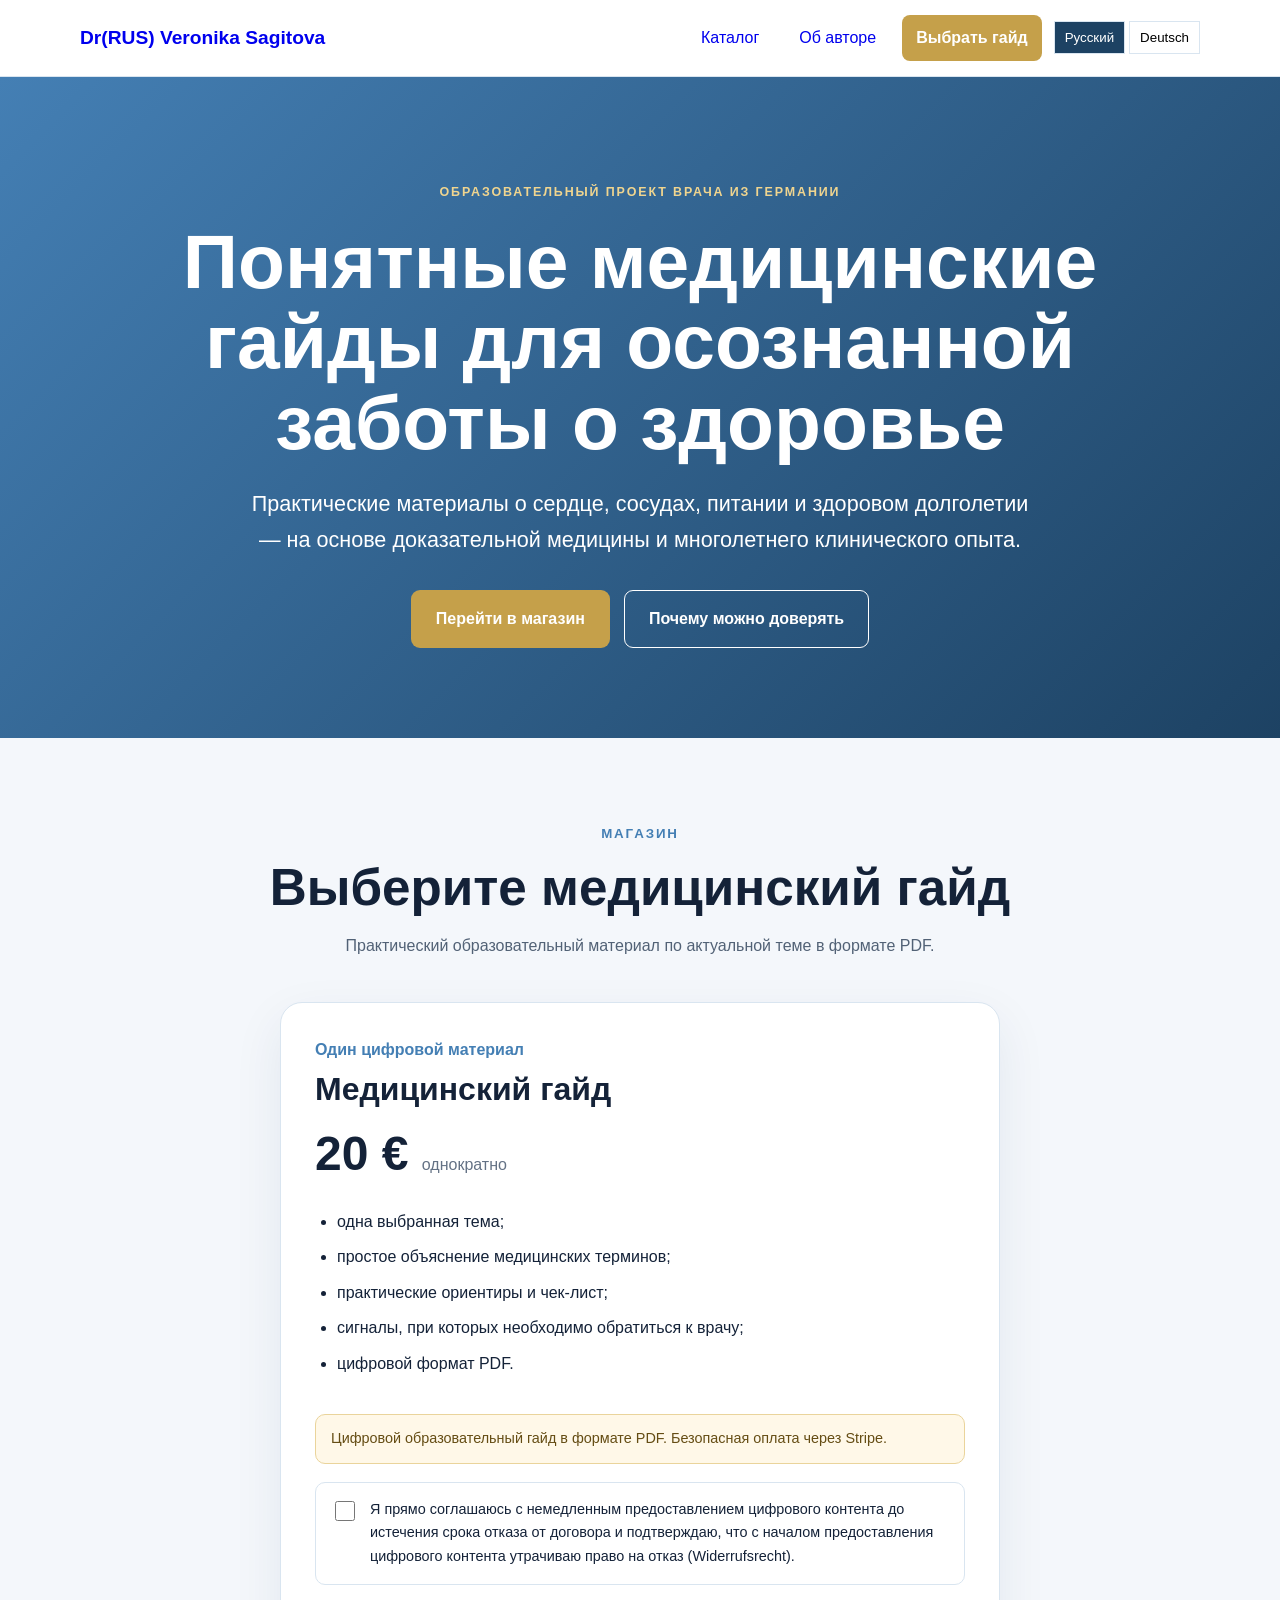
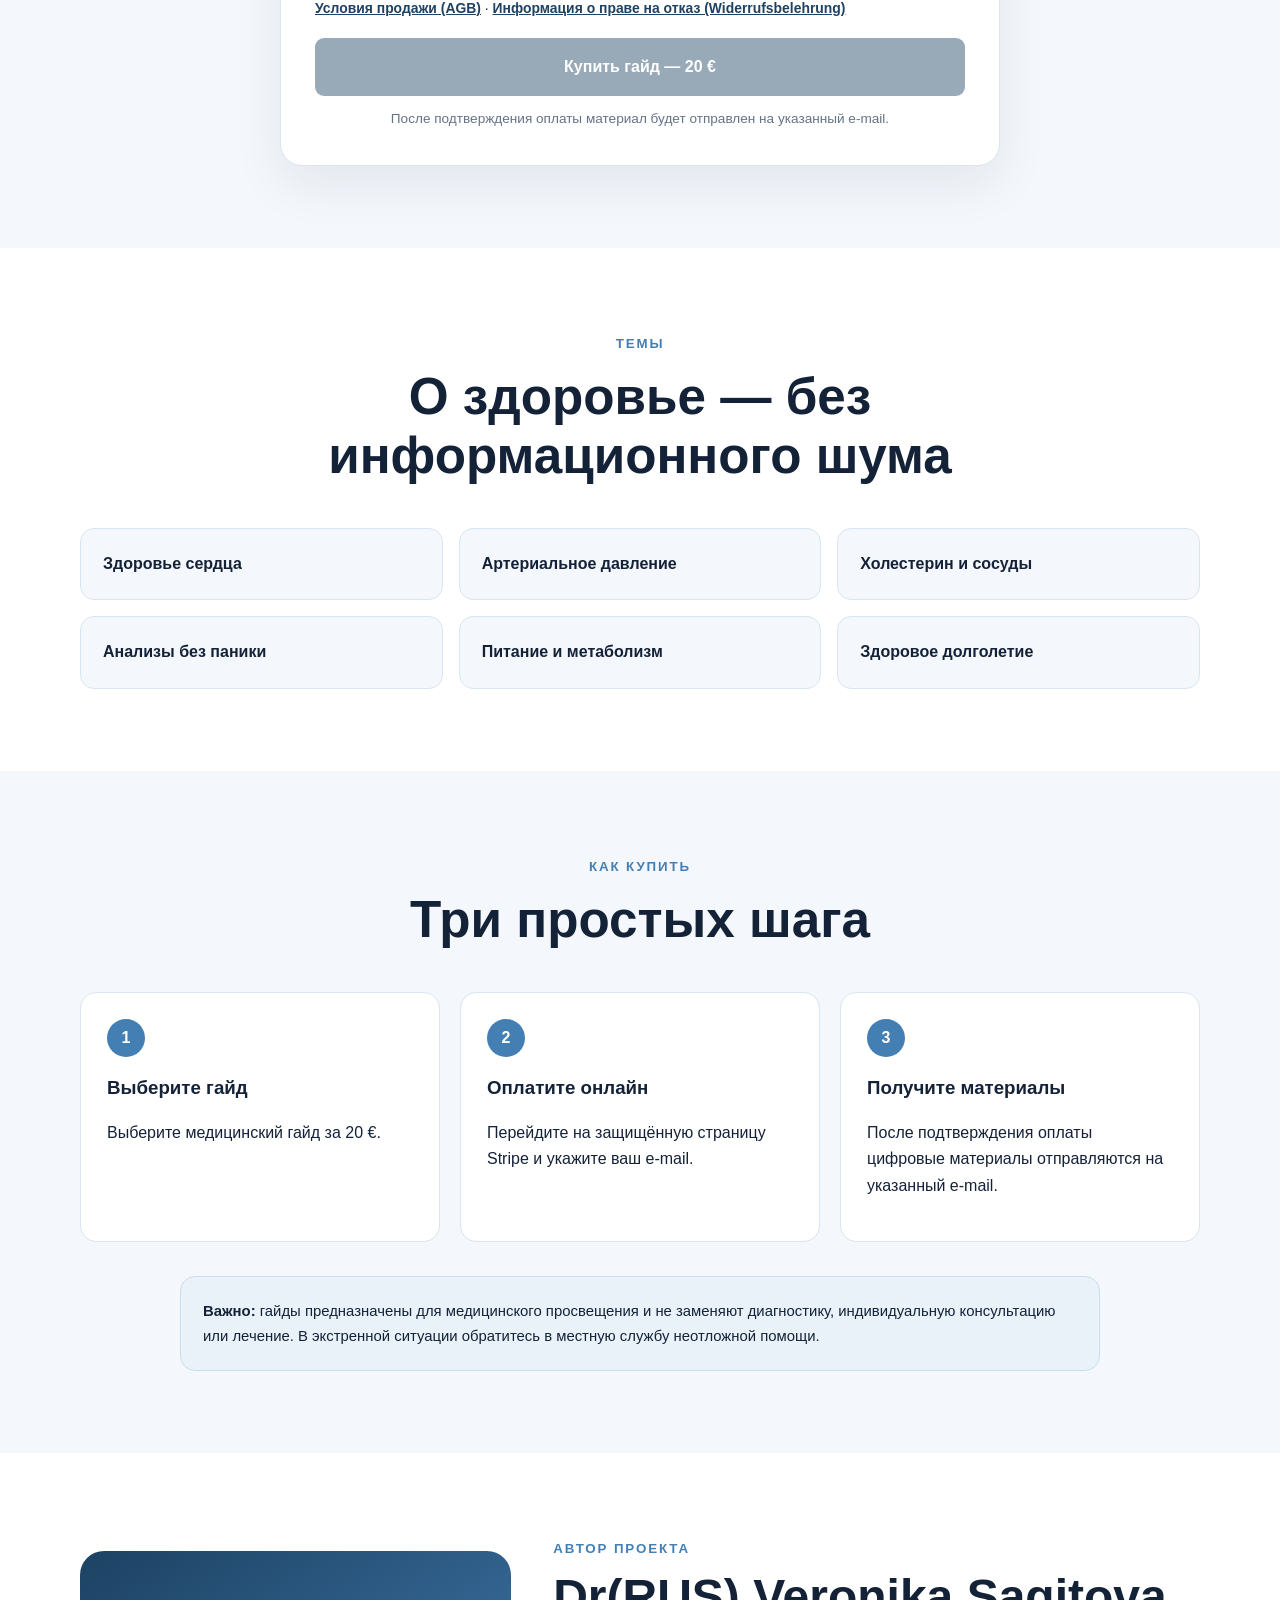
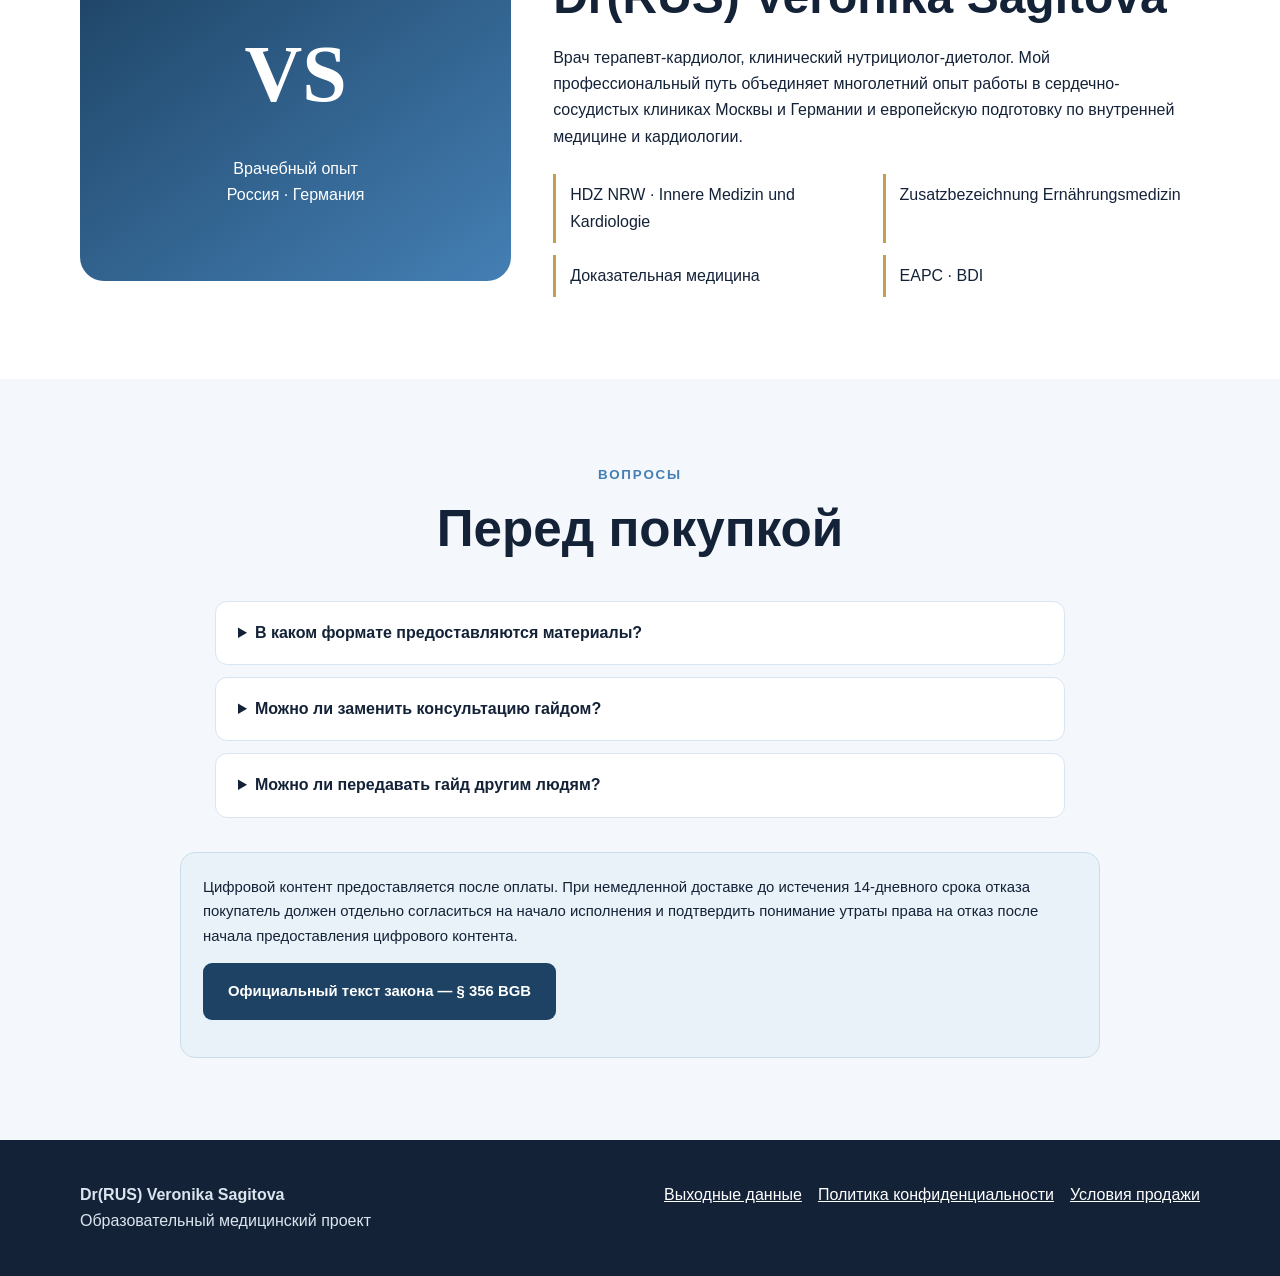
<file: landing/index.html>
<!DOCTYPE html>
<html lang="ru"><head><meta charset="UTF-8"><meta name="viewport" content="width=device-width,initial-scale=1">
<title>Магазин медицинских гайдов | Dr(RUS) Veronika Sagitova</title>
<meta name="description" content="Медицинские гайды и тематические сборники о здоровье сердца, сосудах, питании и долголетии от опытного врача из Германии.">
<style>
:root{--ink:#142238;--blue:#447fb4;--deep:#1d4263;--gold:#c5a04a;--paper:#f4f7fb;--white:#fff;--line:#d9e5f0}*{box-sizing:border-box}html{scroll-behavior:smooth}body{margin:0;font-family:-apple-system,BlinkMacSystemFont,"Segoe UI",sans-serif;color:var(--ink);background:var(--paper);line-height:1.65}.wrap{width:min(1120px,calc(100% - 40px));margin:auto}.top{position:sticky;top:0;z-index:10;background:rgba(255,255,255,.96);border-bottom:1px solid var(--line);backdrop-filter:blur(12px)}.top .wrap{min-height:76px;display:flex;align-items:center;justify-content:space-between;gap:24px}.brand{text-decoration:none;font-size:1.2rem;font-weight:800;white-space:nowrap}.nav{display:flex;align-items:center;gap:12px;flex-wrap:wrap}.nav a{text-decoration:none;padding:10px 14px;border-radius:8px}.nav .buy{color:#fff;background:var(--gold);font-weight:800}.hero{padding:105px 0 90px;background:linear-gradient(135deg,var(--blue),var(--deep));color:#fff;text-align:center}.eyebrow{text-transform:uppercase;letter-spacing:.15em;font-weight:800;font-size:.78rem;color:#f0d58f}.hero h1{font-size:clamp(2.35rem,6vw,4.8rem);line-height:1.05;max-width:920px;margin:18px auto 24px}.hero p{font-size:clamp(1.05rem,2.2vw,1.35rem);max-width:780px;margin:0 auto 32px}.actions{display:flex;justify-content:center;gap:14px;flex-wrap:wrap}.btn{display:inline-block;padding:15px 24px;border-radius:9px;text-decoration:none;font-weight:800;text-align:center;border:1px solid transparent}.btn-primary{background:var(--gold);color:#fff}.btn-secondary{border-color:#fff;color:#fff}.section{padding:82px 0}.white{background:#fff}.heading{text-align:center;max-width:780px;margin:0 auto 42px}.heading small,.doctor-copy small{color:var(--blue);font-weight:800;text-transform:uppercase;letter-spacing:.14em}.heading h2{font-size:clamp(2rem,4vw,3.2rem);line-height:1.15;margin:12px 0}.heading p{color:#526276}.products{display:grid;grid-template-columns:repeat(2,minmax(0,1fr));gap:26px}.card{background:#fff;border:1px solid var(--line);border-radius:22px;padding:34px;box-shadow:0 18px 50px rgba(24,54,86,.08);display:flex;flex-direction:column}.card.featured{border:2px solid var(--gold);position:relative}.badge{position:absolute;top:-15px;right:24px;background:var(--gold);color:#fff;border-radius:30px;padding:7px 15px;font-size:.82rem;font-weight:800}.card-kicker{color:var(--blue);font-weight:800}.card h2{font-size:2rem;line-height:1.15;margin:8px 0}.price{font-size:3rem;line-height:1;font-weight:900;margin:14px 0 22px}.price small{font-size:1rem;color:#647285;font-weight:500}.card ul{padding-left:22px;margin:0 0 28px}.card li{margin:9px 0}.card .btn{margin-top:auto;background:var(--deep);color:#fff;width:100%}.featured .btn{background:var(--gold)}.micro{font-size:.85rem;color:#657386;text-align:center;margin:12px 0 0}.pending{background:#fff8e8;border:1px solid #ead49b;color:#654d14;border-radius:10px;padding:12px 15px;margin:0 0 18px;font-size:.9rem}.topics{display:grid;grid-template-columns:repeat(3,minmax(0,1fr));gap:16px}.topic{background:var(--paper);border:1px solid var(--line);padding:22px;border-radius:14px;font-weight:750}.steps{display:grid;grid-template-columns:repeat(3,minmax(0,1fr));gap:20px}.step{background:#fff;border:1px solid var(--line);border-radius:16px;padding:26px}.step span{display:inline-grid;place-items:center;width:38px;height:38px;border-radius:50%;background:var(--blue);color:#fff;font-weight:900}.step h3{margin:16px 0 8px}.doctor{display:grid;grid-template-columns:.8fr 1.2fr;gap:42px;align-items:center}.doctor-mark{min-height:330px;border-radius:24px;background:linear-gradient(145deg,var(--deep),var(--blue));display:grid;place-items:center;color:#fff;text-align:center;padding:34px}.doctor-mark strong{font-family:Georgia,serif;font-size:5rem}.doctor-copy h2{font-size:clamp(2rem,4vw,3rem);line-height:1.15;margin:8px 0 20px}.trust{display:grid;grid-template-columns:repeat(2,minmax(0,1fr));gap:12px;margin-top:24px}.trust div{border-left:3px solid var(--gold);padding:8px 14px;background:#fff}.note{background:#eaf2f9;border:1px solid #cbddeb;border-radius:15px;padding:22px;max-width:920px;margin:34px auto 0;font-size:.93rem}.faq{max-width:850px;margin:auto}.faq details{background:#fff;border:1px solid var(--line);border-radius:12px;padding:18px 22px;margin:12px 0}.faq summary{cursor:pointer;font-weight:800}.faq p{color:#526276}.footer{padding:42px 0;background:var(--ink);color:#dbe5ee}.footer .wrap{display:flex;justify-content:space-between;gap:28px;flex-wrap:wrap}.legal{display:flex;gap:16px;flex-wrap:wrap}.legal a{color:#fff}.language-switch{display:flex;gap:4px}.language-switch button{border:1px solid var(--line);background:#fff;padding:8px 10px;cursor:pointer}.language-switch .active{background:var(--deep);color:#fff}@media(max-width:800px){.products,.doctor,.steps{grid-template-columns:1fr}.topics{grid-template-columns:repeat(2,1fr)}.nav>a:not(.buy){display:none}.hero{padding:78px 0 68px}.section{padding:62px 0}.card{padding:27px}.trust{grid-template-columns:1fr}}@media(max-width:480px){.wrap{width:min(100% - 24px,1120px)}.brand{font-size:.92rem}.nav{gap:5px}.nav .buy{padding:9px}.topics{grid-template-columns:1fr}.top .wrap{min-height:68px}.price{font-size:2.5rem}}
.products{grid-template-columns:minmax(0,720px);justify-content:center}.consent{display:flex;align-items:flex-start;gap:12px;margin:0 0 12px;padding:15px;border:1px solid var(--line);border-radius:10px;background:#fff;font-size:.9rem}.consent input{width:20px;height:20px;flex:0 0 auto;margin-top:3px;accent-color:var(--deep)}.consent-links{font-size:.87rem;margin:0 0 18px}.consent-links a{color:var(--deep);font-weight:700}.btn[aria-disabled="true"]{opacity:.45;cursor:not-allowed;pointer-events:none}
</style></head><body id="top">
<header class="top"><div class="wrap"><a class="brand" href="../">Dr(RUS) Veronika Sagitova</a><nav class="nav"><a href="#catalog">Каталог</a><a href="#author">Об авторе</a><a class="buy" href="#catalog">Выбрать гайд</a></nav></div></header>
<main>
<section class="hero"><div class="wrap"><div class="eyebrow">Образовательный проект врача из Германии</div><h1>Понятные медицинские гайды для осознанной заботы о здоровье</h1><p>Практические материалы о сердце, сосудах, питании и здоровом долголетии — на основе доказательной медицины и многолетнего клинического опыта.</p><div class="actions"><a class="btn btn-primary" href="#catalog">Перейти в магазин</a><a class="btn btn-secondary" href="#author">Почему можно доверять</a></div></div></section>
<section class="section" id="catalog"><div class="wrap"><div class="heading"><small>Магазин</small><h2>Выберите медицинский гайд</h2><p>Практический образовательный материал по актуальной теме в формате PDF.</p></div><div class="products">
<article class="card" id="guide"><div class="card-kicker">Один цифровой материал</div><h2>Медицинский гайд</h2><div class="price">20 € <small>однократно</small></div><ul><li>одна выбранная тема;</li><li>простое объяснение медицинских терминов;</li><li>практические ориентиры и чек-лист;</li><li>сигналы, при которых необходимо обратиться к врачу;</li><li>цифровой формат PDF.</li></ul><div class="pending">Цифровой образовательный гайд в формате PDF. Безопасная оплата через Stripe.</div><label class="consent"><input type="checkbox" data-guide-consent><span>Я прямо соглашаюсь с немедленным предоставлением цифрового контента до истечения срока отказа от договора и подтверждаю, что с началом предоставления цифрового контента утрачиваю право на отказ (Widerrufsrecht).</span></label><p class="consent-links"><a href="../terms.html?back=landing">Условия продажи (AGB)</a> · <a data-withdrawal-link href="../terms.html?back=landing#withdrawal-ru">Информация о праве на отказ (Widerrufsbelehrung)</a></p><a class="btn" data-guide-payment href="https://buy.stripe.com/7sYdR24ki4k7djp3LY6Na03" target="_blank" rel="noopener" aria-disabled="true" tabindex="-1">Купить гайд — 20 €</a><p class="micro">После подтверждения оплаты материал будет отправлен на указанный e-mail.</p></article>
</div></div></section>
<section class="section white"><div class="wrap"><div class="heading"><small>Темы</small><h2>О здоровье — без информационного шума</h2></div><div class="topics"><div class="topic">Здоровье сердца</div><div class="topic">Артериальное давление</div><div class="topic">Холестерин и сосуды</div><div class="topic">Анализы без паники</div><div class="topic">Питание и метаболизм</div><div class="topic">Здоровое долголетие</div></div></div></section>
<section class="section"><div class="wrap"><div class="heading"><small>Как купить</small><h2>Три простых шага</h2></div><div class="steps"><div class="step"><span>1</span><h3>Выберите гайд</h3><p>Выберите медицинский гайд за 20 €.</p></div><div class="step"><span>2</span><h3>Оплатите онлайн</h3><p>Перейдите на защищённую страницу Stripe и укажите ваш e-mail.</p></div><div class="step"><span>3</span><h3>Получите материалы</h3><p>После подтверждения оплаты цифровые материалы отправляются на указанный e-mail.</p></div></div><div class="note"><strong>Важно:</strong> гайды предназначены для медицинского просвещения и не заменяют диагностику, индивидуальную консультацию или лечение. В экстренной ситуации обратитесь в местную службу неотложной помощи.</div></div></section>
<section class="section white" id="author"><div class="wrap doctor"><div class="doctor-mark"><div><strong>VS</strong><p>Врачебный опыт<br>Россия · Германия</p></div></div><div class="doctor-copy"><small>Автор проекта</small><h2>Dr(RUS) Veronika Sagitova</h2><p>Врач терапевт-кардиолог, клинический нутрициолог-диетолог. Мой профессиональный путь объединяет многолетний опыт работы в сердечно-сосудистых клиниках Москвы и Германии и европейскую подготовку по внутренней медицине и кардиологии.</p><div class="trust"><div>HDZ NRW · Innere Medizin und Kardiologie</div><div>Zusatzbezeichnung Ernährungsmedizin</div><div>Доказательная медицина</div><div>EAPC · BDI</div></div></div></div></section>
<section class="section"><div class="wrap"><div class="heading"><small>Вопросы</small><h2>Перед покупкой</h2></div><div class="faq"><details><summary>В каком формате предоставляются материалы?</summary><p>Это цифровые материалы в формате PDF. Для их получения необходимо указать действующий e-mail.</p></details><details><summary>Можно ли заменить консультацию гайдом?</summary><p>Нет. Гайд носит образовательный характер и не учитывает вашу полную медицинскую историю, результаты осмотра и индивидуальные противопоказания.</p></details><details><summary>Можно ли передавать гайд другим людям?</summary><p>Материалы защищены авторским правом и предназначены только для личного использования покупателем.</p></details></div><div class="note">Цифровой контент предоставляется после оплаты. При немедленной доставке до истечения 14-дневного срока отказа покупатель должен отдельно согласиться на начало исполнения и подтвердить понимание утраты права на отказ после начала предоставления цифрового контента.<p><a class="btn" href="https://www.gesetze-im-internet.de/bgb/__356.html" target="_blank" rel="noopener" style="background:var(--deep);color:#fff">Официальный текст закона — § 356 BGB</a></p></div></div></section>
</main><footer class="footer"><div class="wrap"><div><strong>Dr(RUS) Veronika Sagitova</strong><div>Образовательный медицинский проект</div></div><div class="legal"><a href="../impressum.html?back=landing">Выходные данные</a><a href="../datenschutz.html?back=landing">Политика конфиденциальности</a><a href="../terms.html?back=landing">Условия продажи</a></div></div></footer><script src="i18n-landing.js?v=guide-only-20260920"></script><script>(()=>{const checkbox=document.querySelector('[data-guide-consent]');const payment=document.querySelector('[data-guide-payment]');if(!checkbox||!payment)return;const sync=()=>{const enabled=checkbox.checked;payment.setAttribute('aria-disabled',String(!enabled));payment.tabIndex=enabled?0:-1};checkbox.addEventListener('change',sync);payment.addEventListener('click',event=>{if(!checkbox.checked)event.preventDefault()});sync()})();</script></body></html>
</file>
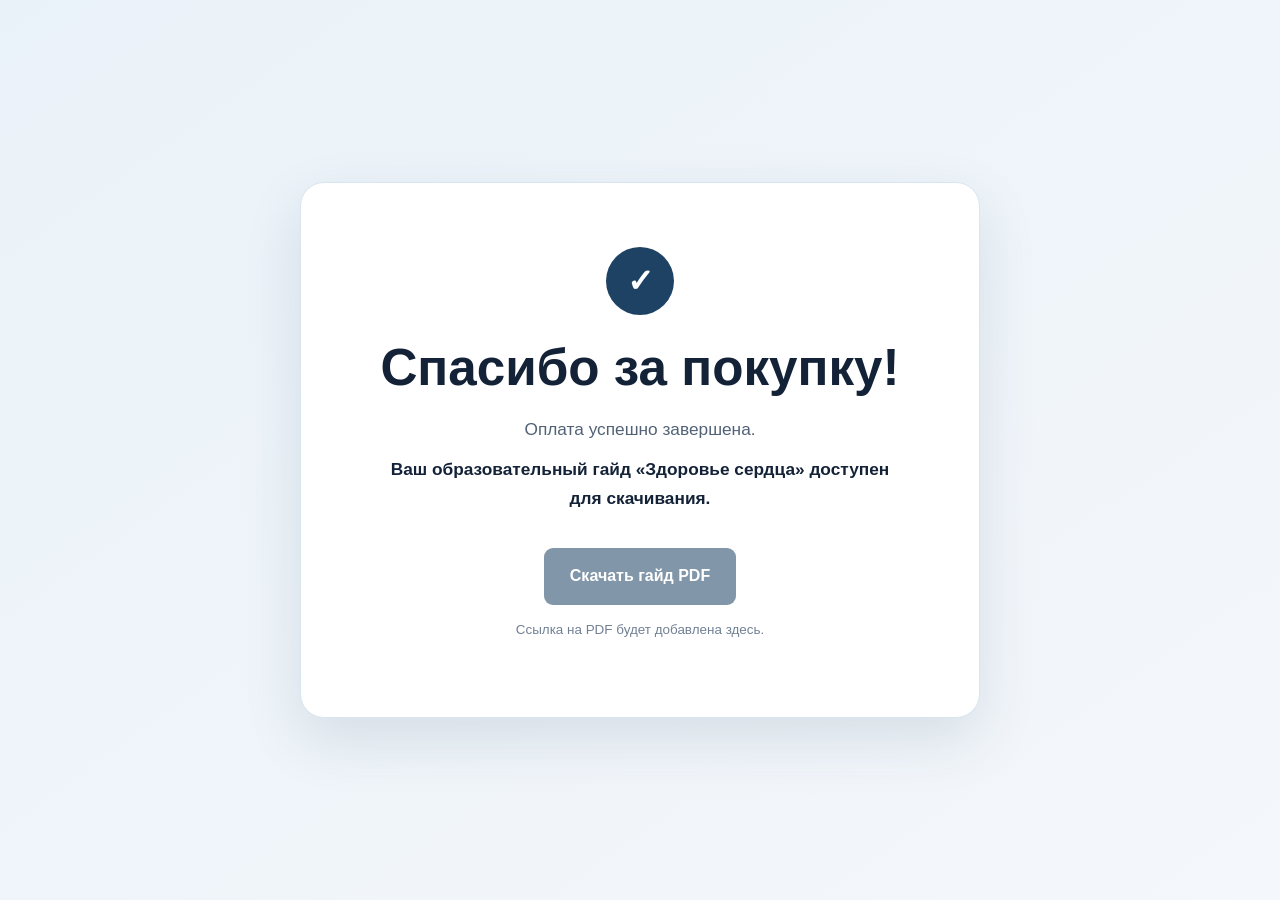
<file: guide/heart-success/index.html>
<!doctype html>
<html lang="ru">
<head>
  <meta charset="utf-8">
  <meta name="viewport" content="width=device-width, initial-scale=1">
  <meta name="robots" content="noindex, nofollow, noarchive">
  <title>Спасибо за покупку | Dr(RUS) Veronika Sagitova</title>
  <style>
    :root{--ink:#142238;--deep:#1d4263;--blue:#447fb4;--gold:#c5a04a;--paper:#f4f7fb;--white:#fff;--line:#d9e5f0}
    *{box-sizing:border-box}
    body{margin:0;min-height:100vh;display:grid;place-items:center;padding:28px;background:linear-gradient(145deg,#eaf2f9,var(--paper));color:var(--ink);font-family:-apple-system,BlinkMacSystemFont,"Segoe UI",sans-serif;line-height:1.65}
    main{width:min(680px,100%);background:var(--white);border:1px solid var(--line);border-radius:24px;padding:clamp(32px,7vw,64px);text-align:center;box-shadow:0 22px 60px rgba(24,54,86,.12)}
    .mark{width:68px;height:68px;display:grid;place-items:center;margin:0 auto 24px;border-radius:50%;background:var(--deep);color:var(--white);font-size:2rem;font-weight:800}
    h1{margin:0 0 18px;font-size:clamp(2rem,6vw,3.2rem);line-height:1.12}
    p{margin:0 auto 12px;max-width:520px;color:#526276;font-size:1.08rem}
    .guide{color:var(--ink);font-weight:750}
    .download{display:inline-block;margin-top:24px;padding:15px 26px;border-radius:9px;background:var(--deep);color:var(--white);font-weight:800;text-decoration:none;opacity:.55;cursor:not-allowed}
    .note{margin-top:14px;font-size:.84rem;color:#718094}
  </style>
</head>
<body>
  <main>
    <div class="mark" aria-hidden="true">✓</div>
    <h1>Спасибо за покупку!</h1>
    <p>Оплата успешно завершена.</p>
    <p class="guide">Ваш образовательный гайд «Здоровье сердца» доступен для скачивания.</p>
    <span class="download" aria-disabled="true">Скачать гайд PDF</span>
    <p class="note">Ссылка на PDF будет добавлена здесь.</p>
  </main>
</body>
</html>
</file>
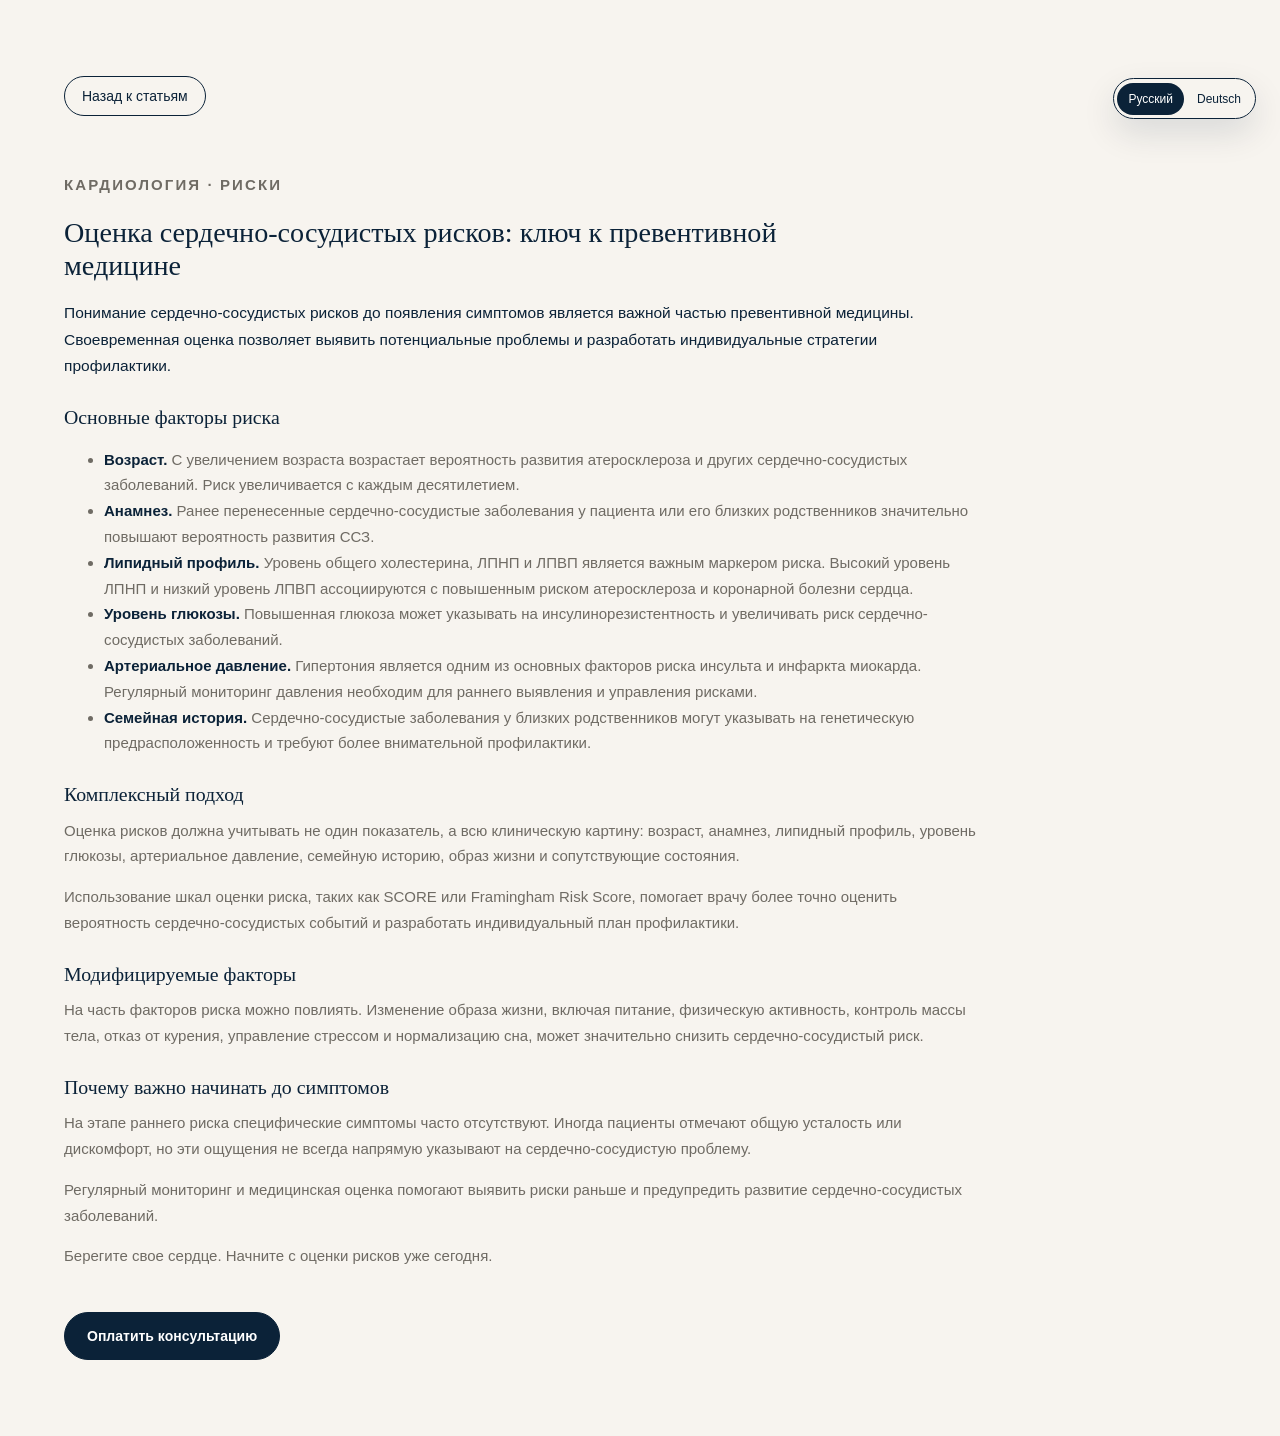
<file: article-cardiovascular-risk.html>
<!DOCTYPE html>
<html lang="ru">
<head>
  <meta charset="UTF-8">
  <meta name="viewport" content="width=device-width, initial-scale=1.0">
  <title>Оценка сердечно-сосудистых рисков | Dr(RUS) Veronika Sagitova</title>
  <meta name="description" content="Оценка сердечно-сосудистых рисков: возраст, анамнез, липидный профиль, глюкоза, давление, семейная история и индивидуальная профилактика.">
  <meta name="robots" content="index, follow">
  <link rel="stylesheet" href="styles.css?v=lang-header-20260525">
</head>
<body>
  <main class="legal-page article-page">
    <a class="legal-back" href="index.html#journal">Назад к статьям</a>
    <article class="legal-content article-content">
      <p class="section-kicker">Кардиология · Риски</p>
      <h1 class="article-title">Оценка сердечно-сосудистых рисков: ключ к превентивной медицине</h1>

      <p class="article-lead">Понимание сердечно-сосудистых рисков до появления симптомов является важной частью превентивной медицины. Своевременная оценка позволяет выявить потенциальные проблемы и разработать индивидуальные стратегии профилактики.</p>

      <h2>Основные факторы риска</h2>
      <ul>
        <li><strong>Возраст.</strong> С увеличением возраста возрастает вероятность развития атеросклероза и других сердечно-сосудистых заболеваний. Риск увеличивается с каждым десятилетием.</li>
        <li><strong>Анамнез.</strong> Ранее перенесенные сердечно-сосудистые заболевания у пациента или его близких родственников значительно повышают вероятность развития ССЗ.</li>
        <li><strong>Липидный профиль.</strong> Уровень общего холестерина, ЛПНП и ЛПВП является важным маркером риска. Высокий уровень ЛПНП и низкий уровень ЛПВП ассоциируются с повышенным риском атеросклероза и коронарной болезни сердца.</li>
        <li><strong>Уровень глюкозы.</strong> Повышенная глюкоза может указывать на инсулинорезистентность и увеличивать риск сердечно-сосудистых заболеваний.</li>
        <li><strong>Артериальное давление.</strong> Гипертония является одним из основных факторов риска инсульта и инфаркта миокарда. Регулярный мониторинг давления необходим для раннего выявления и управления рисками.</li>
        <li><strong>Семейная история.</strong> Сердечно-сосудистые заболевания у близких родственников могут указывать на генетическую предрасположенность и требуют более внимательной профилактики.</li>
      </ul>

      <h2>Комплексный подход</h2>
      <p>Оценка рисков должна учитывать не один показатель, а всю клиническую картину: возраст, анамнез, липидный профиль, уровень глюкозы, артериальное давление, семейную историю, образ жизни и сопутствующие состояния.</p>
      <p>Использование шкал оценки риска, таких как SCORE или Framingham Risk Score, помогает врачу более точно оценить вероятность сердечно-сосудистых событий и разработать индивидуальный план профилактики.</p>

      <h2>Модифицируемые факторы</h2>
      <p>На часть факторов риска можно повлиять. Изменение образа жизни, включая питание, физическую активность, контроль массы тела, отказ от курения, управление стрессом и нормализацию сна, может значительно снизить сердечно-сосудистый риск.</p>

      <h2>Почему важно начинать до симптомов</h2>
      <p>На этапе раннего риска специфические симптомы часто отсутствуют. Иногда пациенты отмечают общую усталость или дискомфорт, но эти ощущения не всегда напрямую указывают на сердечно-сосудистую проблему.</p>
      <p>Регулярный мониторинг и медицинская оценка помогают выявить риски раньше и предупредить развитие сердечно-сосудистых заболеваний.</p>

      <p>Берегите свое сердце. Начните с оценки рисков уже сегодня.</p>

      <a class="btn btn-dark article-cta" href="https://veronikasagitova.com/landing/?utm_source=ig&amp;utm_medium=social&amp;utm_content=link_in_bio&amp;fbclid=PAZXh0bgNhZW0CMTEAc3J0YwZhcHBfaWQPOTM2NjE5NzQzMzkyNDU5AAGnJpTgGFJQ4SmEwhe1wNBHJIah6y3fcQgU674X47YEKVoFsJYJ4wCbXHBNDTA_aem_5a9anpD4n6XMKuFbz25wpg" target="_blank" rel="noopener">Оплатить консультацию</a>
    </article>
  </main>
  <script src="i18n.js?v=de-bdi-20260525"></script>
</body>
</html>
</file>
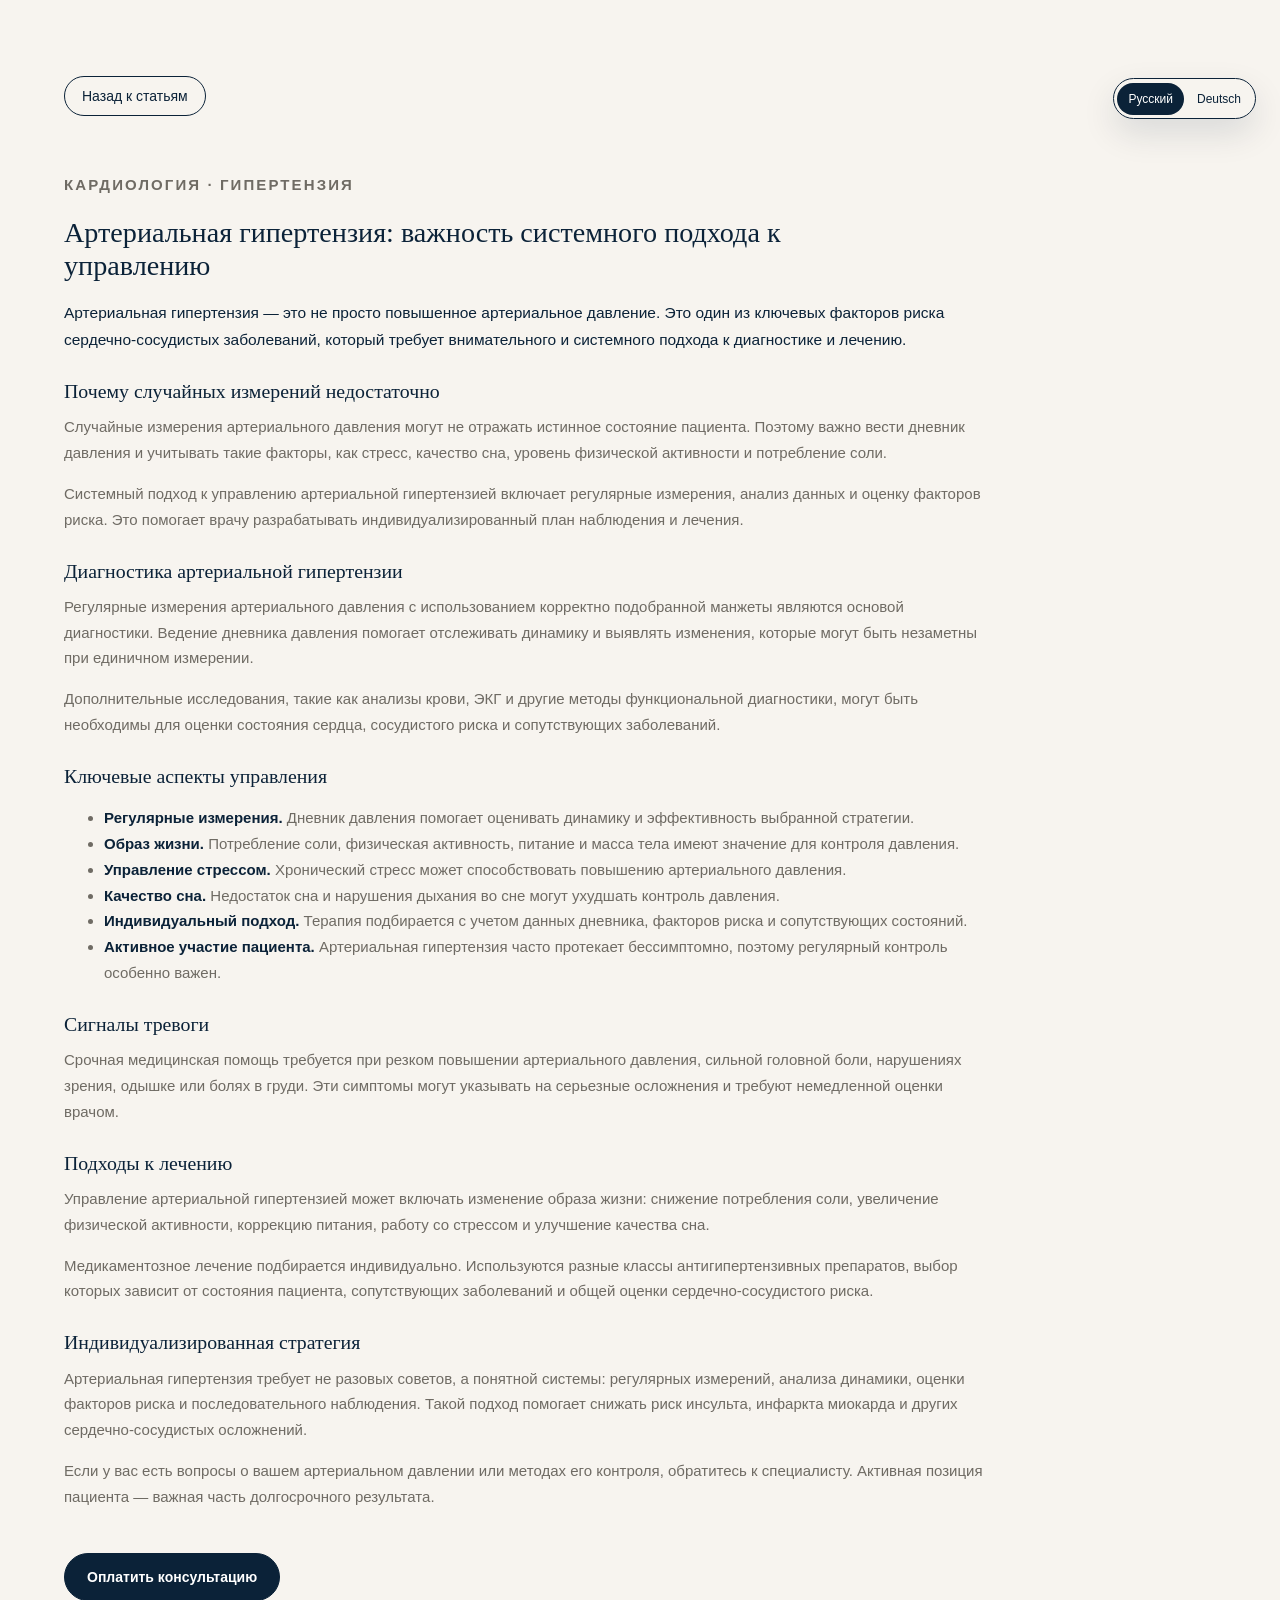
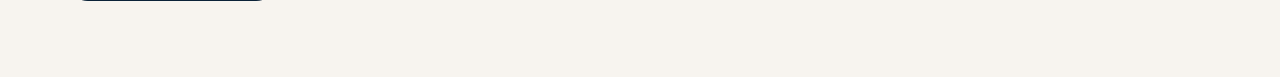
<file: article-hypertension.html>
<!DOCTYPE html>
<html lang="ru">
<head>
  <meta charset="UTF-8">
  <meta name="viewport" content="width=device-width, initial-scale=1.0">
  <title>Артериальная гипертензия | Dr(RUS) Veronika Sagitova</title>
  <meta name="description" content="Артериальная гипертензия: диагностика, дневник давления, факторы образа жизни, сигналы тревоги и системный подход к управлению давлением.">
  <meta name="robots" content="index, follow">
  <link rel="stylesheet" href="styles.css?v=lang-header-20260525">
</head>
<body>
  <main class="legal-page article-page">
    <a class="legal-back" href="index.html#journal">Назад к статьям</a>
    <article class="legal-content article-content">
      <p class="section-kicker">Кардиология · Гипертензия</p>
      <h1 class="article-title">Артериальная гипертензия: важность системного подхода к управлению</h1>

      <p class="article-lead">Артериальная гипертензия — это не просто повышенное артериальное давление. Это один из ключевых факторов риска сердечно-сосудистых заболеваний, который требует внимательного и системного подхода к диагностике и лечению.</p>

      <h2>Почему случайных измерений недостаточно</h2>
      <p>Случайные измерения артериального давления могут не отражать истинное состояние пациента. Поэтому важно вести дневник давления и учитывать такие факторы, как стресс, качество сна, уровень физической активности и потребление соли.</p>
      <p>Системный подход к управлению артериальной гипертензией включает регулярные измерения, анализ данных и оценку факторов риска. Это помогает врачу разрабатывать индивидуализированный план наблюдения и лечения.</p>

      <h2>Диагностика артериальной гипертензии</h2>
      <p>Регулярные измерения артериального давления с использованием корректно подобранной манжеты являются основой диагностики. Ведение дневника давления помогает отслеживать динамику и выявлять изменения, которые могут быть незаметны при единичном измерении.</p>
      <p>Дополнительные исследования, такие как анализы крови, ЭКГ и другие методы функциональной диагностики, могут быть необходимы для оценки состояния сердца, сосудистого риска и сопутствующих заболеваний.</p>

      <h2>Ключевые аспекты управления</h2>
      <ul>
        <li><strong>Регулярные измерения.</strong> Дневник давления помогает оценивать динамику и эффективность выбранной стратегии.</li>
        <li><strong>Образ жизни.</strong> Потребление соли, физическая активность, питание и масса тела имеют значение для контроля давления.</li>
        <li><strong>Управление стрессом.</strong> Хронический стресс может способствовать повышению артериального давления.</li>
        <li><strong>Качество сна.</strong> Недостаток сна и нарушения дыхания во сне могут ухудшать контроль давления.</li>
        <li><strong>Индивидуальный подход.</strong> Терапия подбирается с учетом данных дневника, факторов риска и сопутствующих состояний.</li>
        <li><strong>Активное участие пациента.</strong> Артериальная гипертензия часто протекает бессимптомно, поэтому регулярный контроль особенно важен.</li>
      </ul>

      <h2>Сигналы тревоги</h2>
      <p>Срочная медицинская помощь требуется при резком повышении артериального давления, сильной головной боли, нарушениях зрения, одышке или болях в груди. Эти симптомы могут указывать на серьезные осложнения и требуют немедленной оценки врачом.</p>

      <h2>Подходы к лечению</h2>
      <p>Управление артериальной гипертензией может включать изменение образа жизни: снижение потребления соли, увеличение физической активности, коррекцию питания, работу со стрессом и улучшение качества сна.</p>
      <p>Медикаментозное лечение подбирается индивидуально. Используются разные классы антигипертензивных препаратов, выбор которых зависит от состояния пациента, сопутствующих заболеваний и общей оценки сердечно-сосудистого риска.</p>

      <h2>Индивидуализированная стратегия</h2>
      <p>Артериальная гипертензия требует не разовых советов, а понятной системы: регулярных измерений, анализа динамики, оценки факторов риска и последовательного наблюдения. Такой подход помогает снижать риск инсульта, инфаркта миокарда и других сердечно-сосудистых осложнений.</p>
      <p>Если у вас есть вопросы о вашем артериальном давлении или методах его контроля, обратитесь к специалисту. Активная позиция пациента — важная часть долгосрочного результата.</p>

      <a class="btn btn-dark article-cta" href="https://veronikasagitova.com/landing/?utm_source=ig&amp;utm_medium=social&amp;utm_content=link_in_bio&amp;fbclid=PAZXh0bgNhZW0CMTEAc3J0YwZhcHBfaWQPOTM2NjE5NzQzMzkyNDU5AAGnJpTgGFJQ4SmEwhe1wNBHJIah6y3fcQgU674X47YEKVoFsJYJ4wCbXHBNDTA_aem_5a9anpD4n6XMKuFbz25wpg" target="_blank" rel="noopener">Оплатить консультацию</a>
    </article>
  </main>
  <script src="i18n.js?v=de-bdi-20260525"></script>
</body>
</html>
</file>
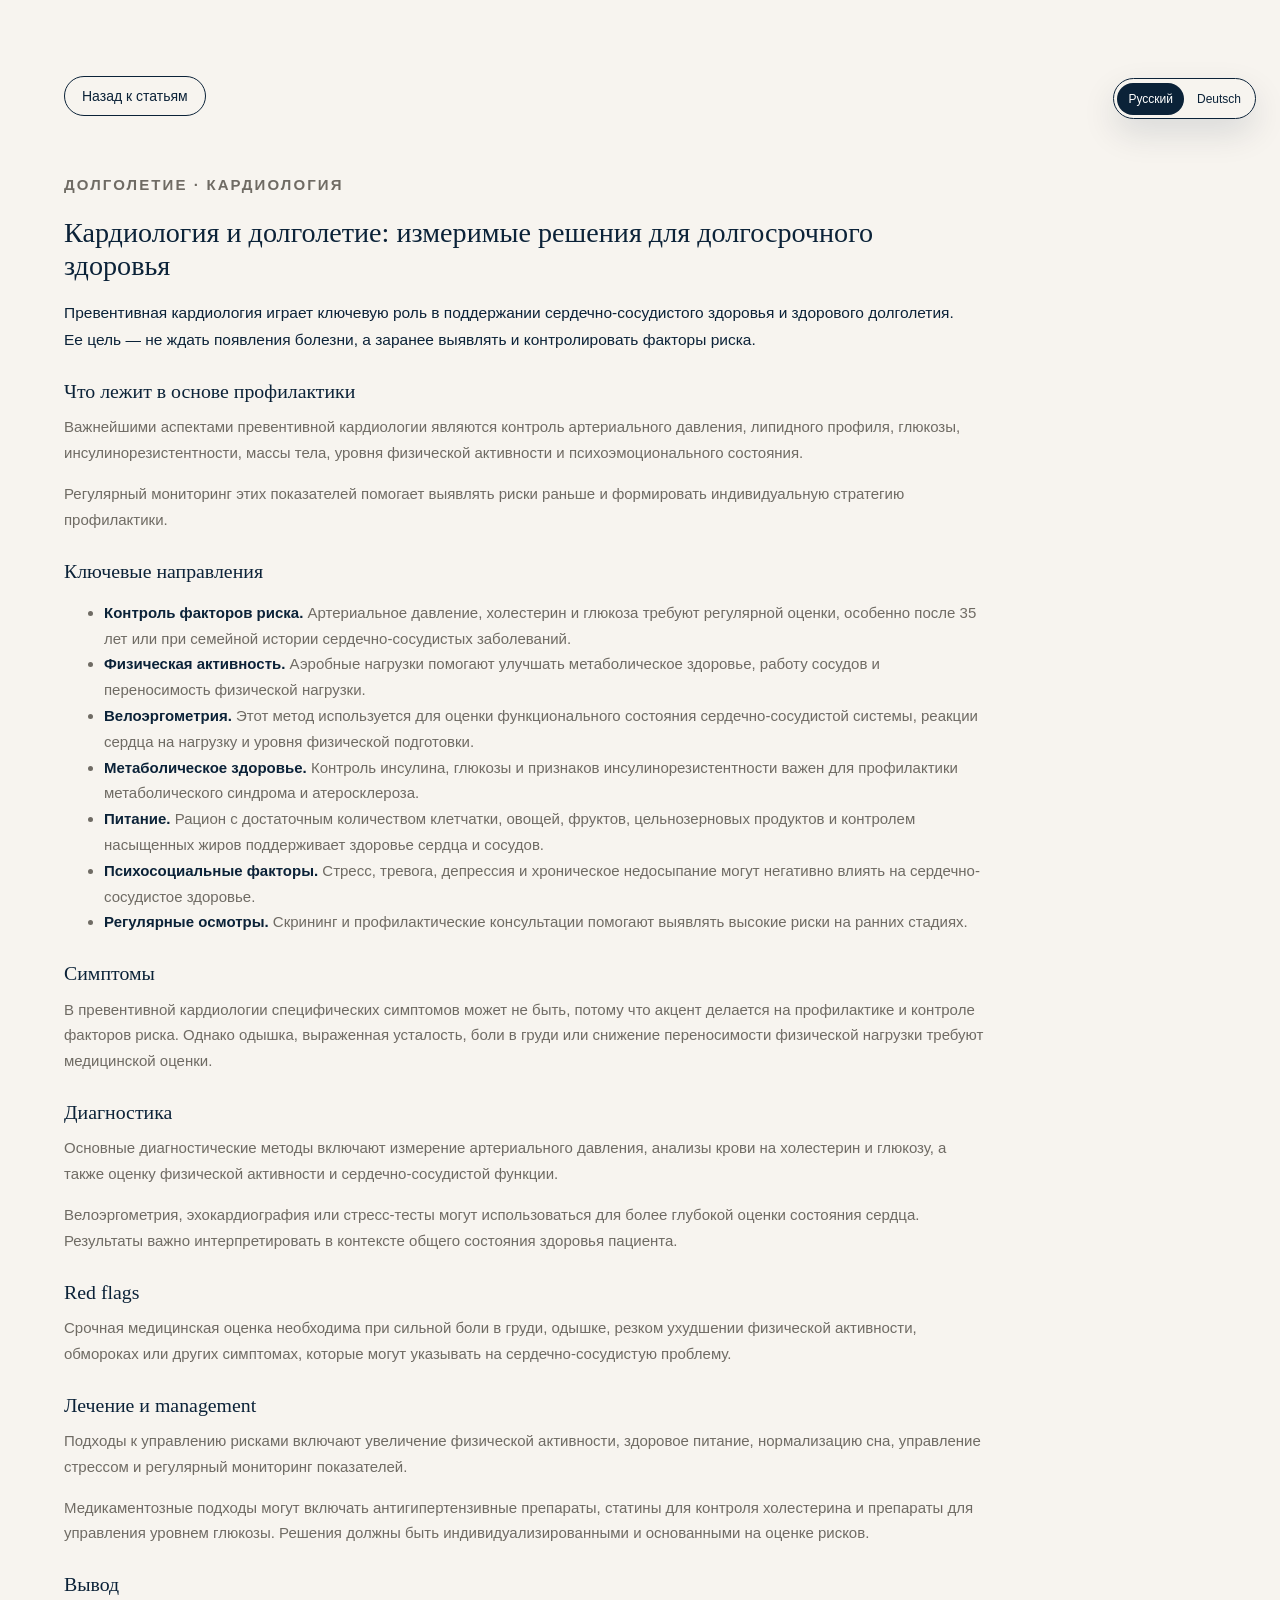
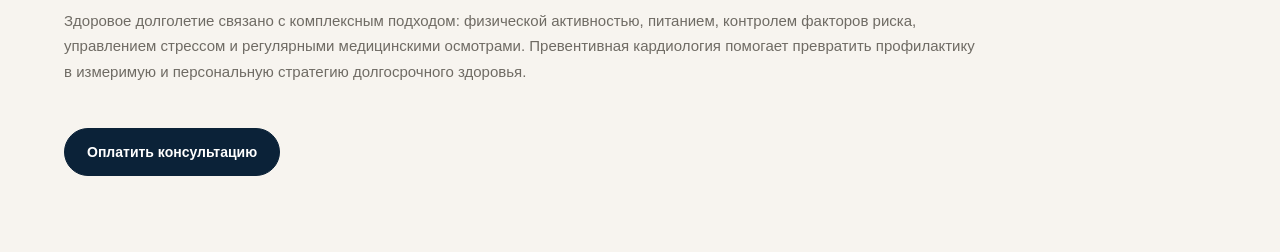
<file: article-longevity.html>
<!DOCTYPE html>
<html lang="ru">
<head>
  <meta charset="UTF-8">
  <meta name="viewport" content="width=device-width, initial-scale=1.0">
  <title>Кардиология и долголетие | Dr(RUS) Veronika Sagitova</title>
  <meta name="description" content="Превентивная кардиология и здоровое долголетие: контроль факторов риска, физическая активность, велоэргометрия, питание, стресс и регулярная диагностика.">
  <meta name="robots" content="index, follow">
  <link rel="stylesheet" href="styles.css?v=lang-header-20260525">
</head>
<body>
  <main class="legal-page article-page">
    <a class="legal-back" href="index.html#journal">Назад к статьям</a>
    <article class="legal-content article-content">
      <p class="section-kicker">Долголетие · Кардиология</p>
      <h1 class="article-title">Кардиология и долголетие: измеримые решения для долгосрочного здоровья</h1>

      <p class="article-lead">Превентивная кардиология играет ключевую роль в поддержании сердечно-сосудистого здоровья и здорового долголетия. Ее цель — не ждать появления болезни, а заранее выявлять и контролировать факторы риска.</p>

      <h2>Что лежит в основе профилактики</h2>
      <p>Важнейшими аспектами превентивной кардиологии являются контроль артериального давления, липидного профиля, глюкозы, инсулинорезистентности, массы тела, уровня физической активности и психоэмоционального состояния.</p>
      <p>Регулярный мониторинг этих показателей помогает выявлять риски раньше и формировать индивидуальную стратегию профилактики.</p>

      <h2>Ключевые направления</h2>
      <ul>
        <li><strong>Контроль факторов риска.</strong> Артериальное давление, холестерин и глюкоза требуют регулярной оценки, особенно после 35 лет или при семейной истории сердечно-сосудистых заболеваний.</li>
        <li><strong>Физическая активность.</strong> Аэробные нагрузки помогают улучшать метаболическое здоровье, работу сосудов и переносимость физической нагрузки.</li>
        <li><strong>Велоэргометрия.</strong> Этот метод используется для оценки функционального состояния сердечно-сосудистой системы, реакции сердца на нагрузку и уровня физической подготовки.</li>
        <li><strong>Метаболическое здоровье.</strong> Контроль инсулина, глюкозы и признаков инсулинорезистентности важен для профилактики метаболического синдрома и атеросклероза.</li>
        <li><strong>Питание.</strong> Рацион с достаточным количеством клетчатки, овощей, фруктов, цельнозерновых продуктов и контролем насыщенных жиров поддерживает здоровье сердца и сосудов.</li>
        <li><strong>Психосоциальные факторы.</strong> Стресс, тревога, депрессия и хроническое недосыпание могут негативно влиять на сердечно-сосудистое здоровье.</li>
        <li><strong>Регулярные осмотры.</strong> Скрининг и профилактические консультации помогают выявлять высокие риски на ранних стадиях.</li>
      </ul>

      <h2>Симптомы</h2>
      <p>В превентивной кардиологии специфических симптомов может не быть, потому что акцент делается на профилактике и контроле факторов риска. Однако одышка, выраженная усталость, боли в груди или снижение переносимости физической нагрузки требуют медицинской оценки.</p>

      <h2>Диагностика</h2>
      <p>Основные диагностические методы включают измерение артериального давления, анализы крови на холестерин и глюкозу, а также оценку физической активности и сердечно-сосудистой функции.</p>
      <p>Велоэргометрия, эхокардиография или стресс-тесты могут использоваться для более глубокой оценки состояния сердца. Результаты важно интерпретировать в контексте общего состояния здоровья пациента.</p>

      <h2>Red flags</h2>
      <p>Срочная медицинская оценка необходима при сильной боли в груди, одышке, резком ухудшении физической активности, обмороках или других симптомах, которые могут указывать на сердечно-сосудистую проблему.</p>

      <h2>Лечение и management</h2>
      <p>Подходы к управлению рисками включают увеличение физической активности, здоровое питание, нормализацию сна, управление стрессом и регулярный мониторинг показателей.</p>
      <p>Медикаментозные подходы могут включать антигипертензивные препараты, статины для контроля холестерина и препараты для управления уровнем глюкозы. Решения должны быть индивидуализированными и основанными на оценке рисков.</p>

      <h2>Вывод</h2>
      <p>Здоровое долголетие связано с комплексным подходом: физической активностью, питанием, контролем факторов риска, управлением стрессом и регулярными медицинскими осмотрами. Превентивная кардиология помогает превратить профилактику в измеримую и персональную стратегию долгосрочного здоровья.</p>

      <a class="btn btn-dark article-cta" href="https://veronikasagitova.com/landing/?utm_source=ig&amp;utm_medium=social&amp;utm_content=link_in_bio&amp;fbclid=PAZXh0bgNhZW0CMTEAc3J0YwZhcHBfaWQPOTM2NjE5NzQzMzkyNDU5AAGnJpTgGFJQ4SmEwhe1wNBHJIah6y3fcQgU674X47YEKVoFsJYJ4wCbXHBNDTA_aem_5a9anpD4n6XMKuFbz25wpg" target="_blank" rel="noopener">Оплатить консультацию</a>
    </article>
  </main>
  <script src="i18n.js?v=headings-20260913"></script>
</body>
</html>
</file>
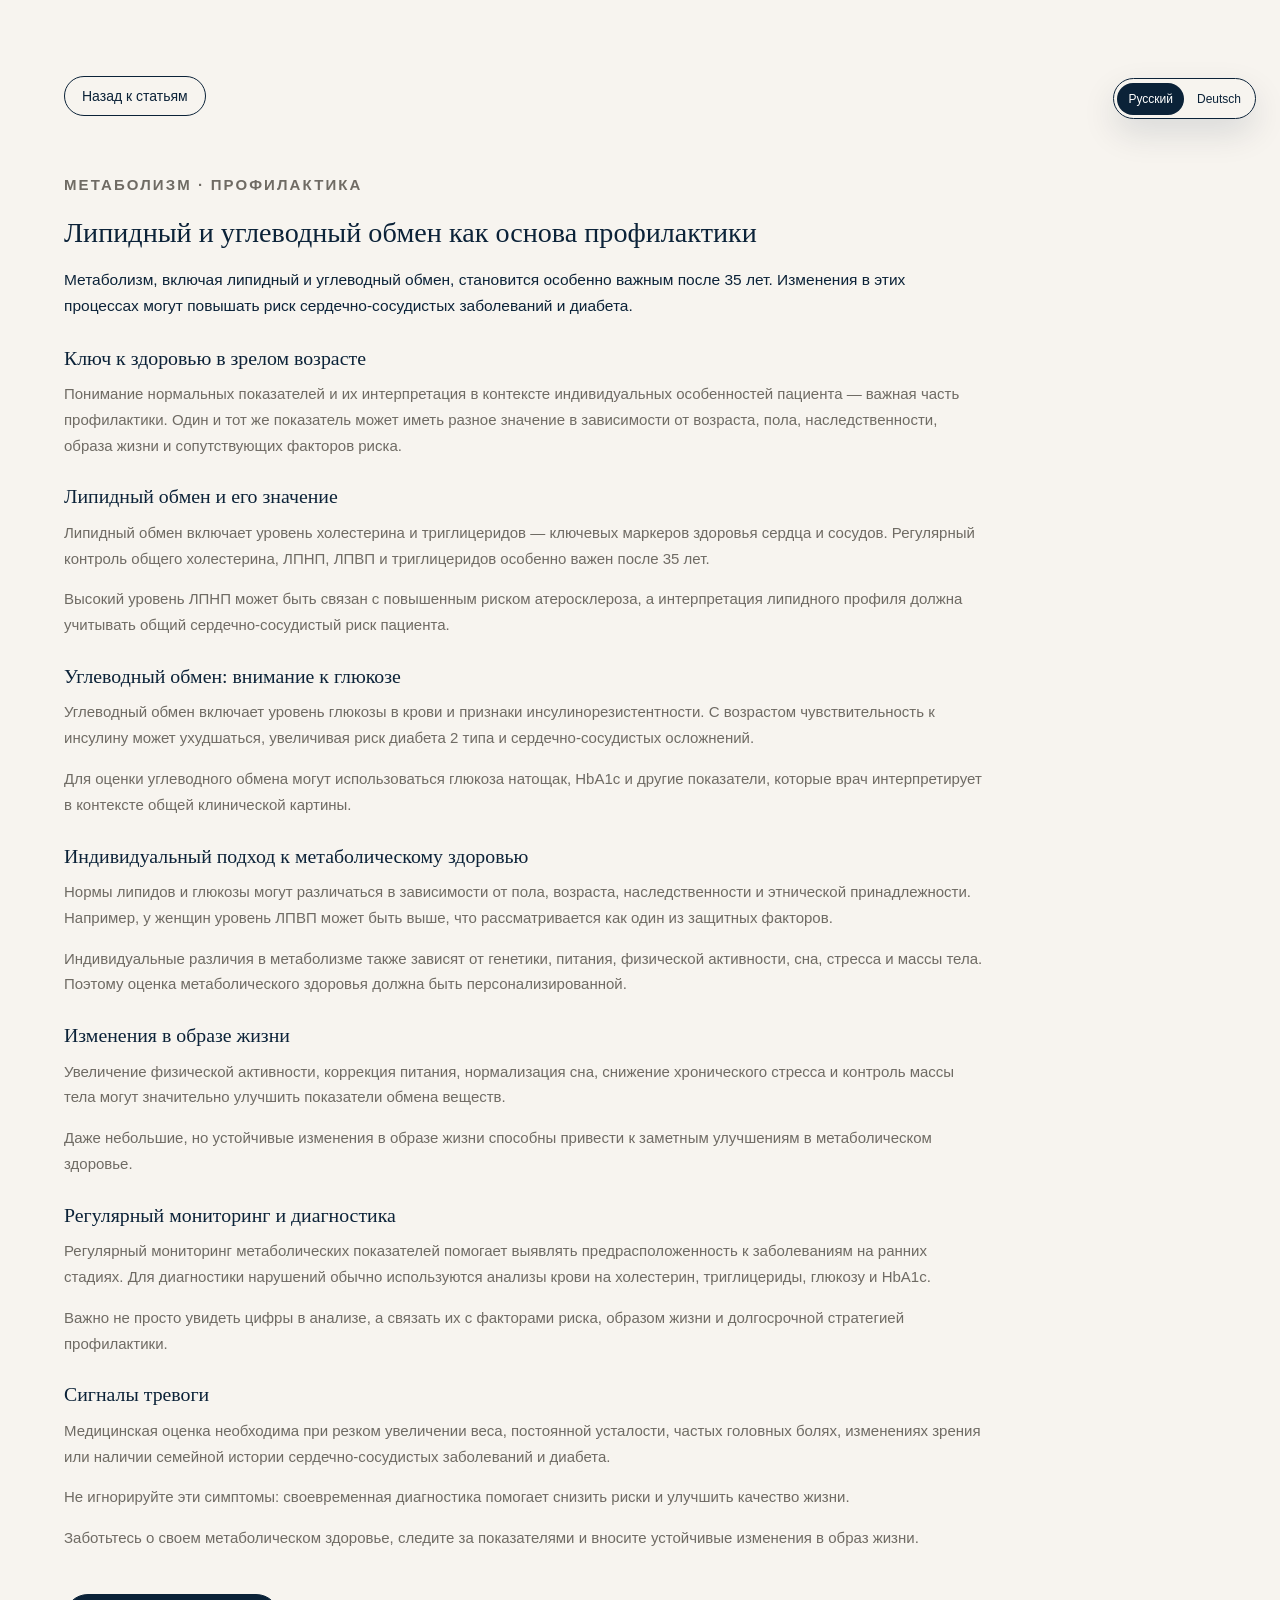
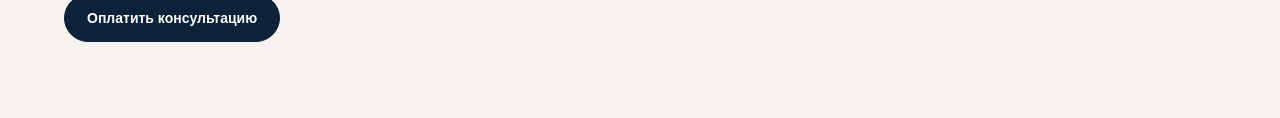
<file: article-metabolism.html>
<!DOCTYPE html>
<html lang="ru">
<head>
  <meta charset="UTF-8">
  <meta name="viewport" content="width=device-width, initial-scale=1.0">
  <title>Метаболизм и профилактика | Dr(RUS) Veronika Sagitova</title>
  <meta name="description" content="Липидный и углеводный обмен как основа профилактики: холестерин, триглицериды, глюкоза, HbA1c, инсулинорезистентность и метаболическое здоровье после 35 лет.">
  <meta name="robots" content="index, follow">
  <link rel="stylesheet" href="styles.css?v=lang-header-20260525">
</head>
<body>
  <main class="legal-page article-page">
    <a class="legal-back" href="index.html#journal">Назад к статьям</a>
    <article class="legal-content article-content">
      <p class="section-kicker">Метаболизм · Профилактика</p>
      <h1 class="article-title">Липидный и углеводный обмен как основа профилактики</h1>

      <p class="article-lead">Метаболизм, включая липидный и углеводный обмен, становится особенно важным после 35 лет. Изменения в этих процессах могут повышать риск сердечно-сосудистых заболеваний и диабета.</p>

      <h2>Ключ к здоровью в зрелом возрасте</h2>
      <p>Понимание нормальных показателей и их интерпретация в контексте индивидуальных особенностей пациента — важная часть профилактики. Один и тот же показатель может иметь разное значение в зависимости от возраста, пола, наследственности, образа жизни и сопутствующих факторов риска.</p>

      <h2>Липидный обмен и его значение</h2>
      <p>Липидный обмен включает уровень холестерина и триглицеридов — ключевых маркеров здоровья сердца и сосудов. Регулярный контроль общего холестерина, ЛПНП, ЛПВП и триглицеридов особенно важен после 35 лет.</p>
      <p>Высокий уровень ЛПНП может быть связан с повышенным риском атеросклероза, а интерпретация липидного профиля должна учитывать общий сердечно-сосудистый риск пациента.</p>

      <h2>Углеводный обмен: внимание к глюкозе</h2>
      <p>Углеводный обмен включает уровень глюкозы в крови и признаки инсулинорезистентности. С возрастом чувствительность к инсулину может ухудшаться, увеличивая риск диабета 2 типа и сердечно-сосудистых осложнений.</p>
      <p>Для оценки углеводного обмена могут использоваться глюкоза натощак, HbA1c и другие показатели, которые врач интерпретирует в контексте общей клинической картины.</p>

      <h2>Индивидуальный подход к метаболическому здоровью</h2>
      <p>Нормы липидов и глюкозы могут различаться в зависимости от пола, возраста, наследственности и этнической принадлежности. Например, у женщин уровень ЛПВП может быть выше, что рассматривается как один из защитных факторов.</p>
      <p>Индивидуальные различия в метаболизме также зависят от генетики, питания, физической активности, сна, стресса и массы тела. Поэтому оценка метаболического здоровья должна быть персонализированной.</p>

      <h2>Изменения в образе жизни</h2>
      <p>Увеличение физической активности, коррекция питания, нормализация сна, снижение хронического стресса и контроль массы тела могут значительно улучшить показатели обмена веществ.</p>
      <p>Даже небольшие, но устойчивые изменения в образе жизни способны привести к заметным улучшениям в метаболическом здоровье.</p>

      <h2>Регулярный мониторинг и диагностика</h2>
      <p>Регулярный мониторинг метаболических показателей помогает выявлять предрасположенность к заболеваниям на ранних стадиях. Для диагностики нарушений обычно используются анализы крови на холестерин, триглицериды, глюкозу и HbA1c.</p>
      <p>Важно не просто увидеть цифры в анализе, а связать их с факторами риска, образом жизни и долгосрочной стратегией профилактики.</p>

      <h2>Сигналы тревоги</h2>
      <p>Медицинская оценка необходима при резком увеличении веса, постоянной усталости, частых головных болях, изменениях зрения или наличии семейной истории сердечно-сосудистых заболеваний и диабета.</p>
      <p>Не игнорируйте эти симптомы: своевременная диагностика помогает снизить риски и улучшить качество жизни.</p>

      <p>Заботьтесь о своем метаболическом здоровье, следите за показателями и вносите устойчивые изменения в образ жизни.</p>

      <a class="btn btn-dark article-cta" href="https://veronikasagitova.com/landing/?utm_source=ig&amp;utm_medium=social&amp;utm_content=link_in_bio&amp;fbclid=PAZXh0bgNhZW0CMTEAc3J0YwZhcHBfaWQPOTM2NjE5NzQzMzkyNDU5AAGnJpTgGFJQ4SmEwhe1wNBHJIah6y3fcQgU674X47YEKVoFsJYJ4wCbXHBNDTA_aem_5a9anpD4n6XMKuFbz25wpg" target="_blank" rel="noopener">Оплатить консультацию</a>
    </article>
  </main>
  <script src="i18n.js?v=de-bdi-20260525"></script>
</body>
</html>
</file>
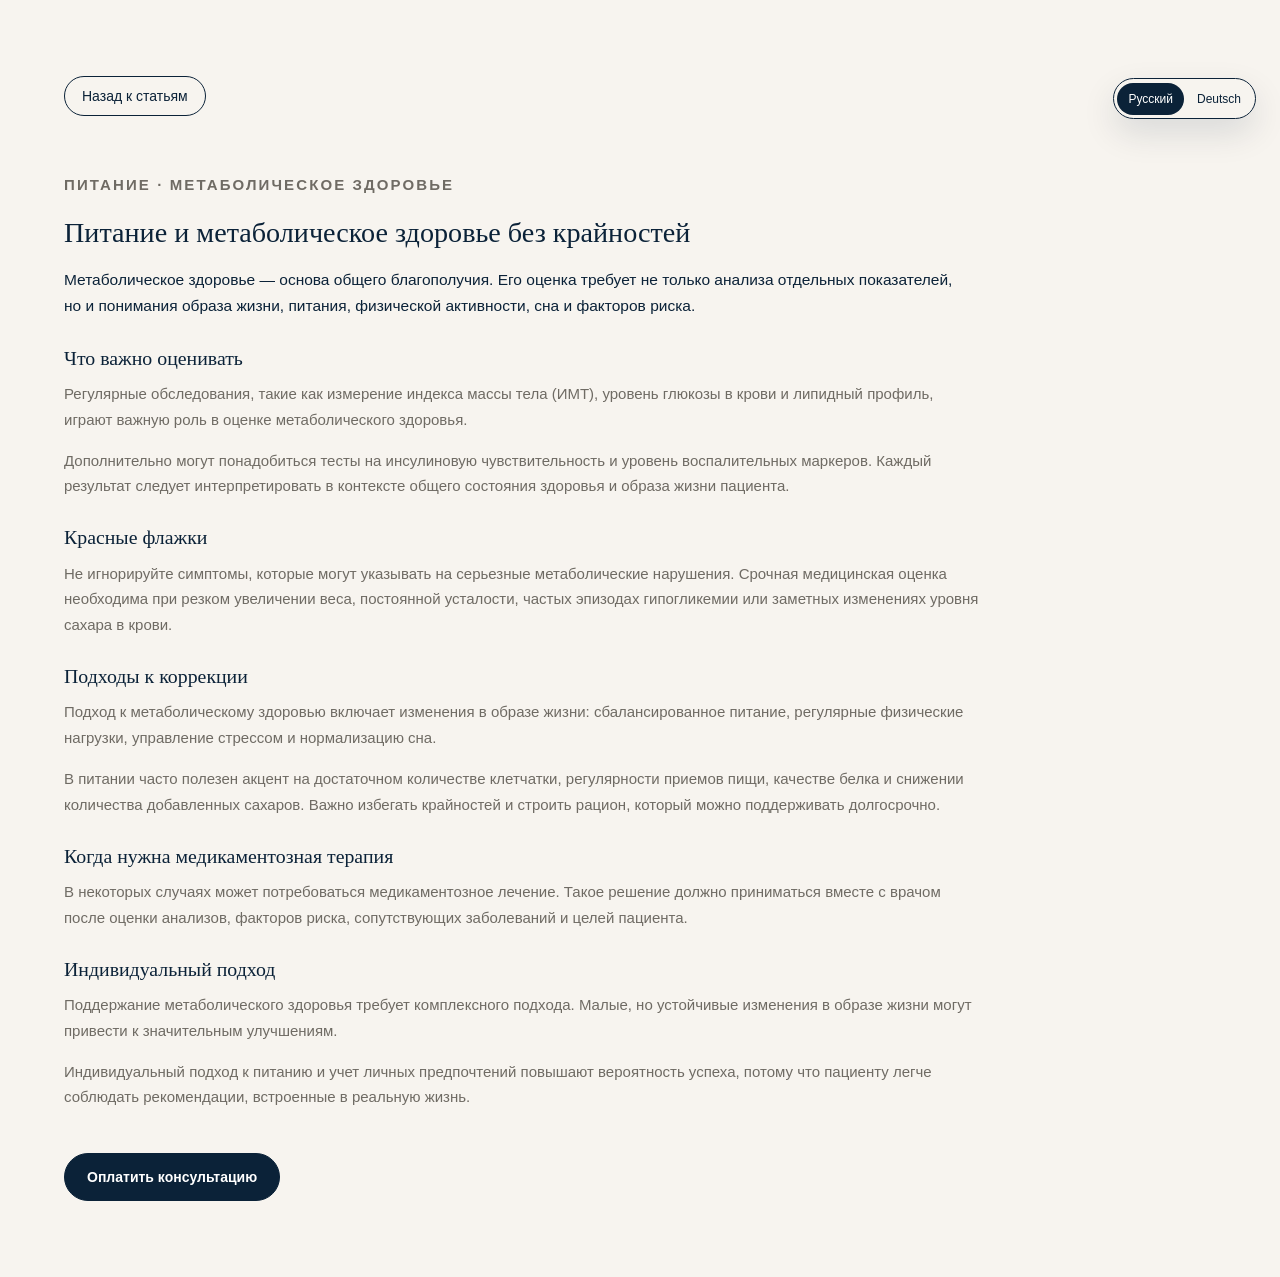
<file: article-nutrition.html>
<!DOCTYPE html>
<html lang="ru">
<head>
  <meta charset="UTF-8">
  <meta name="viewport" content="width=device-width, initial-scale=1.0">
  <title>Питание и метаболическое здоровье | Dr(RUS) Veronika Sagitova</title>
  <meta name="description" content="Метаболическое здоровье, питание и образ жизни: ИМТ, глюкоза, липидный профиль, инсулиновая чувствительность, красные флажки и индивидуальный подход.">
  <meta name="robots" content="index, follow">
  <link rel="stylesheet" href="styles.css?v=lang-header-20260525">
</head>
<body>
  <main class="legal-page article-page">
    <a class="legal-back" href="index.html#journal">Назад к статьям</a>
    <article class="legal-content article-content">
      <p class="section-kicker">Питание · Метаболическое здоровье</p>
      <h1 class="article-title">Питание и метаболическое здоровье без крайностей</h1>

      <p class="article-lead">Метаболическое здоровье — основа общего благополучия. Его оценка требует не только анализа отдельных показателей, но и понимания образа жизни, питания, физической активности, сна и факторов риска.</p>

      <h2>Что важно оценивать</h2>
      <p>Регулярные обследования, такие как измерение индекса массы тела (ИМТ), уровень глюкозы в крови и липидный профиль, играют важную роль в оценке метаболического здоровья.</p>
      <p>Дополнительно могут понадобиться тесты на инсулиновую чувствительность и уровень воспалительных маркеров. Каждый результат следует интерпретировать в контексте общего состояния здоровья и образа жизни пациента.</p>

      <h2>Красные флажки</h2>
      <p>Не игнорируйте симптомы, которые могут указывать на серьезные метаболические нарушения. Срочная медицинская оценка необходима при резком увеличении веса, постоянной усталости, частых эпизодах гипогликемии или заметных изменениях уровня сахара в крови.</p>

      <h2>Подходы к коррекции</h2>
      <p>Подход к метаболическому здоровью включает изменения в образе жизни: сбалансированное питание, регулярные физические нагрузки, управление стрессом и нормализацию сна.</p>
      <p>В питании часто полезен акцент на достаточном количестве клетчатки, регулярности приемов пищи, качестве белка и снижении количества добавленных сахаров. Важно избегать крайностей и строить рацион, который можно поддерживать долгосрочно.</p>

      <h2>Когда нужна медикаментозная терапия</h2>
      <p>В некоторых случаях может потребоваться медикаментозное лечение. Такое решение должно приниматься вместе с врачом после оценки анализов, факторов риска, сопутствующих заболеваний и целей пациента.</p>

      <h2>Индивидуальный подход</h2>
      <p>Поддержание метаболического здоровья требует комплексного подхода. Малые, но устойчивые изменения в образе жизни могут привести к значительным улучшениям.</p>
      <p>Индивидуальный подход к питанию и учет личных предпочтений повышают вероятность успеха, потому что пациенту легче соблюдать рекомендации, встроенные в реальную жизнь.</p>

      <a class="btn btn-dark article-cta" href="https://veronikasagitova.com/landing/?utm_source=ig&amp;utm_medium=social&amp;utm_content=link_in_bio&amp;fbclid=PAZXh0bgNhZW0CMTEAc3J0YwZhcHBfaWQPOTM2NjE5NzQzMzkyNDU5AAGnJpTgGFJQ4SmEwhe1wNBHJIah6y3fcQgU674X47YEKVoFsJYJ4wCbXHBNDTA_aem_5a9anpD4n6XMKuFbz25wpg" target="_blank" rel="noopener">Оплатить консультацию</a>
    </article>
  </main>
  <script src="i18n.js?v=de-bdi-20260525"></script>
</body>
</html>
</file>
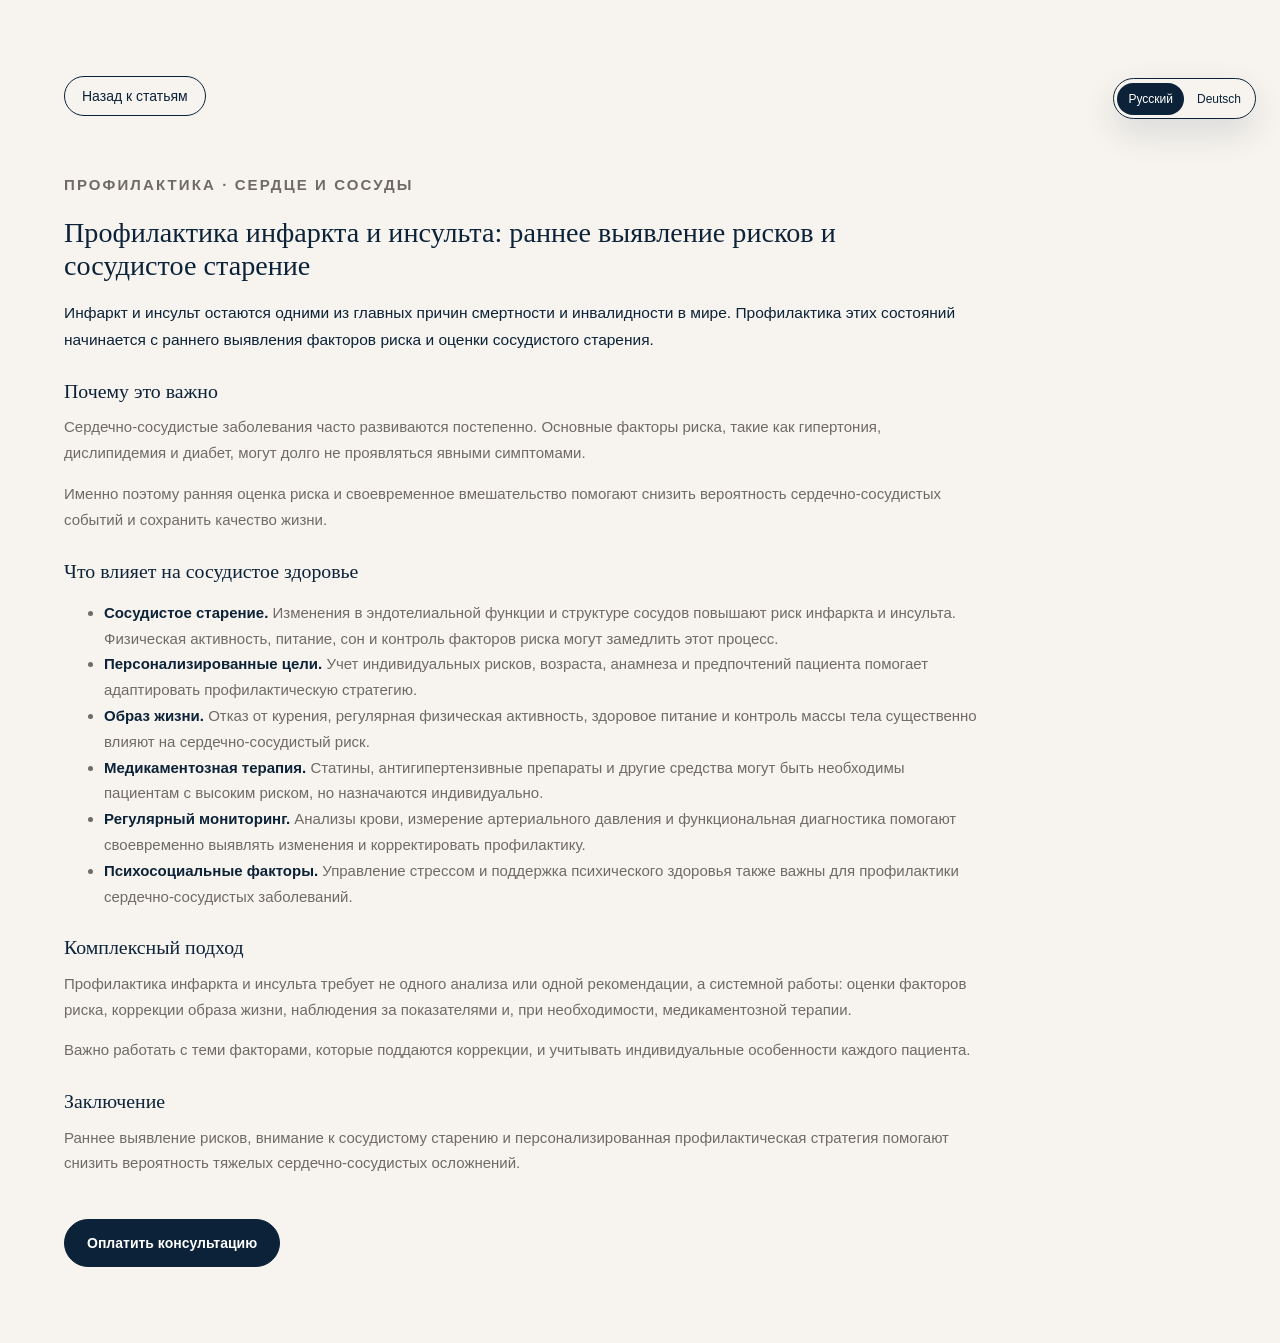
<file: article-prevention.html>
<!DOCTYPE html>
<html lang="ru">
<head>
  <meta charset="UTF-8">
  <meta name="viewport" content="width=device-width, initial-scale=1.0">
  <title>Профилактика инфаркта и инсульта | Dr(RUS) Veronika Sagitova</title>
  <meta name="description" content="Профилактика инфаркта и инсульта: раннее выявление факторов риска, сосудистое старение, образ жизни, терапия и регулярный мониторинг.">
  <meta name="robots" content="index, follow">
  <link rel="stylesheet" href="styles.css?v=lang-header-20260525">
</head>
<body>
  <main class="legal-page article-page">
    <a class="legal-back" href="index.html#journal">Назад к статьям</a>
    <article class="legal-content article-content">
      <p class="section-kicker">Профилактика · Сердце и сосуды</p>
      <h1 class="article-title">Профилактика инфаркта и инсульта: раннее выявление рисков и сосудистое старение</h1>

      <p class="article-lead">Инфаркт и инсульт остаются одними из главных причин смертности и инвалидности в мире. Профилактика этих состояний начинается с раннего выявления факторов риска и оценки сосудистого старения.</p>

      <h2>Почему это важно</h2>
      <p>Сердечно-сосудистые заболевания часто развиваются постепенно. Основные факторы риска, такие как гипертония, дислипидемия и диабет, могут долго не проявляться явными симптомами.</p>
      <p>Именно поэтому ранняя оценка риска и своевременное вмешательство помогают снизить вероятность сердечно-сосудистых событий и сохранить качество жизни.</p>

      <h2>Что влияет на сосудистое здоровье</h2>
      <ul>
        <li><strong>Сосудистое старение.</strong> Изменения в эндотелиальной функции и структуре сосудов повышают риск инфаркта и инсульта. Физическая активность, питание, сон и контроль факторов риска могут замедлить этот процесс.</li>
        <li><strong>Персонализированные цели.</strong> Учет индивидуальных рисков, возраста, анамнеза и предпочтений пациента помогает адаптировать профилактическую стратегию.</li>
        <li><strong>Образ жизни.</strong> Отказ от курения, регулярная физическая активность, здоровое питание и контроль массы тела существенно влияют на сердечно-сосудистый риск.</li>
        <li><strong>Медикаментозная терапия.</strong> Статины, антигипертензивные препараты и другие средства могут быть необходимы пациентам с высоким риском, но назначаются индивидуально.</li>
        <li><strong>Регулярный мониторинг.</strong> Анализы крови, измерение артериального давления и функциональная диагностика помогают своевременно выявлять изменения и корректировать профилактику.</li>
        <li><strong>Психосоциальные факторы.</strong> Управление стрессом и поддержка психического здоровья также важны для профилактики сердечно-сосудистых заболеваний.</li>
      </ul>

      <h2>Комплексный подход</h2>
      <p>Профилактика инфаркта и инсульта требует не одного анализа или одной рекомендации, а системной работы: оценки факторов риска, коррекции образа жизни, наблюдения за показателями и, при необходимости, медикаментозной терапии.</p>
      <p>Важно работать с теми факторами, которые поддаются коррекции, и учитывать индивидуальные особенности каждого пациента.</p>

      <h2>Заключение</h2>
      <p>Раннее выявление рисков, внимание к сосудистому старению и персонализированная профилактическая стратегия помогают снизить вероятность тяжелых сердечно-сосудистых осложнений.</p>

      <a class="btn btn-dark article-cta" href="https://veronikasagitova.com/landing/?utm_source=ig&amp;utm_medium=social&amp;utm_content=link_in_bio&amp;fbclid=PAZXh0bgNhZW0CMTEAc3J0YwZhcHBfaWQPOTM2NjE5NzQzMzkyNDU5AAGnJpTgGFJQ4SmEwhe1wNBHJIah6y3fcQgU674X47YEKVoFsJYJ4wCbXHBNDTA_aem_5a9anpD4n6XMKuFbz25wpg" target="_blank" rel="noopener">Оплатить консультацию</a>
    </article>
  </main>
  <script src="i18n.js?v=de-bdi-20260525"></script>
</body>
</html>
</file>
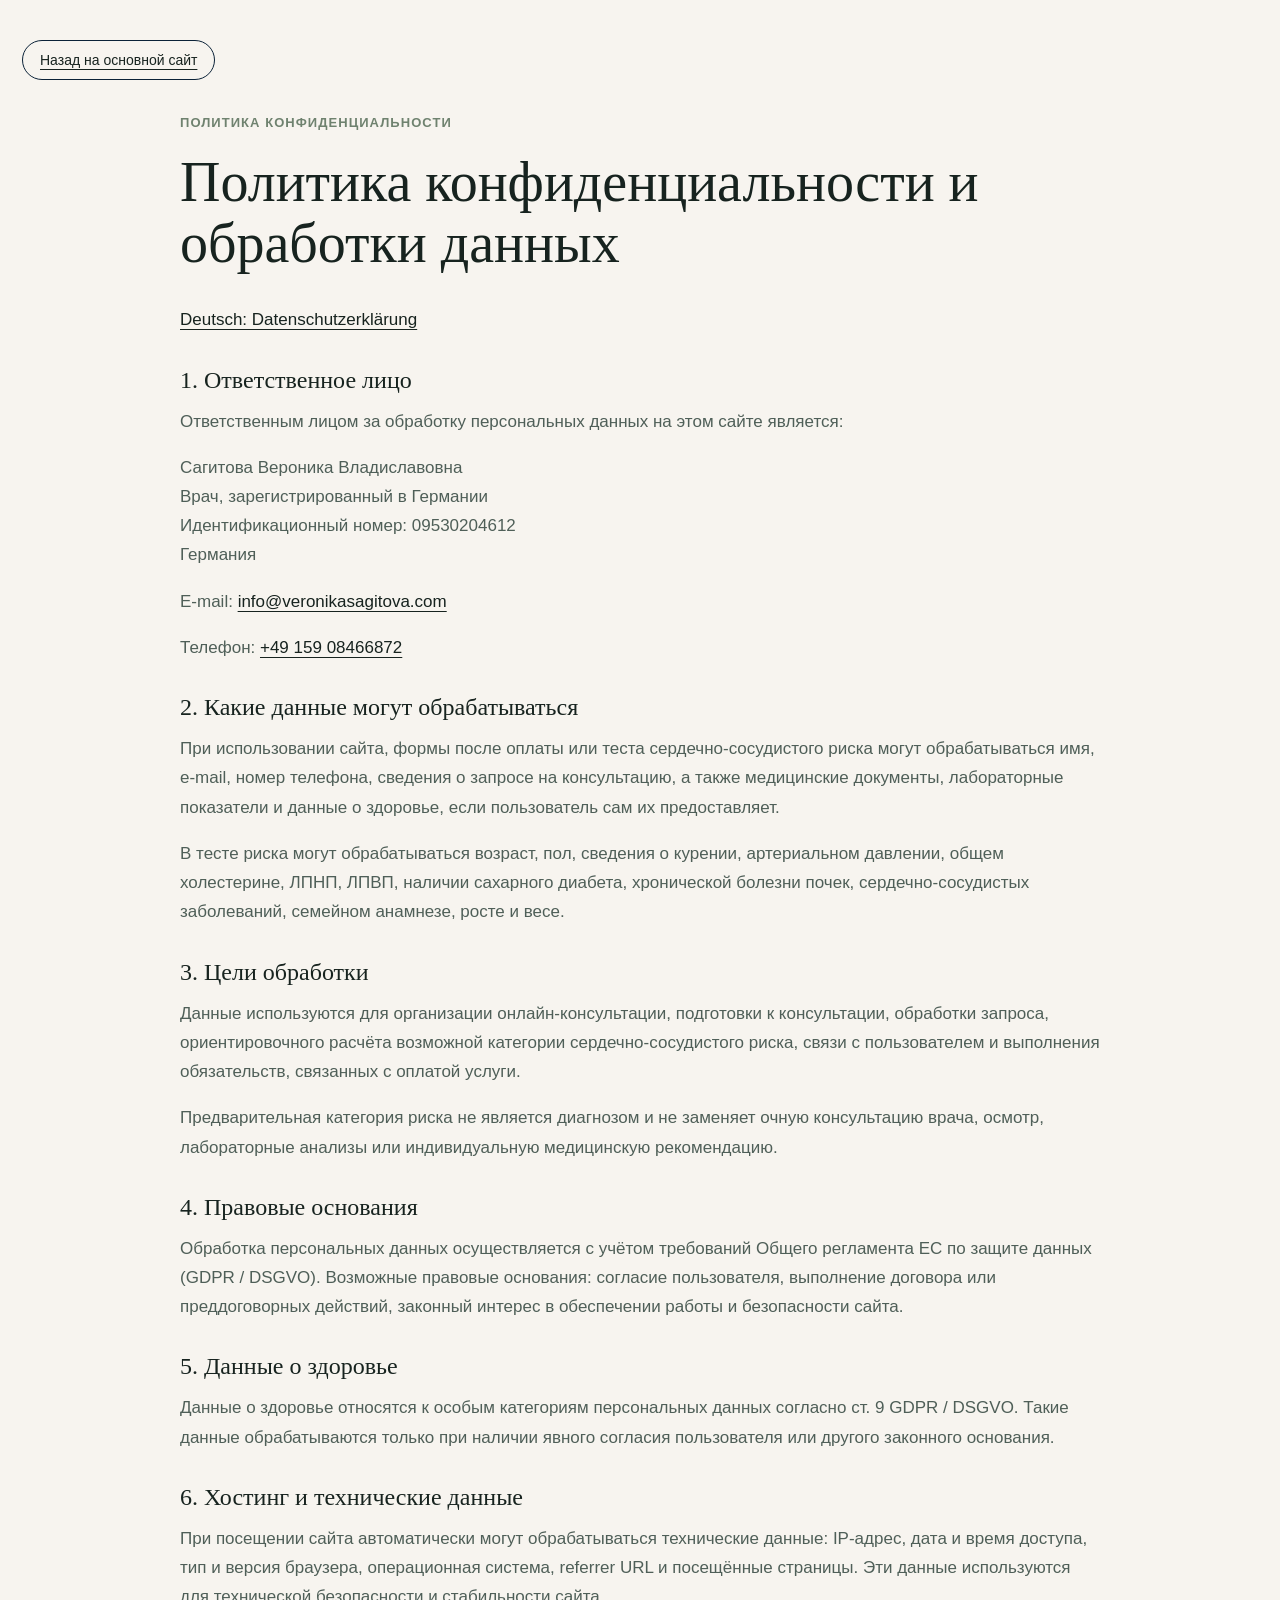
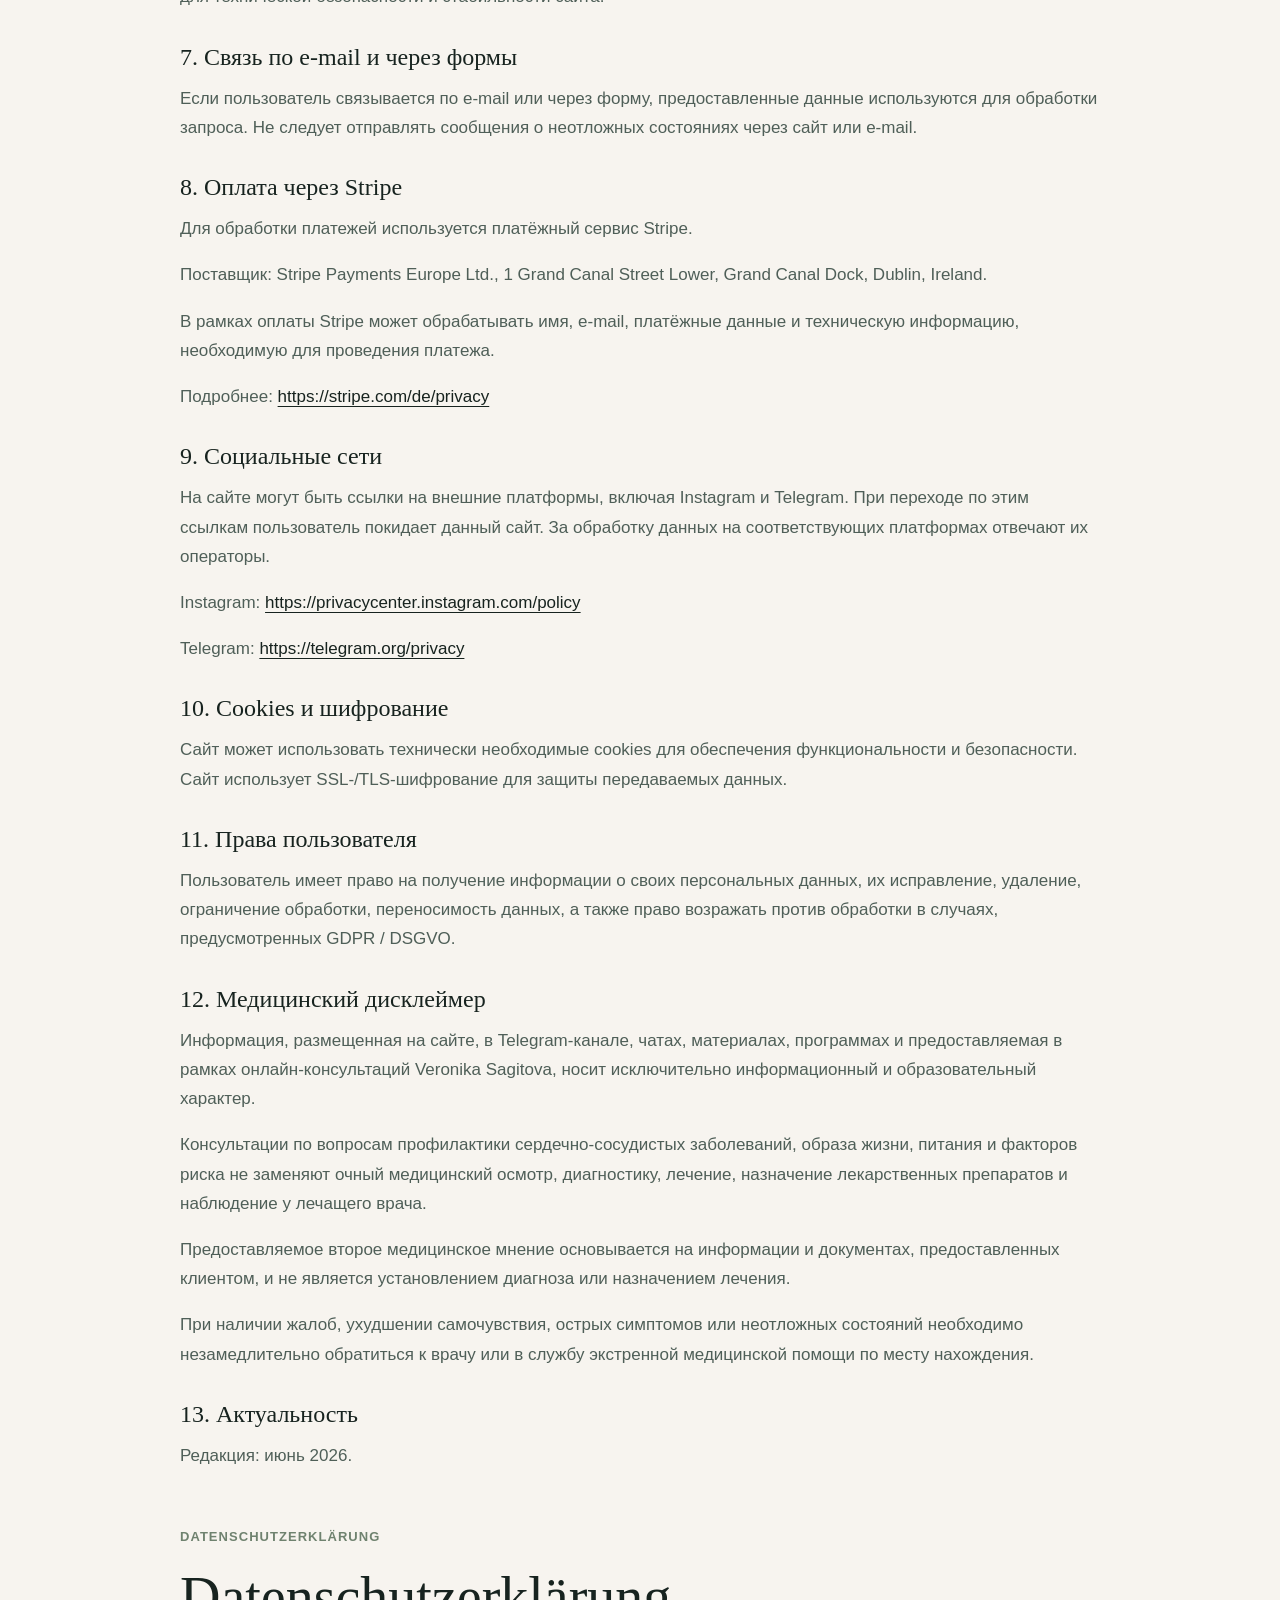
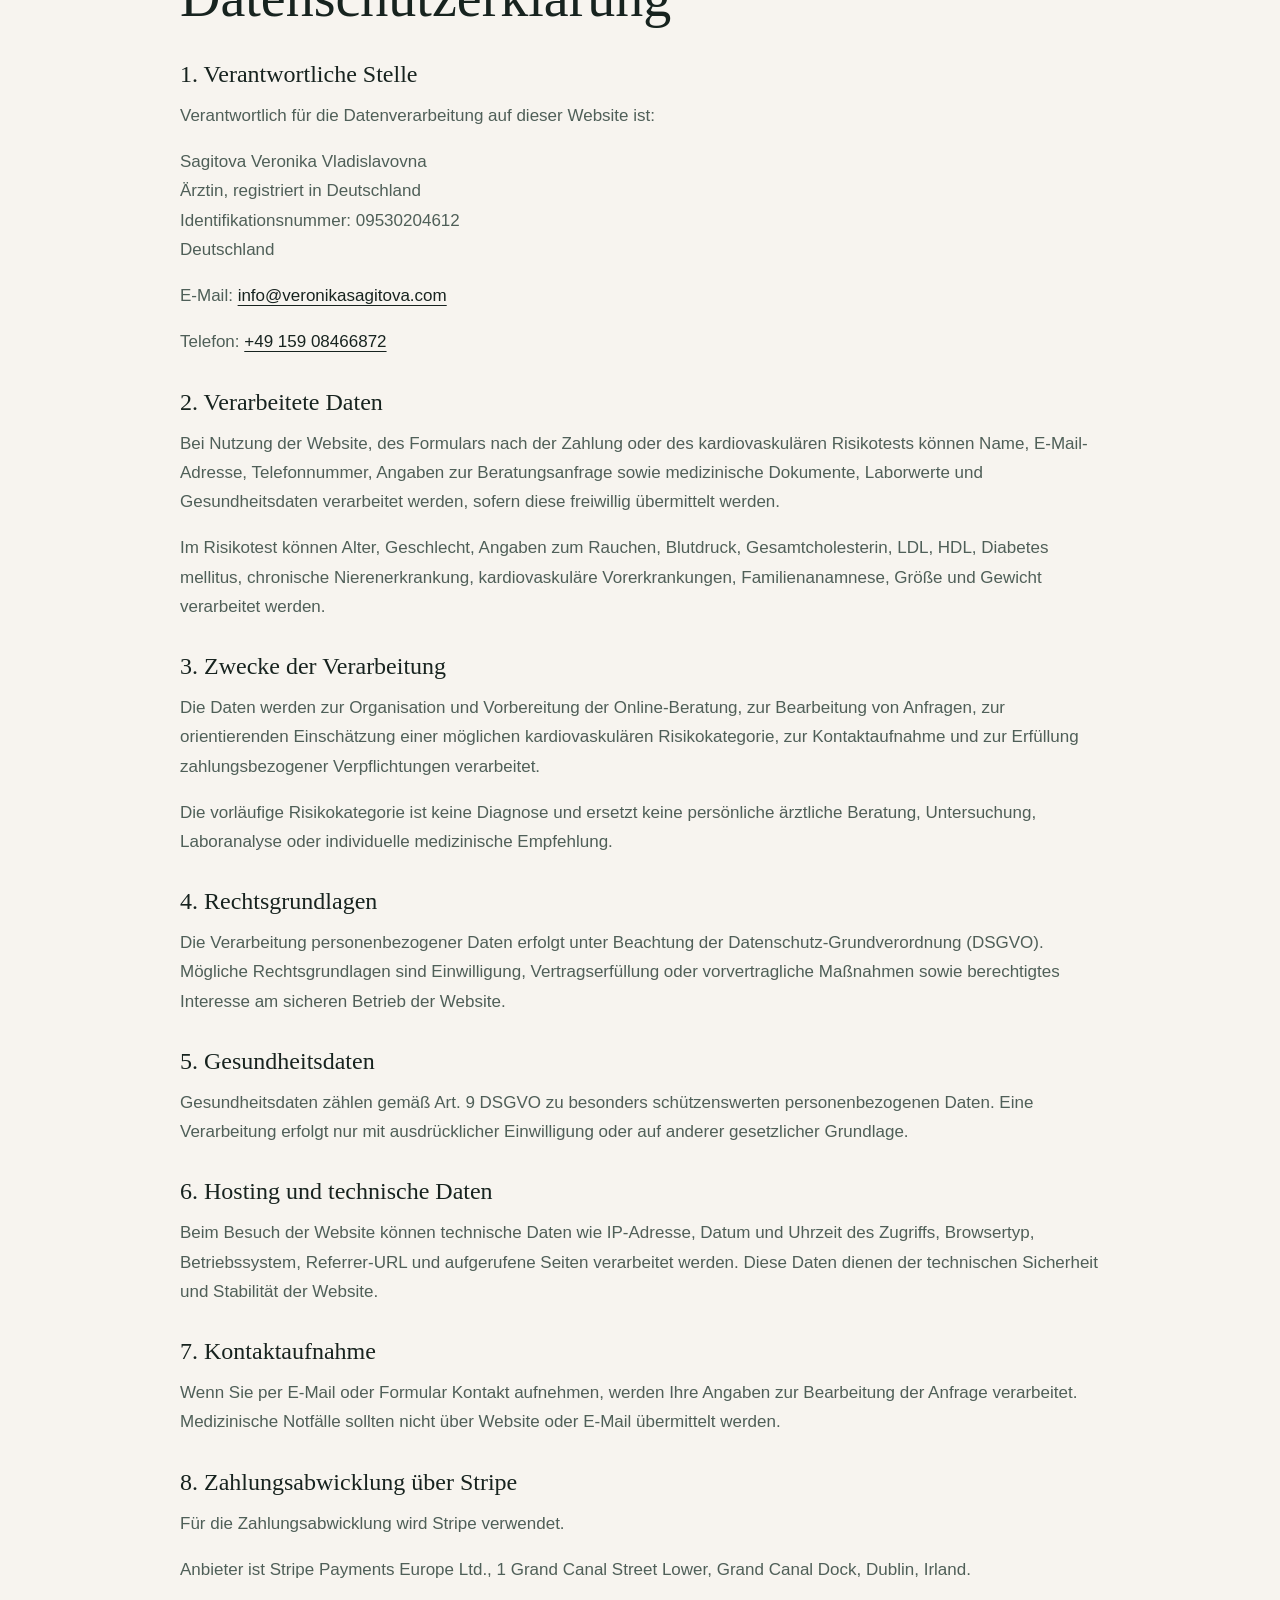
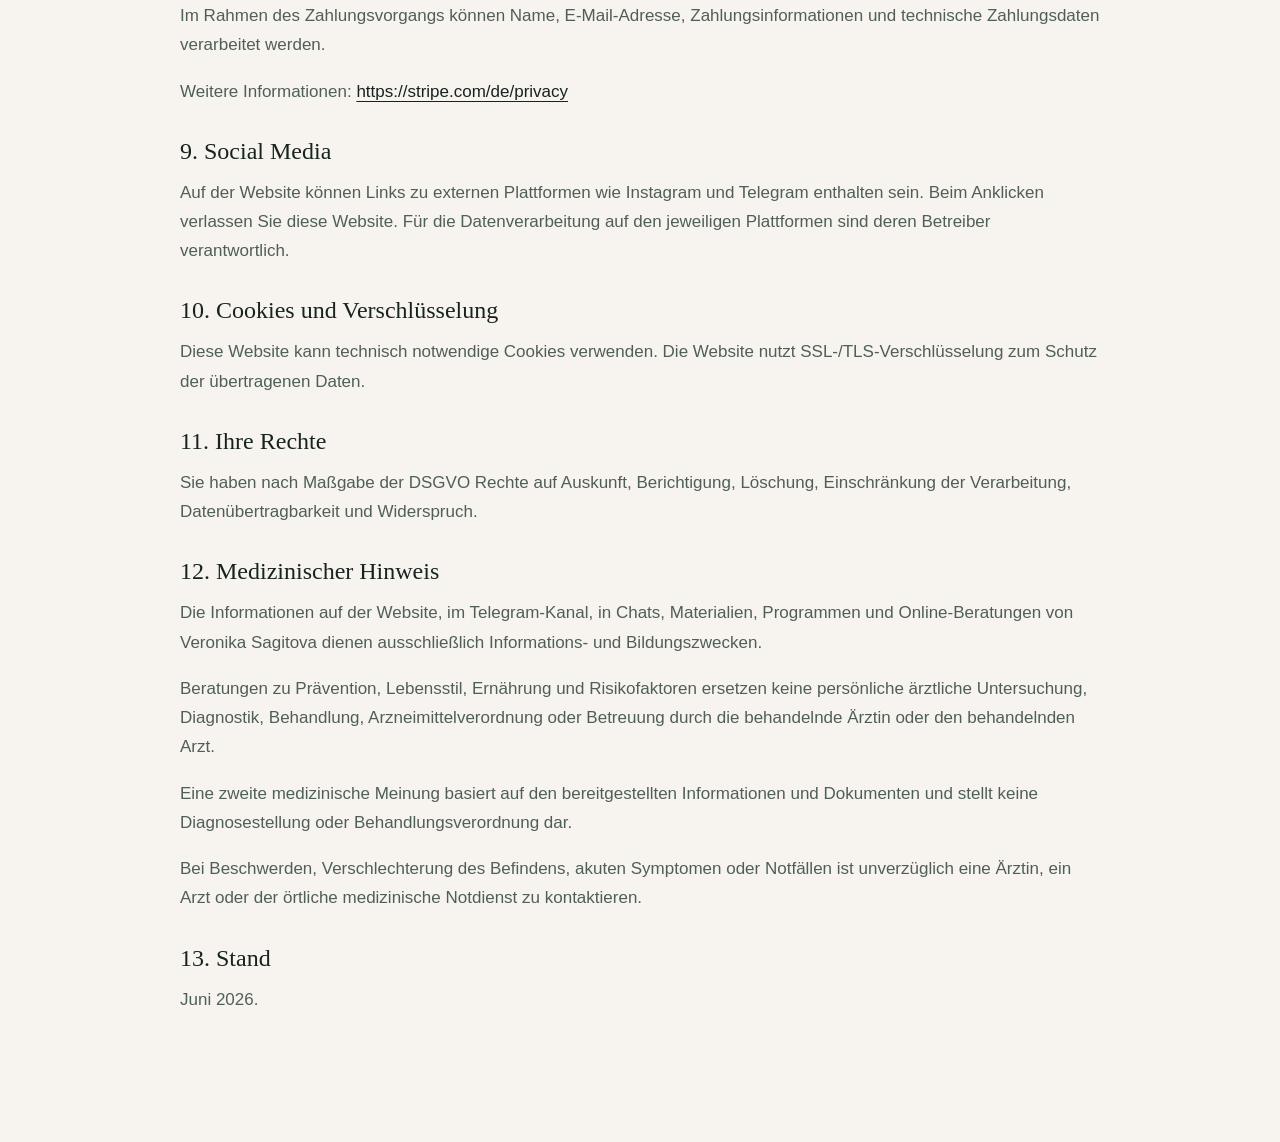
<file: datenschutz.html>
<!DOCTYPE html>
<html lang="ru">
<head>
  <meta charset="UTF-8">
  <meta name="viewport" content="width=device-width, initial-scale=1.0">
  <title>Политика конфиденциальности | Dr(RUS) Veronika Sagitova</title>
  <meta name="robots" content="index, follow">
  <link rel="stylesheet" href="styles.css?v=legal-20260619">
  <style>
    body {
      margin: 0;
      background: #f7f4ef;
      color: #17231f;
      font-family: Arial, sans-serif;
    }

    .legal-page {
      min-height: 100vh;
      padding: 40px 22px 72px;
    }

    .legal-back {
      display: inline-flex;
      margin-bottom: 32px;
      color: #17231f;
      text-decoration: underline;
      text-underline-offset: 4px;
    }

    .legal-content {
      display: block !important;
      visibility: visible !important;
      opacity: 1 !important;
      max-width: 920px;
      margin: 0 auto 56px;
    }

    .legal-content h1 {
      margin: 0 0 32px;
      font-size: clamp(32px, 5vw, 56px);
      line-height: 1.08;
    }

    .legal-content h2 {
      margin: 30px 0 12px;
      font-size: 24px;
      line-height: 1.25;
    }

    .legal-content p,
    .legal-content li {
      color: #4f5f58;
      font-size: 17px;
      line-height: 1.72;
    }

    .legal-content a {
      color: #17231f;
      text-decoration: underline;
      text-underline-offset: 4px;
    }

    .section-kicker {
      color: #6f826f !important;
      font-size: 13px !important;
      font-weight: 700;
      text-transform: uppercase;
      letter-spacing: 0.08em;
    }
  </style>
</head>
<body>
  <main class="legal-page">
    <a class="legal-back" href="index.html">Назад на основной сайт</a>

    <article class="legal-content">
      <p class="section-kicker">Политика конфиденциальности</p>
      <h1>Политика конфиденциальности и обработки данных</h1>

      <p><a href="#de">Deutsch: Datenschutzerklärung</a></p>

      <h2>1. Ответственное лицо</h2>
      <p>Ответственным лицом за обработку персональных данных на этом сайте является:</p>
      <p>Сагитова Вероника Владиславовна<br>Врач, зарегистрированный в Германии<br>Идентификационный номер: 09530204612<br>Германия</p>
      <p>E-mail: <a href="mailto:info@veronikasagitova.com">info@veronikasagitova.com</a></p>
      <p>Телефон: <a href="tel:+4915908466872">+49 159 08466872</a></p>

      <h2>2. Какие данные могут обрабатываться</h2>
      <p>При использовании сайта, формы после оплаты или теста сердечно-сосудистого риска могут обрабатываться имя, e-mail, номер телефона, сведения о запросе на консультацию, а также медицинские документы, лабораторные показатели и данные о здоровье, если пользователь сам их предоставляет.</p>
      <p>В тесте риска могут обрабатываться возраст, пол, сведения о курении, артериальном давлении, общем холестерине, ЛПНП, ЛПВП, наличии сахарного диабета, хронической болезни почек, сердечно-сосудистых заболеваний, семейном анамнезе, росте и весе.</p>

      <h2>3. Цели обработки</h2>
      <p>Данные используются для организации онлайн-консультации, подготовки к консультации, обработки запроса, ориентировочного расчёта возможной категории сердечно-сосудистого риска, связи с пользователем и выполнения обязательств, связанных с оплатой услуги.</p>
      <p>Предварительная категория риска не является диагнозом и не заменяет очную консультацию врача, осмотр, лабораторные анализы или индивидуальную медицинскую рекомендацию.</p>

      <h2>4. Правовые основания</h2>
      <p>Обработка персональных данных осуществляется с учётом требований Общего регламента ЕС по защите данных (GDPR / DSGVO). Возможные правовые основания: согласие пользователя, выполнение договора или преддоговорных действий, законный интерес в обеспечении работы и безопасности сайта.</p>

      <h2>5. Данные о здоровье</h2>
      <p>Данные о здоровье относятся к особым категориям персональных данных согласно ст. 9 GDPR / DSGVO. Такие данные обрабатываются только при наличии явного согласия пользователя или другого законного основания.</p>

      <h2>6. Хостинг и технические данные</h2>
      <p>При посещении сайта автоматически могут обрабатываться технические данные: IP-адрес, дата и время доступа, тип и версия браузера, операционная система, referrer URL и посещённые страницы. Эти данные используются для технической безопасности и стабильности сайта.</p>

      <h2>7. Связь по e-mail и через формы</h2>
      <p>Если пользователь связывается по e-mail или через форму, предоставленные данные используются для обработки запроса. Не следует отправлять сообщения о неотложных состояниях через сайт или e-mail.</p>

      <h2>8. Оплата через Stripe</h2>
      <p>Для обработки платежей используется платёжный сервис Stripe.</p>
      <p>Поставщик: Stripe Payments Europe Ltd., 1 Grand Canal Street Lower, Grand Canal Dock, Dublin, Ireland.</p>
      <p>В рамках оплаты Stripe может обрабатывать имя, e-mail, платёжные данные и техническую информацию, необходимую для проведения платежа.</p>
      <p>Подробнее: <a href="https://stripe.com/de/privacy" target="_blank" rel="noopener">https://stripe.com/de/privacy</a></p>

      <h2>9. Социальные сети</h2>
      <p>На сайте могут быть ссылки на внешние платформы, включая Instagram и Telegram. При переходе по этим ссылкам пользователь покидает данный сайт. За обработку данных на соответствующих платформах отвечают их операторы.</p>
      <p>Instagram: <a href="https://privacycenter.instagram.com/policy" target="_blank" rel="noopener">https://privacycenter.instagram.com/policy</a></p>
      <p>Telegram: <a href="https://telegram.org/privacy" target="_blank" rel="noopener">https://telegram.org/privacy</a></p>

      <h2>10. Cookies и шифрование</h2>
      <p>Сайт может использовать технически необходимые cookies для обеспечения функциональности и безопасности. Сайт использует SSL-/TLS-шифрование для защиты передаваемых данных.</p>

      <h2>11. Права пользователя</h2>
      <p>Пользователь имеет право на получение информации о своих персональных данных, их исправление, удаление, ограничение обработки, переносимость данных, а также право возражать против обработки в случаях, предусмотренных GDPR / DSGVO.</p>

      <h2>12. Медицинский дисклеймер</h2>
      <p>Информация, размещенная на сайте, в Telegram-канале, чатах, материалах, программах и предоставляемая в рамках онлайн-консультаций Veronika Sagitova, носит исключительно информационный и образовательный характер.</p>
      <p>Консультации по вопросам профилактики сердечно-сосудистых заболеваний, образа жизни, питания и факторов риска не заменяют очный медицинский осмотр, диагностику, лечение, назначение лекарственных препаратов и наблюдение у лечащего врача.</p>
      <p>Предоставляемое второе медицинское мнение основывается на информации и документах, предоставленных клиентом, и не является установлением диагноза или назначением лечения.</p>
      <p>При наличии жалоб, ухудшении самочувствия, острых симптомов или неотложных состояний необходимо незамедлительно обратиться к врачу или в службу экстренной медицинской помощи по месту нахождения.</p>

      <h2>13. Актуальность</h2>
      <p>Редакция: июнь 2026.</p>
    </article>

    <article class="legal-content" id="de">
      <p class="section-kicker">Datenschutzerklärung</p>
      <h1>Datenschutzerklärung</h1>

      <h2>1. Verantwortliche Stelle</h2>
      <p>Verantwortlich für die Datenverarbeitung auf dieser Website ist:</p>
      <p>Sagitova Veronika Vladislavovna<br>Ärztin, registriert in Deutschland<br>Identifikationsnummer: 09530204612<br>Deutschland</p>
      <p>E-Mail: <a href="mailto:info@veronikasagitova.com">info@veronikasagitova.com</a></p>
      <p>Telefon: <a href="tel:+4915908466872">+49 159 08466872</a></p>

      <h2>2. Verarbeitete Daten</h2>
      <p>Bei Nutzung der Website, des Formulars nach der Zahlung oder des kardiovaskulären Risikotests können Name, E-Mail-Adresse, Telefonnummer, Angaben zur Beratungsanfrage sowie medizinische Dokumente, Laborwerte und Gesundheitsdaten verarbeitet werden, sofern diese freiwillig übermittelt werden.</p>
      <p>Im Risikotest können Alter, Geschlecht, Angaben zum Rauchen, Blutdruck, Gesamtcholesterin, LDL, HDL, Diabetes mellitus, chronische Nierenerkrankung, kardiovaskuläre Vorerkrankungen, Familienanamnese, Größe und Gewicht verarbeitet werden.</p>

      <h2>3. Zwecke der Verarbeitung</h2>
      <p>Die Daten werden zur Organisation und Vorbereitung der Online-Beratung, zur Bearbeitung von Anfragen, zur orientierenden Einschätzung einer möglichen kardiovaskulären Risikokategorie, zur Kontaktaufnahme und zur Erfüllung zahlungsbezogener Verpflichtungen verarbeitet.</p>
      <p>Die vorläufige Risikokategorie ist keine Diagnose und ersetzt keine persönliche ärztliche Beratung, Untersuchung, Laboranalyse oder individuelle medizinische Empfehlung.</p>

      <h2>4. Rechtsgrundlagen</h2>
      <p>Die Verarbeitung personenbezogener Daten erfolgt unter Beachtung der Datenschutz-Grundverordnung (DSGVO). Mögliche Rechtsgrundlagen sind Einwilligung, Vertragserfüllung oder vorvertragliche Maßnahmen sowie berechtigtes Interesse am sicheren Betrieb der Website.</p>

      <h2>5. Gesundheitsdaten</h2>
      <p>Gesundheitsdaten zählen gemäß Art. 9 DSGVO zu besonders schützenswerten personenbezogenen Daten. Eine Verarbeitung erfolgt nur mit ausdrücklicher Einwilligung oder auf anderer gesetzlicher Grundlage.</p>

      <h2>6. Hosting und technische Daten</h2>
      <p>Beim Besuch der Website können technische Daten wie IP-Adresse, Datum und Uhrzeit des Zugriffs, Browsertyp, Betriebssystem, Referrer-URL und aufgerufene Seiten verarbeitet werden. Diese Daten dienen der technischen Sicherheit und Stabilität der Website.</p>

      <h2>7. Kontaktaufnahme</h2>
      <p>Wenn Sie per E-Mail oder Formular Kontakt aufnehmen, werden Ihre Angaben zur Bearbeitung der Anfrage verarbeitet. Medizinische Notfälle sollten nicht über Website oder E-Mail übermittelt werden.</p>

      <h2>8. Zahlungsabwicklung über Stripe</h2>
      <p>Für die Zahlungsabwicklung wird Stripe verwendet.</p>
      <p>Anbieter ist Stripe Payments Europe Ltd., 1 Grand Canal Street Lower, Grand Canal Dock, Dublin, Irland.</p>
      <p>Im Rahmen des Zahlungsvorgangs können Name, E-Mail-Adresse, Zahlungsinformationen und technische Zahlungsdaten verarbeitet werden.</p>
      <p>Weitere Informationen: <a href="https://stripe.com/de/privacy" target="_blank" rel="noopener">https://stripe.com/de/privacy</a></p>

      <h2>9. Social Media</h2>
      <p>Auf der Website können Links zu externen Plattformen wie Instagram und Telegram enthalten sein. Beim Anklicken verlassen Sie diese Website. Für die Datenverarbeitung auf den jeweiligen Plattformen sind deren Betreiber verantwortlich.</p>

      <h2>10. Cookies und Verschlüsselung</h2>
      <p>Diese Website kann technisch notwendige Cookies verwenden. Die Website nutzt SSL-/TLS-Verschlüsselung zum Schutz der übertragenen Daten.</p>

      <h2>11. Ihre Rechte</h2>
      <p>Sie haben nach Maßgabe der DSGVO Rechte auf Auskunft, Berichtigung, Löschung, Einschränkung der Verarbeitung, Datenübertragbarkeit und Widerspruch.</p>

      <h2>12. Medizinischer Hinweis</h2>
      <p>Die Informationen auf der Website, im Telegram-Kanal, in Chats, Materialien, Programmen und Online-Beratungen von Veronika Sagitova dienen ausschließlich Informations- und Bildungszwecken.</p>
      <p>Beratungen zu Prävention, Lebensstil, Ernährung und Risikofaktoren ersetzen keine persönliche ärztliche Untersuchung, Diagnostik, Behandlung, Arzneimittelverordnung oder Betreuung durch die behandelnde Ärztin oder den behandelnden Arzt.</p>
      <p>Eine zweite medizinische Meinung basiert auf den bereitgestellten Informationen und Dokumenten und stellt keine Diagnosestellung oder Behandlungsverordnung dar.</p>
      <p>Bei Beschwerden, Verschlechterung des Befindens, akuten Symptomen oder Notfällen ist unverzüglich eine Ärztin, ein Arzt oder der örtliche medizinische Notdienst zu kontaktieren.</p>

      <h2>13. Stand</h2>
      <p>Juni 2026.</p>
    </article>
  </main>
  <script>
    (() => {
      const backLink = document.querySelector(".legal-back");
      if (!backLink) return;

      const params = new URLSearchParams(window.location.search);
      if (params.get("back") === "home") {
        backLink.href = "index.html";
        backLink.textContent = "Назад на основной сайт";
        return;
      }

      if (params.get("back") === "post-payment") {
        backLink.href = "post-payment.html";
        backLink.textContent = "Назад на страницу после оплаты";
        return;
      }

      if (params.get("back") === "landing") {
        backLink.href = "landing/";
        backLink.textContent = "Назад на лендинг";
      }
    })();
  </script>
</body>
</html>
</file>
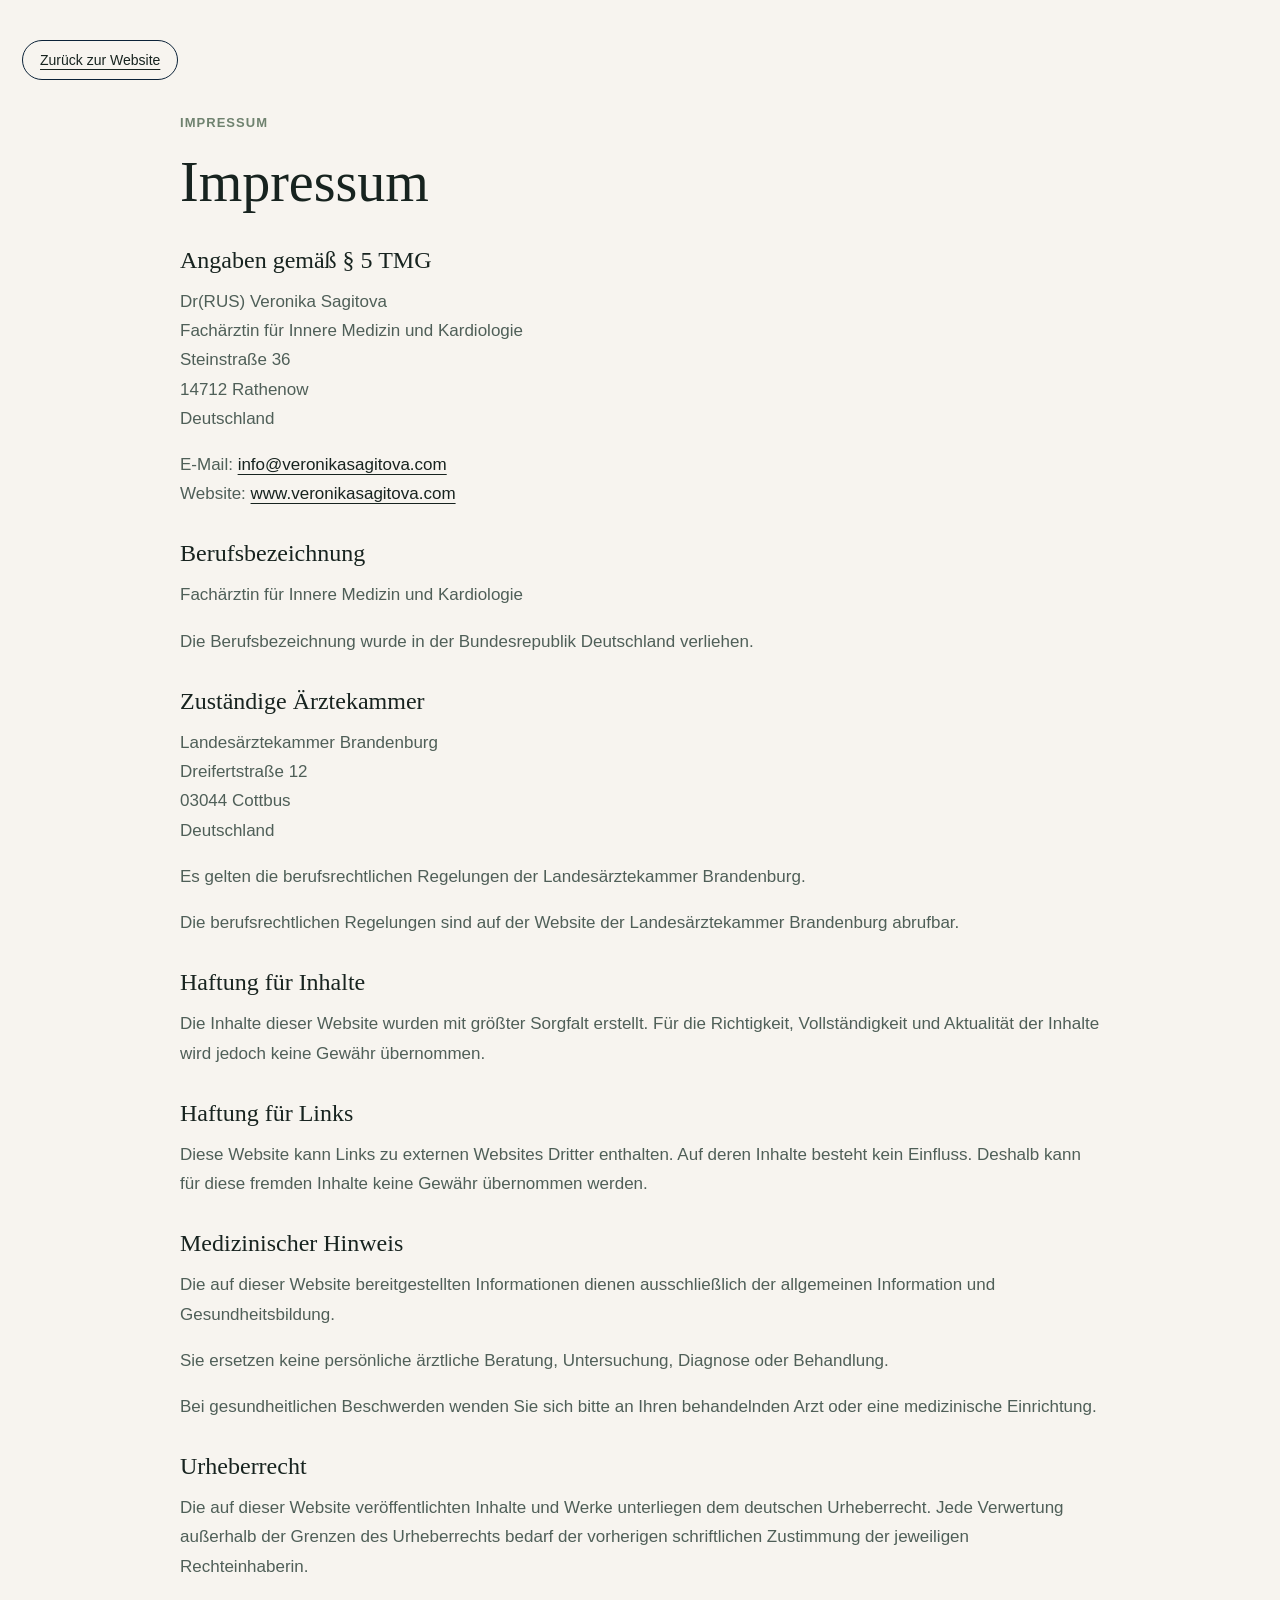
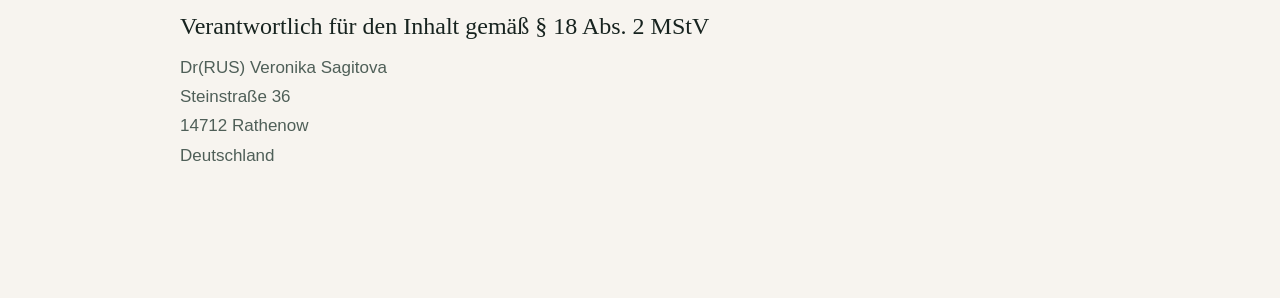
<file: impressum.html>
<!DOCTYPE html>
<html lang="de">
<head>
  <meta charset="UTF-8">
  <meta name="viewport" content="width=device-width, initial-scale=1.0">
  <title>Impressum | Dr(RUS) Veronika Sagitova</title>
  <meta name="robots" content="index, follow">
  <link rel="stylesheet" href="styles.css?v=legal-20260620">
  <style>
    body {
      margin: 0;
      background: #f7f4ef;
      color: #17231f;
      font-family: Arial, sans-serif;
    }

    .legal-page {
      min-height: 100vh;
      padding: 40px 22px 72px;
    }

    .legal-back {
      display: inline-flex;
      margin-bottom: 32px;
      color: #17231f;
      text-decoration: underline;
      text-underline-offset: 4px;
    }

    .legal-content {
      display: block !important;
      visibility: visible !important;
      opacity: 1 !important;
      max-width: 920px;
      margin: 0 auto 56px;
    }

    .legal-content h1 {
      margin: 0 0 32px;
      font-size: clamp(32px, 5vw, 56px);
      line-height: 1.08;
    }

    .legal-content h2 {
      margin: 30px 0 12px;
      font-size: 24px;
      line-height: 1.25;
    }

    .legal-content p,
    .legal-content li {
      color: #4f5f58;
      font-size: 17px;
      line-height: 1.72;
    }

    .legal-content a {
      color: #17231f;
      text-decoration: underline;
      text-underline-offset: 4px;
    }

    .section-kicker {
      color: #6f826f !important;
      font-size: 13px !important;
      font-weight: 700;
      text-transform: uppercase;
      letter-spacing: 0.08em;
    }
  </style>
</head>
<body>
  <main class="legal-page">
    <a class="legal-back" href="index.html">Zurück zur Website</a>

    <article class="legal-content" id="de">
      <p class="section-kicker">Impressum</p>
      <h1>Impressum</h1>

      <h2>Angaben gemäß § 5 TMG</h2>
      <p>Dr(RUS) Veronika Sagitova<br>Fachärztin für Innere Medizin und Kardiologie<br>Steinstraße 36<br>14712 Rathenow<br>Deutschland</p>
      <p>E-Mail: <a href="mailto:info@veronikasagitova.com">info@veronikasagitova.com</a><br>Website: <a href="https://www.veronikasagitova.com">www.veronikasagitova.com</a></p>

      <h2>Berufsbezeichnung</h2>
      <p>Fachärztin für Innere Medizin und Kardiologie</p>
      <p>Die Berufsbezeichnung wurde in der Bundesrepublik Deutschland verliehen.</p>

      <h2>Zuständige Ärztekammer</h2>
      <p>Landesärztekammer Brandenburg<br>Dreifertstraße 12<br>03044 Cottbus<br>Deutschland</p>
      <p>Es gelten die berufsrechtlichen Regelungen der Landesärztekammer Brandenburg.</p>
      <p>Die berufsrechtlichen Regelungen sind auf der Website der Landesärztekammer Brandenburg abrufbar.</p>

      <h2>Haftung für Inhalte</h2>
      <p>Die Inhalte dieser Website wurden mit größter Sorgfalt erstellt. Für die Richtigkeit, Vollständigkeit und Aktualität der Inhalte wird jedoch keine Gewähr übernommen.</p>

      <h2>Haftung für Links</h2>
      <p>Diese Website kann Links zu externen Websites Dritter enthalten. Auf deren Inhalte besteht kein Einfluss. Deshalb kann für diese fremden Inhalte keine Gewähr übernommen werden.</p>

      <h2>Medizinischer Hinweis</h2>
      <p>Die auf dieser Website bereitgestellten Informationen dienen ausschließlich der allgemeinen Information und Gesundheitsbildung.</p>
      <p>Sie ersetzen keine persönliche ärztliche Beratung, Untersuchung, Diagnose oder Behandlung.</p>
      <p>Bei gesundheitlichen Beschwerden wenden Sie sich bitte an Ihren behandelnden Arzt oder eine medizinische Einrichtung.</p>

      <h2>Urheberrecht</h2>
      <p>Die auf dieser Website veröffentlichten Inhalte und Werke unterliegen dem deutschen Urheberrecht. Jede Verwertung außerhalb der Grenzen des Urheberrechts bedarf der vorherigen schriftlichen Zustimmung der jeweiligen Rechteinhaberin.</p>

      <h2>Verantwortlich für den Inhalt gemäß § 18 Abs. 2 MStV</h2>
      <p>Dr(RUS) Veronika Sagitova<br>Steinstraße 36<br>14712 Rathenow<br>Deutschland</p>
    </article>
  </main>
  <script>
    (() => {
      const backLink = document.querySelector(".legal-back");
      if (!backLink) return;

      const params = new URLSearchParams(window.location.search);
      if (params.get("back") === "home") {
        backLink.href = "index.html";
        backLink.textContent = "Zurück zur Website";
        return;
      }

      if (params.get("back") === "post-payment") {
        backLink.href = "post-payment.html";
        backLink.textContent = "Zurück zur Seite nach der Zahlung";
        return;
      }

      if (params.get("back") === "landing") {
        backLink.href = "landing/";
        backLink.textContent = "Zurück zur Landingpage";
      }
    })();
  </script>
</body>
</html>
</file>
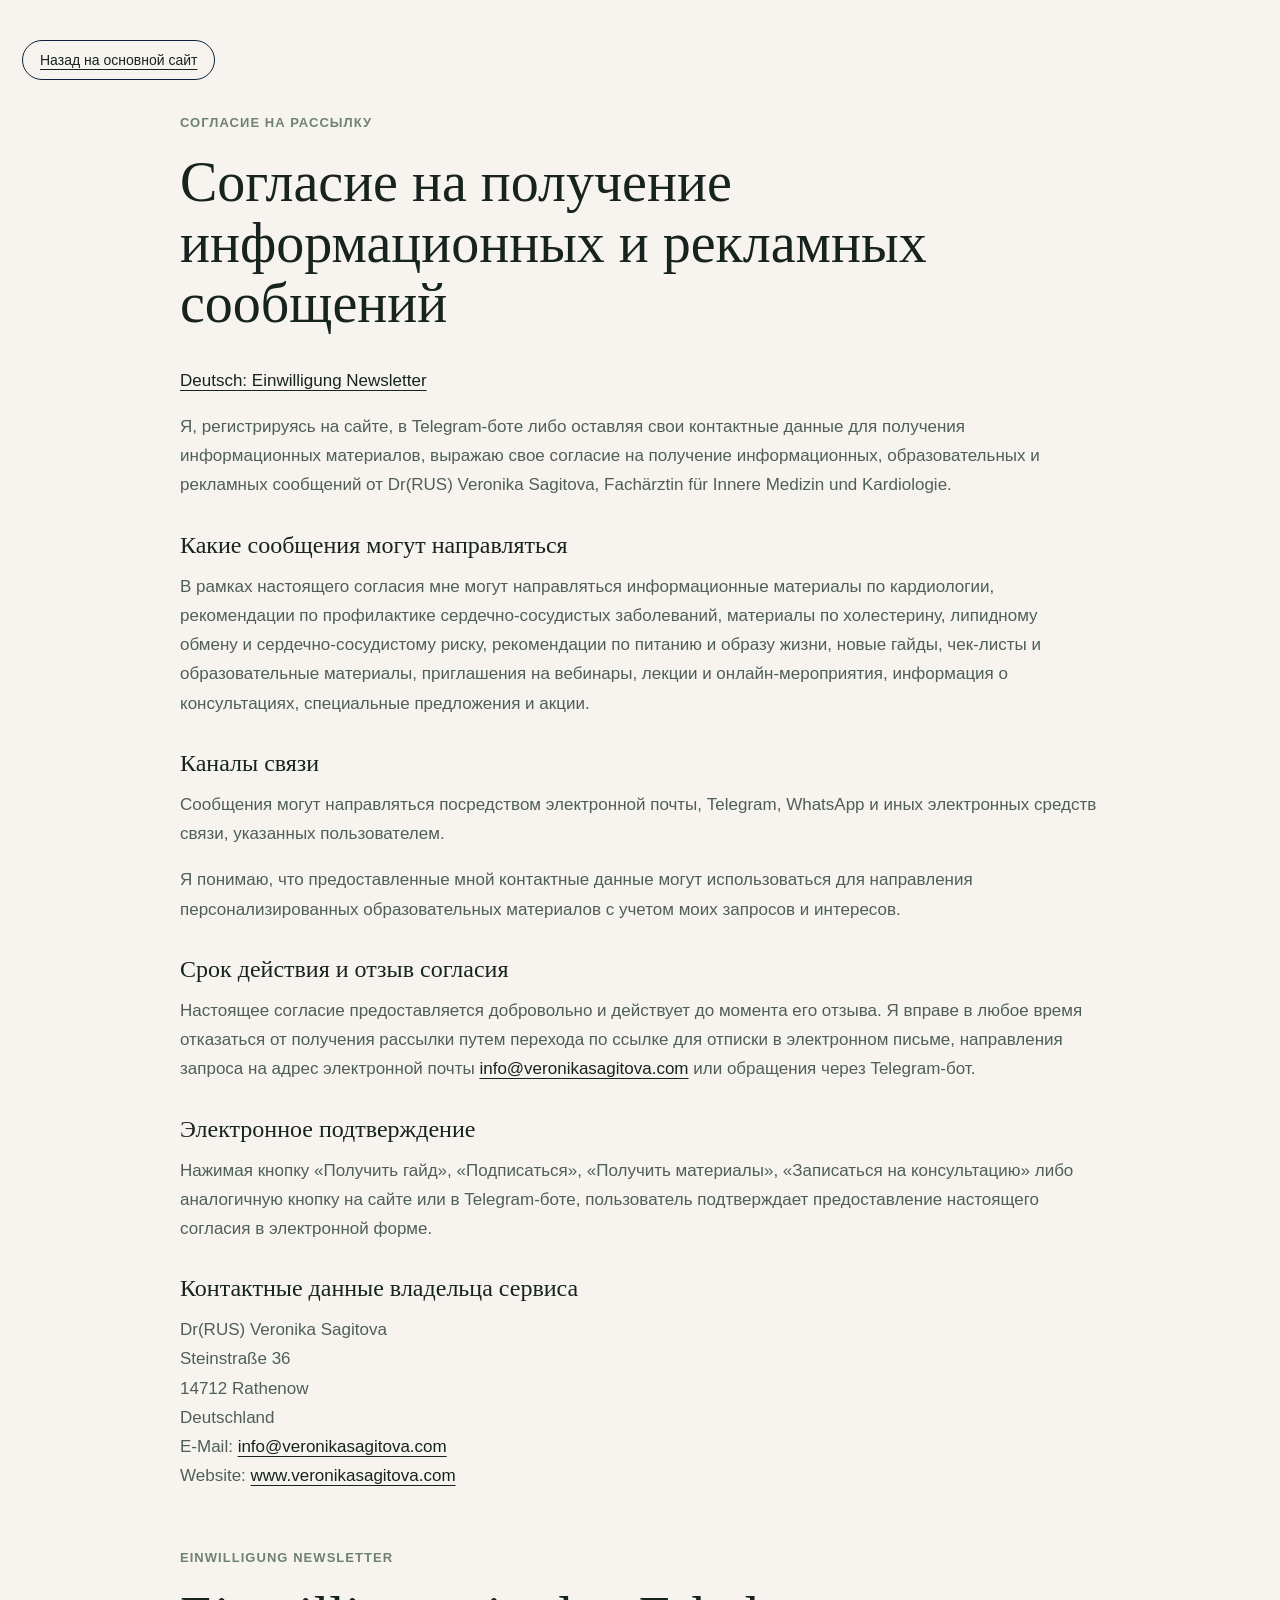
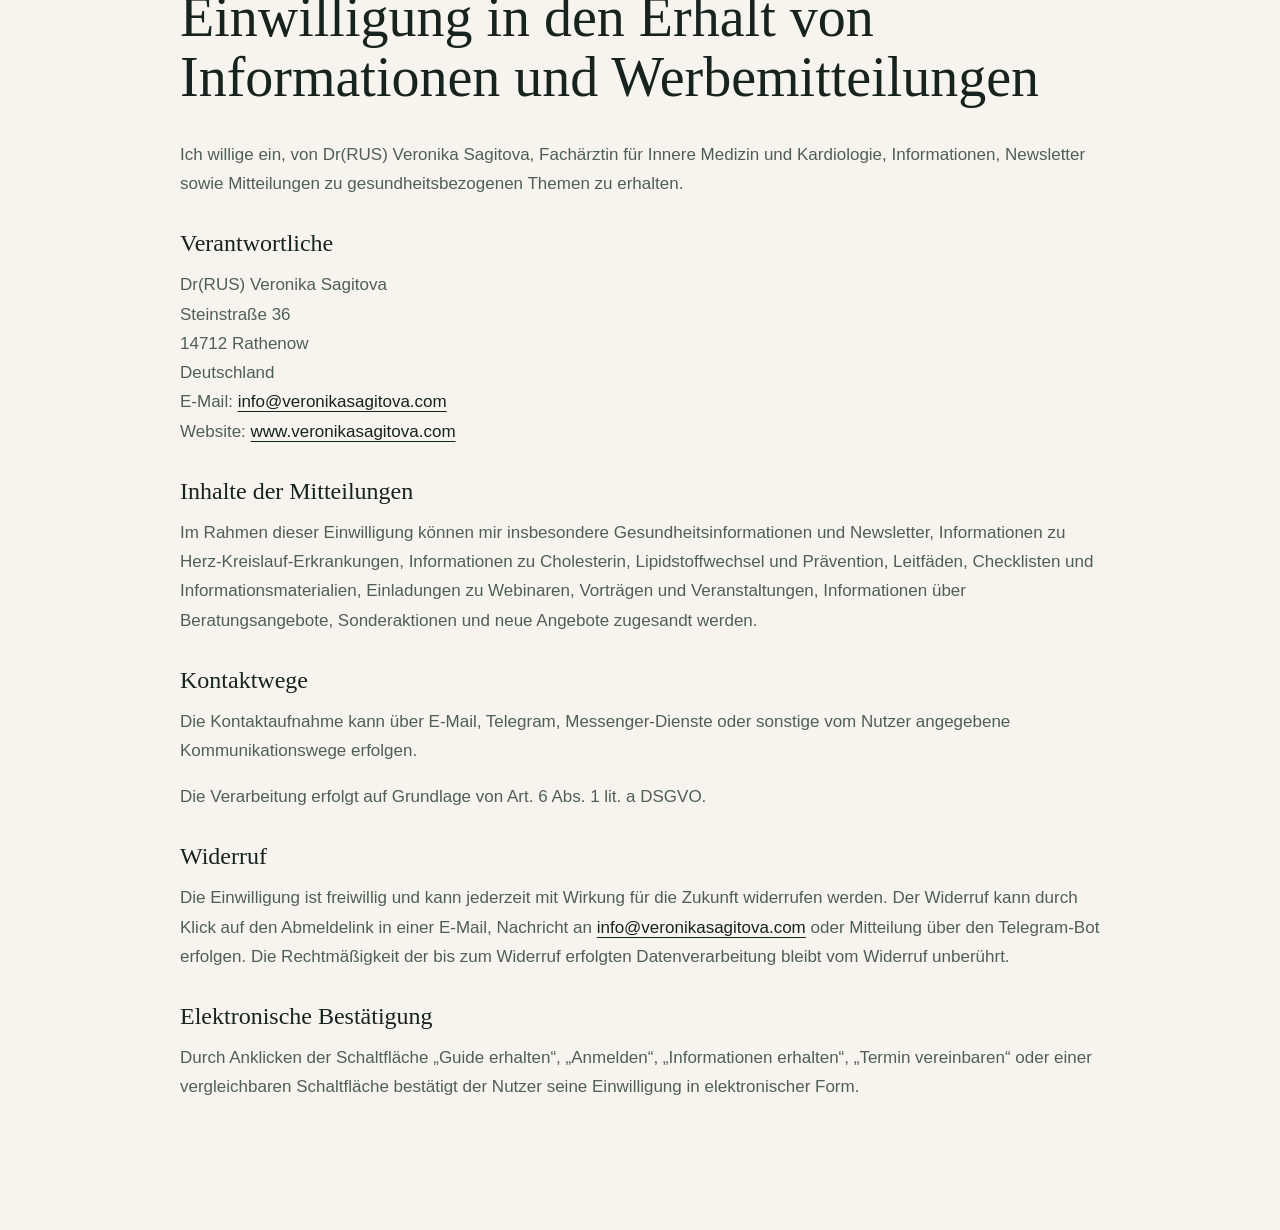
<file: newsletter-consent.html>
<!DOCTYPE html>
<html lang="ru">
<head>
  <meta charset="UTF-8">
  <meta name="viewport" content="width=device-width, initial-scale=1.0">
  <title>Согласие на рассылку | Dr(RUS) Veronika Sagitova</title>
  <meta name="robots" content="index, follow">
  <link rel="stylesheet" href="styles.css?v=legal-20260620">
  <style>
    body { margin: 0; background: #f7f4ef; color: #17231f; font-family: Arial, sans-serif; }
    .legal-page { min-height: 100vh; padding: 40px 22px 72px; }
    .legal-back { display: inline-flex; margin-bottom: 32px; color: #17231f; text-decoration: underline; text-underline-offset: 4px; }
    .legal-content { display: block !important; visibility: visible !important; opacity: 1 !important; max-width: 920px; margin: 0 auto 56px; }
    .legal-content h1 { margin: 0 0 32px; font-size: clamp(32px, 5vw, 56px); line-height: 1.08; }
    .legal-content h2 { margin: 30px 0 12px; font-size: 24px; line-height: 1.25; }
    .legal-content p, .legal-content li { color: #4f5f58; font-size: 17px; line-height: 1.72; }
    .legal-content a { color: #17231f; text-decoration: underline; text-underline-offset: 4px; }
    .section-kicker { color: #6f826f !important; font-size: 13px !important; font-weight: 700; text-transform: uppercase; letter-spacing: 0.08em; }
  </style>
</head>
<body>
  <main class="legal-page">
    <a class="legal-back" href="index.html">Назад на основной сайт</a>

    <article class="legal-content">
      <p class="section-kicker">Согласие на рассылку</p>
      <h1>Согласие на получение информационных и рекламных сообщений</h1>
      <p><a href="#de">Deutsch: Einwilligung Newsletter</a></p>

      <p>Я, регистрируясь на сайте, в Telegram-боте либо оставляя свои контактные данные для получения информационных материалов, выражаю свое согласие на получение информационных, образовательных и рекламных сообщений от Dr(RUS) Veronika Sagitova, Fachärztin für Innere Medizin und Kardiologie.</p>

      <h2>Какие сообщения могут направляться</h2>
      <p>В рамках настоящего согласия мне могут направляться информационные материалы по кардиологии, рекомендации по профилактике сердечно-сосудистых заболеваний, материалы по холестерину, липидному обмену и сердечно-сосудистому риску, рекомендации по питанию и образу жизни, новые гайды, чек-листы и образовательные материалы, приглашения на вебинары, лекции и онлайн-мероприятия, информация о консультациях, специальные предложения и акции.</p>

      <h2>Каналы связи</h2>
      <p>Сообщения могут направляться посредством электронной почты, Telegram, WhatsApp и иных электронных средств связи, указанных пользователем.</p>
      <p>Я понимаю, что предоставленные мной контактные данные могут использоваться для направления персонализированных образовательных материалов с учетом моих запросов и интересов.</p>

      <h2>Срок действия и отзыв согласия</h2>
      <p>Настоящее согласие предоставляется добровольно и действует до момента его отзыва. Я вправе в любое время отказаться от получения рассылки путем перехода по ссылке для отписки в электронном письме, направления запроса на адрес электронной почты <a href="mailto:info@veronikasagitova.com">info@veronikasagitova.com</a> или обращения через Telegram-бот.</p>

      <h2>Электронное подтверждение</h2>
      <p>Нажимая кнопку «Получить гайд», «Подписаться», «Получить материалы», «Записаться на консультацию» либо аналогичную кнопку на сайте или в Telegram-боте, пользователь подтверждает предоставление настоящего согласия в электронной форме.</p>

      <h2>Контактные данные владельца сервиса</h2>
      <p>Dr(RUS) Veronika Sagitova<br>Steinstraße 36<br>14712 Rathenow<br>Deutschland<br>E-Mail: <a href="mailto:info@veronikasagitova.com">info@veronikasagitova.com</a><br>Website: <a href="https://www.veronikasagitova.com">www.veronikasagitova.com</a></p>
    </article>

    <article class="legal-content" id="de">
      <p class="section-kicker">Einwilligung Newsletter</p>
      <h1>Einwilligung in den Erhalt von Informationen und Werbemitteilungen</h1>

      <p>Ich willige ein, von Dr(RUS) Veronika Sagitova, Fachärztin für Innere Medizin und Kardiologie, Informationen, Newsletter sowie Mitteilungen zu gesundheitsbezogenen Themen zu erhalten.</p>

      <h2>Verantwortliche</h2>
      <p>Dr(RUS) Veronika Sagitova<br>Steinstraße 36<br>14712 Rathenow<br>Deutschland<br>E-Mail: <a href="mailto:info@veronikasagitova.com">info@veronikasagitova.com</a><br>Website: <a href="https://www.veronikasagitova.com">www.veronikasagitova.com</a></p>

      <h2>Inhalte der Mitteilungen</h2>
      <p>Im Rahmen dieser Einwilligung können mir insbesondere Gesundheitsinformationen und Newsletter, Informationen zu Herz-Kreislauf-Erkrankungen, Informationen zu Cholesterin, Lipidstoffwechsel und Prävention, Leitfäden, Checklisten und Informationsmaterialien, Einladungen zu Webinaren, Vorträgen und Veranstaltungen, Informationen über Beratungsangebote, Sonderaktionen und neue Angebote zugesandt werden.</p>

      <h2>Kontaktwege</h2>
      <p>Die Kontaktaufnahme kann über E-Mail, Telegram, Messenger-Dienste oder sonstige vom Nutzer angegebene Kommunikationswege erfolgen.</p>
      <p>Die Verarbeitung erfolgt auf Grundlage von Art. 6 Abs. 1 lit. a DSGVO.</p>

      <h2>Widerruf</h2>
      <p>Die Einwilligung ist freiwillig und kann jederzeit mit Wirkung für die Zukunft widerrufen werden. Der Widerruf kann durch Klick auf den Abmeldelink in einer E-Mail, Nachricht an <a href="mailto:info@veronikasagitova.com">info@veronikasagitova.com</a> oder Mitteilung über den Telegram-Bot erfolgen. Die Rechtmäßigkeit der bis zum Widerruf erfolgten Datenverarbeitung bleibt vom Widerruf unberührt.</p>

      <h2>Elektronische Bestätigung</h2>
      <p>Durch Anklicken der Schaltfläche „Guide erhalten“, „Anmelden“, „Informationen erhalten“, „Termin vereinbaren“ oder einer vergleichbaren Schaltfläche bestätigt der Nutzer seine Einwilligung in elektronischer Form.</p>
    </article>
  </main>
  <script>
    (() => {
      const backLink = document.querySelector(".legal-back");
      if (!backLink) return;

      const params = new URLSearchParams(window.location.search);
      if (params.get("back") === "home") {
        backLink.href = "index.html";
        backLink.textContent = "Назад на основной сайт";
        return;
      }

      if (params.get("back") === "post-payment") {
        backLink.href = "post-payment.html";
        backLink.textContent = "Назад на страницу после оплаты";
        return;
      }

      if (params.get("back") === "landing") {
        backLink.href = "landing/";
        backLink.textContent = "Назад на лендинг";
      }
    })();
  </script>
</body>
</html>
</file>
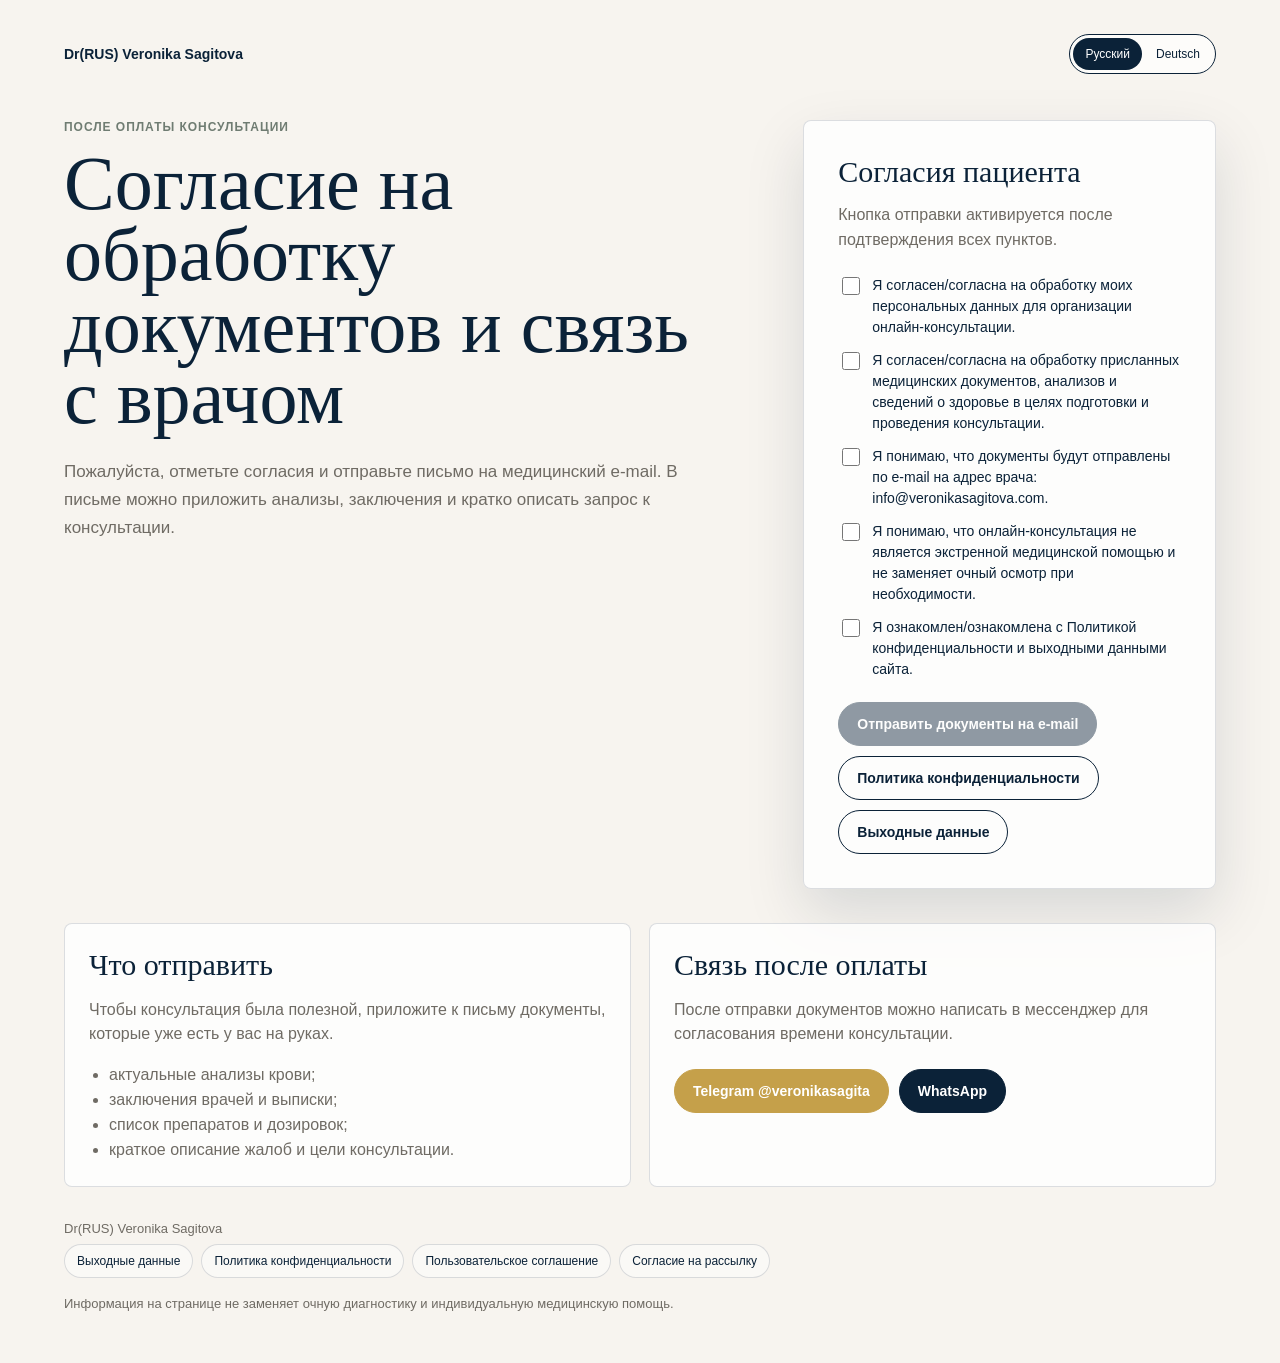
<file: post-payment.html>
<!DOCTYPE html>
<html lang="ru">
<head>
  <meta charset="UTF-8">
  <meta name="viewport" content="width=device-width, initial-scale=1.0">
  <title>После оплаты | Dr(RUS) Veronika Sagitova</title>
  <meta name="robots" content="noindex, follow">
  <style>
    :root {
      --paper: #f7f4ef;
      --white: #ffffff;
      --ink: #0b2238;
      --muted: #6f6b64;
      --line: rgba(11, 34, 56, 0.14);
      --sage: #6f7c72;
      --gold: #c5a04a;
      --shadow: 0 24px 60px rgba(11, 34, 56, 0.13);
      --radius: 8px;
      --serif: "Iowan Old Style", "Cormorant Garamond", Georgia, serif;
      --sans: Inter, "Helvetica Neue", Arial, sans-serif;
    }

    * {
      box-sizing: border-box;
    }

    body {
      margin: 0;
      background: var(--paper);
      color: var(--ink);
      font-family: var(--sans);
      letter-spacing: 0;
      -webkit-font-smoothing: antialiased;
    }

    a {
      color: inherit;
      text-decoration: none;
    }

    .page {
      min-height: 100vh;
      padding: 34px clamp(18px, 5vw, 72px) 52px;
    }

    .topbar {
      display: flex;
      align-items: center;
      justify-content: space-between;
      gap: 16px;
      margin-bottom: 46px;
    }

    .brand {
      display: inline-flex;
      align-items: center;
      gap: 12px;
      font-size: 14px;
      font-weight: 600;
    }

    .brand span {
      display: grid;
      place-items: center;
      width: 38px;
      height: 38px;
      border: 1px solid var(--ink);
      border-radius: 50%;
      font-family: var(--serif);
      font-size: 15px;
    }

    .language-switch {
      display: inline-flex;
      align-items: center;
      gap: 2px;
      padding: 3px;
      border: 1px solid var(--ink);
      border-radius: 999px;
      background: rgba(255, 255, 255, 0.72);
    }

    .language-switch button {
      min-height: 32px;
      padding: 7px 12px;
      border: 0;
      border-radius: 999px;
      background: transparent;
      color: var(--ink);
      cursor: pointer;
      font: inherit;
      font-size: 12px;
    }

    .language-switch button.is-active {
      background: var(--ink);
      color: var(--white);
    }

    .hero {
      display: grid;
      grid-template-columns: minmax(0, 0.9fr) minmax(320px, 0.55fr);
      gap: clamp(28px, 5vw, 70px);
      align-items: start;
      max-width: 1180px;
      margin: 0 auto;
    }

    .eyebrow {
      margin: 0 0 14px;
      color: var(--sage);
      font-size: 12px;
      font-weight: 700;
      text-transform: uppercase;
      letter-spacing: 0.08em;
    }

    h1 {
      margin: 0;
      max-width: 760px;
      font-family: var(--serif);
      font-size: clamp(42px, 8vw, 76px);
      line-height: 0.94;
      font-weight: 400;
    }

    .lead {
      max-width: 700px;
      margin: 24px 0 0;
      color: var(--muted);
      font-size: 17px;
      line-height: 1.65;
    }

    .panel,
    .card {
      border: 1px solid var(--line);
      border-radius: var(--radius);
      background: rgba(255, 255, 255, 0.78);
      box-shadow: var(--shadow);
    }

    .panel {
      padding: clamp(22px, 4vw, 34px);
    }

    .panel h2,
    .card h2 {
      margin: 0 0 14px;
      font-family: var(--serif);
      font-size: 30px;
      font-weight: 400;
    }

    .notice {
      margin: 0 0 20px;
      color: var(--muted);
      line-height: 1.55;
    }

    .consents {
      display: grid;
      gap: 12px;
      margin: 22px 0;
    }

    label {
      display: grid;
      grid-template-columns: 22px 1fr;
      gap: 12px;
      align-items: start;
      color: var(--ink);
      line-height: 1.5;
      font-size: 14px;
    }

    input[type="checkbox"] {
      width: 18px;
      height: 18px;
      margin-top: 2px;
      accent-color: var(--ink);
    }

    .actions {
      display: flex;
      flex-wrap: wrap;
      gap: 10px;
      margin-top: 22px;
    }

    .btn {
      display: inline-flex;
      align-items: center;
      justify-content: center;
      min-height: 44px;
      padding: 12px 18px;
      border: 1px solid var(--ink);
      border-radius: 999px;
      background: transparent;
      color: var(--ink);
      cursor: pointer;
      font: inherit;
      font-size: 14px;
      font-weight: 600;
      transition: opacity 0.2s ease, transform 0.2s ease, background 0.2s ease;
    }

    .btn:hover {
      transform: translateY(-1px);
    }

    .btn-dark {
      background: var(--ink);
      color: var(--white);
    }

    .btn-gold {
      border-color: var(--gold);
      background: var(--gold);
      color: var(--white);
    }

    .btn-disabled {
      opacity: 0.45;
      pointer-events: none;
    }

    .btn[aria-disabled="true"] {
      opacity: 0.45;
      cursor: not-allowed;
      transform: none;
    }

    .grid {
      display: grid;
      grid-template-columns: repeat(2, minmax(0, 1fr));
      gap: 18px;
      max-width: 1180px;
      margin: 34px auto 0;
    }

    .card {
      padding: 24px;
      box-shadow: none;
    }

    .card p,
    .card li {
      color: var(--muted);
      line-height: 1.55;
    }

    .card ul {
      margin: 12px 0 0;
      padding-left: 20px;
    }

    .footer {
      max-width: 1180px;
      margin: 34px auto 0;
      display: flex;
      flex-wrap: wrap;
      justify-content: space-between;
      gap: 18px;
      color: var(--muted);
      font-size: 13px;
    }

    .footer-brand {
      display: grid;
      gap: 8px;
    }

    .footer-legal {
      display: flex;
      flex-wrap: wrap;
      gap: 8px;
    }

    .footer-link {
      display: inline-flex;
      align-items: center;
      min-height: 34px;
      padding: 8px 12px;
      border: 1px solid var(--line);
      border-radius: 999px;
      color: var(--ink);
      background: rgba(255, 255, 255, 0.42);
      font-size: 12px;
    }

    .footer-link:hover {
      background: rgba(255, 255, 255, 0.75);
    }

    @media (max-width: 860px) {
      .hero,
      .grid {
        grid-template-columns: 1fr;
      }

      .topbar {
        align-items: flex-start;
        flex-direction: column;
      }
    }
  </style>
</head>
<body>
  <main class="page">
    <header class="topbar">
      <a class="brand" href="post-payment.html"><strong>Dr(RUS) Veronika Sagitova</strong></a>
      <div class="language-switch" aria-label="Language switch">
        <button type="button" data-lang="ru" class="is-active">Русский</button>
        <button type="button" data-lang="de">Deutsch</button>
      </div>
    </header>

    <section class="hero">
      <div>
        <p class="eyebrow" data-i18n="kicker">После оплаты консультации</p>
        <h1 data-i18n="title">Согласие на обработку документов и связь с врачом</h1>
        <p class="lead" data-i18n="lead">Пожалуйста, отметьте согласия и отправьте письмо на медицинский e-mail. В письме можно приложить анализы, заключения и кратко описать запрос к консультации.</p>
      </div>

      <form class="panel" id="consentForm">
        <h2 data-i18n="formTitle">Согласия пациента</h2>
        <p class="notice" data-i18n="formNotice">Кнопка отправки активируется после подтверждения всех пунктов.</p>
        <div class="consents">
          <label>
            <input type="checkbox" data-required-consent>
            <span data-i18n="consentPersonal">Я согласен/согласна на обработку моих персональных данных для организации онлайн-консультации.</span>
          </label>
          <label>
            <input type="checkbox" data-required-consent>
            <span data-i18n="consentMedical">Я согласен/согласна на обработку присланных медицинских документов, анализов и сведений о здоровье в целях подготовки и проведения консультации.</span>
          </label>
          <label>
            <input type="checkbox" data-required-consent>
            <span data-i18n="consentEmail">Я понимаю, что документы будут отправлены по e-mail на адрес врача: info@veronikasagitova.com.</span>
          </label>
          <label>
            <input type="checkbox" data-required-consent>
            <span data-i18n="consentLimits">Я понимаю, что онлайн-консультация не является экстренной медицинской помощью и не заменяет очный осмотр при необходимости.</span>
          </label>
          <label>
            <input type="checkbox" data-required-consent>
            <span data-i18n="consentLegal">Я ознакомлен/ознакомлена с Политикой конфиденциальности и выходными данными сайта.</span>
          </label>
        </div>

        <div class="actions">
          <a class="btn btn-dark" id="mailButton" href="#" aria-disabled="true" data-i18n="sendDocs">Отправить документы на e-mail</a>
          <a class="btn" href="/datenschutz.html?back=post-payment&amp;v=legal-20260620" target="_blank" rel="noopener" data-i18n="privacyLink" data-ru-href="/datenschutz.html?back=post-payment&amp;v=legal-20260620" data-de-href="/datenschutz.html?back=post-payment&amp;v=legal-20260620#de">Политика конфиденциальности</a>
          <a class="btn" href="/impressum.html?back=post-payment&amp;v=legal-20260620" target="_blank" rel="noopener" data-i18n="impressumLink" data-ru-href="/impressum.html?back=post-payment&amp;v=legal-20260620" data-de-href="/impressum.html?back=post-payment&amp;v=legal-20260620#de">Выходные данные</a>
        </div>
      </form>
    </section>

    <section class="grid">
      <article class="card">
        <h2 data-i18n="whatSendTitle">Что отправить</h2>
        <p data-i18n="whatSendIntro">Чтобы консультация была полезной, приложите к письму документы, которые уже есть у вас на руках.</p>
        <ul>
          <li data-i18n="sendItem1">актуальные анализы крови;</li>
          <li data-i18n="sendItem2">заключения врачей и выписки;</li>
          <li data-i18n="sendItem3">список препаратов и дозировок;</li>
          <li data-i18n="sendItem4">краткое описание жалоб и цели консультации.</li>
        </ul>
      </article>

      <article class="card">
        <h2 data-i18n="contactsTitle">Связь после оплаты</h2>
        <p data-i18n="contactsText">После отправки документов можно написать в мессенджер для согласования времени консультации.</p>
        <div class="actions">
          <a class="btn btn-gold" href="https://t.me/veronikasagita" target="_blank" rel="noopener">Telegram @veronikasagita</a>
          <a class="btn btn-dark" href="https://wa.me/4915908466872" target="_blank" rel="noopener">WhatsApp</a>
        </div>
      </article>
    </section>

    <footer class="footer">
      <div class="footer-brand">
        <span>Dr(RUS) Veronika Sagitova</span>
        <div class="footer-legal">
          <a class="footer-link" href="/impressum.html?back=post-payment&amp;v=legal-20260620" data-i18n="footerImpressum" data-ru-href="/impressum.html?back=post-payment&amp;v=legal-20260620" data-de-href="/impressum.html?back=post-payment&amp;v=legal-20260620#de">Выходные данные</a>
          <a class="footer-link" href="/datenschutz.html?back=post-payment&amp;v=legal-20260620" data-i18n="footerPrivacy" data-ru-href="/datenschutz.html?back=post-payment&amp;v=legal-20260620" data-de-href="/datenschutz.html?back=post-payment&amp;v=legal-20260620#de">Политика конфиденциальности</a>
          <a class="footer-link" href="/terms.html?back=post-payment&amp;v=legal-20260620" data-i18n="footerTerms" data-ru-href="/terms.html?back=post-payment&amp;v=legal-20260620" data-de-href="/terms.html?back=post-payment&amp;v=legal-20260620#de">Пользовательское соглашение</a>
          <a class="footer-link" href="/newsletter-consent.html?back=post-payment&amp;v=legal-20260620" data-i18n="footerNewsletter" data-ru-href="/newsletter-consent.html?back=post-payment&amp;v=legal-20260620" data-de-href="/newsletter-consent.html?back=post-payment&amp;v=legal-20260620#de">Согласие на рассылку</a>
        </div>
      </div>
      <span data-i18n="footerNote">Информация на странице не заменяет очную диагностику и индивидуальную медицинскую помощь.</span>
    </footer>
  </main>

  <script>
    const EMAIL = "info@veronikasagitova.com";
    const translations = {
      de: {
        kicker: "Nach der Zahlung der Beratung",
        title: "Einwilligung zur Verarbeitung von Unterlagen und Kontaktaufnahme",
        lead: "Bitte bestätigen Sie die Einwilligungen und senden Sie eine E-Mail an die medizinische Kontaktadresse. Sie können Laborwerte, Befunde und eine kurze Beschreibung Ihres Anliegens anhängen.",
        formTitle: "Einwilligungen",
        formNotice: "Die Schaltfläche wird aktiviert, sobald alle Punkte bestätigt sind.",
        consentPersonal: "Ich willige in die Verarbeitung meiner personenbezogenen Daten zur Organisation der Online-Beratung ein.",
        consentMedical: "Ich willige in die Verarbeitung der übermittelten medizinischen Unterlagen, Laborwerte und Gesundheitsdaten zur Vorbereitung und Durchführung der Beratung ein.",
        consentEmail: "Ich verstehe, dass die Unterlagen per E-Mail an die Ärztin gesendet werden: info@veronikasagitova.com.",
        consentLimits: "Ich verstehe, dass die Online-Beratung keine Notfallversorgung ist und eine persönliche Untersuchung bei Bedarf nicht ersetzt.",
        consentLegal: "Ich habe Datenschutzerklärung und Impressum der Website zur Kenntnis genommen.",
        privacyLink: "Datenschutzerklärung",
        impressumLink: "Impressum",
        sendDocs: "Unterlagen per E-Mail senden",
        whatSendTitle: "Was Sie senden können",
        whatSendIntro: "Damit die Beratung sinnvoll vorbereitet werden kann, hängen Sie vorhandene Unterlagen an.",
        sendItem1: "aktuelle Blutwerte;",
        sendItem2: "ärztliche Befunde und Entlassungsberichte;",
        sendItem3: "Medikamentenliste mit Dosierungen;",
        sendItem4: "kurze Beschreibung der Beschwerden und des Beratungsziels.",
        contactsTitle: "Kontakt nach der Zahlung",
        contactsText: "Nach dem Versand der Unterlagen können Sie zur Terminabstimmung eine Nachricht senden.",
        footerImpressum: "Impressum",
        footerPrivacy: "Datenschutzerklärung",
        footerTerms: "AGB",
        footerNewsletter: "Einwilligung Newsletter",
        footerNote: "Die Informationen auf dieser Seite ersetzen keine persönliche Diagnostik und keine individuelle medizinische Hilfe."
      }
    };

    const originalText = new Map();
    document.querySelectorAll("[data-i18n]").forEach((node) => {
      originalText.set(node.dataset.i18n, node.textContent);
    });

    const setLanguage = (lang) => {
      document.querySelectorAll("[data-i18n]").forEach((node) => {
        const key = node.dataset.i18n;
        node.textContent = lang === "de" && translations.de[key] ? translations.de[key] : originalText.get(key);
      });
      document.querySelectorAll("[data-ru-href][data-de-href]").forEach((node) => {
        node.href = lang === "de" ? node.dataset.deHref : node.dataset.ruHref;
      });
      document.querySelectorAll("[data-lang]").forEach((button) => {
        button.classList.toggle("is-active", button.dataset.lang === lang);
      });
      document.documentElement.lang = lang;
      localStorage.setItem("postPaymentLanguage", lang);
      updateMailLink();
    };

    const getMailBody = () => {
      const lang = localStorage.getItem("postPaymentLanguage") || "ru";
      if (lang === "de") {
        return [
          "Guten Tag, Dr. Sagitova,",
          "",
          "ich habe die Beratung bezahlt und bestätige die Einwilligungen auf der Website:",
          "- Verarbeitung personenbezogener Daten zur Organisation der Online-Beratung;",
          "- Verarbeitung meiner medizinischen Unterlagen und Gesundheitsdaten zur Vorbereitung und Durchführung der Beratung;",
          "- Versand der Unterlagen per E-Mail;",
          "- Kenntnisnahme von Datenschutzerklärung und Impressum;",
          "- Verständnis, dass die Online-Beratung keine Notfallversorgung ersetzt.",
          "",
          "Meine Frage / mein Beratungsziel:",
          "",
          "Anhänge: Laborwerte, Befunde, Medikamentenliste."
        ].join("\n");
      }
      return [
        "Здравствуйте, Dr. Sagitova,",
        "",
        "Я оплатил(а) консультацию и подтверждаю согласия на странице сайта:",
        "- обработку персональных данных для организации онлайн-консультации;",
        "- обработку медицинских документов, анализов и сведений о здоровье для подготовки и проведения консультации;",
        "- отправку документов по e-mail;",
        "- ознакомление с Политикой конфиденциальности и выходными данными сайта;",
        "- понимание, что онлайн-консультация не является экстренной медицинской помощью.",
        "",
        "Мой вопрос / цель консультации:",
        "",
        "Во вложении: анализы, заключения, список препаратов."
      ].join("\n");
    };

    const updateMailLink = () => {
      const mailButton = document.getElementById("mailButton");
      const checked = Array.from(document.querySelectorAll("[data-required-consent]")).every((input) => input.checked);
      const lang = localStorage.getItem("postPaymentLanguage") || "ru";
      const subject = lang === "de" ? "Unterlagen nach Zahlung der Beratung" : "Документы после оплаты консультации";
      mailButton.setAttribute("aria-disabled", String(!checked));
      mailButton.href = checked ? `mailto:${EMAIL}?subject=${encodeURIComponent(subject)}&body=${encodeURIComponent(getMailBody())}` : "#";
    };

    document.querySelectorAll("[data-required-consent]").forEach((input) => {
      input.addEventListener("change", updateMailLink);
    });

    document.querySelectorAll("[data-lang]").forEach((button) => {
      button.addEventListener("click", () => setLanguage(button.dataset.lang));
    });

    setLanguage(localStorage.getItem("postPaymentLanguage") || "ru");
  </script>
</body>
</html>
</file>
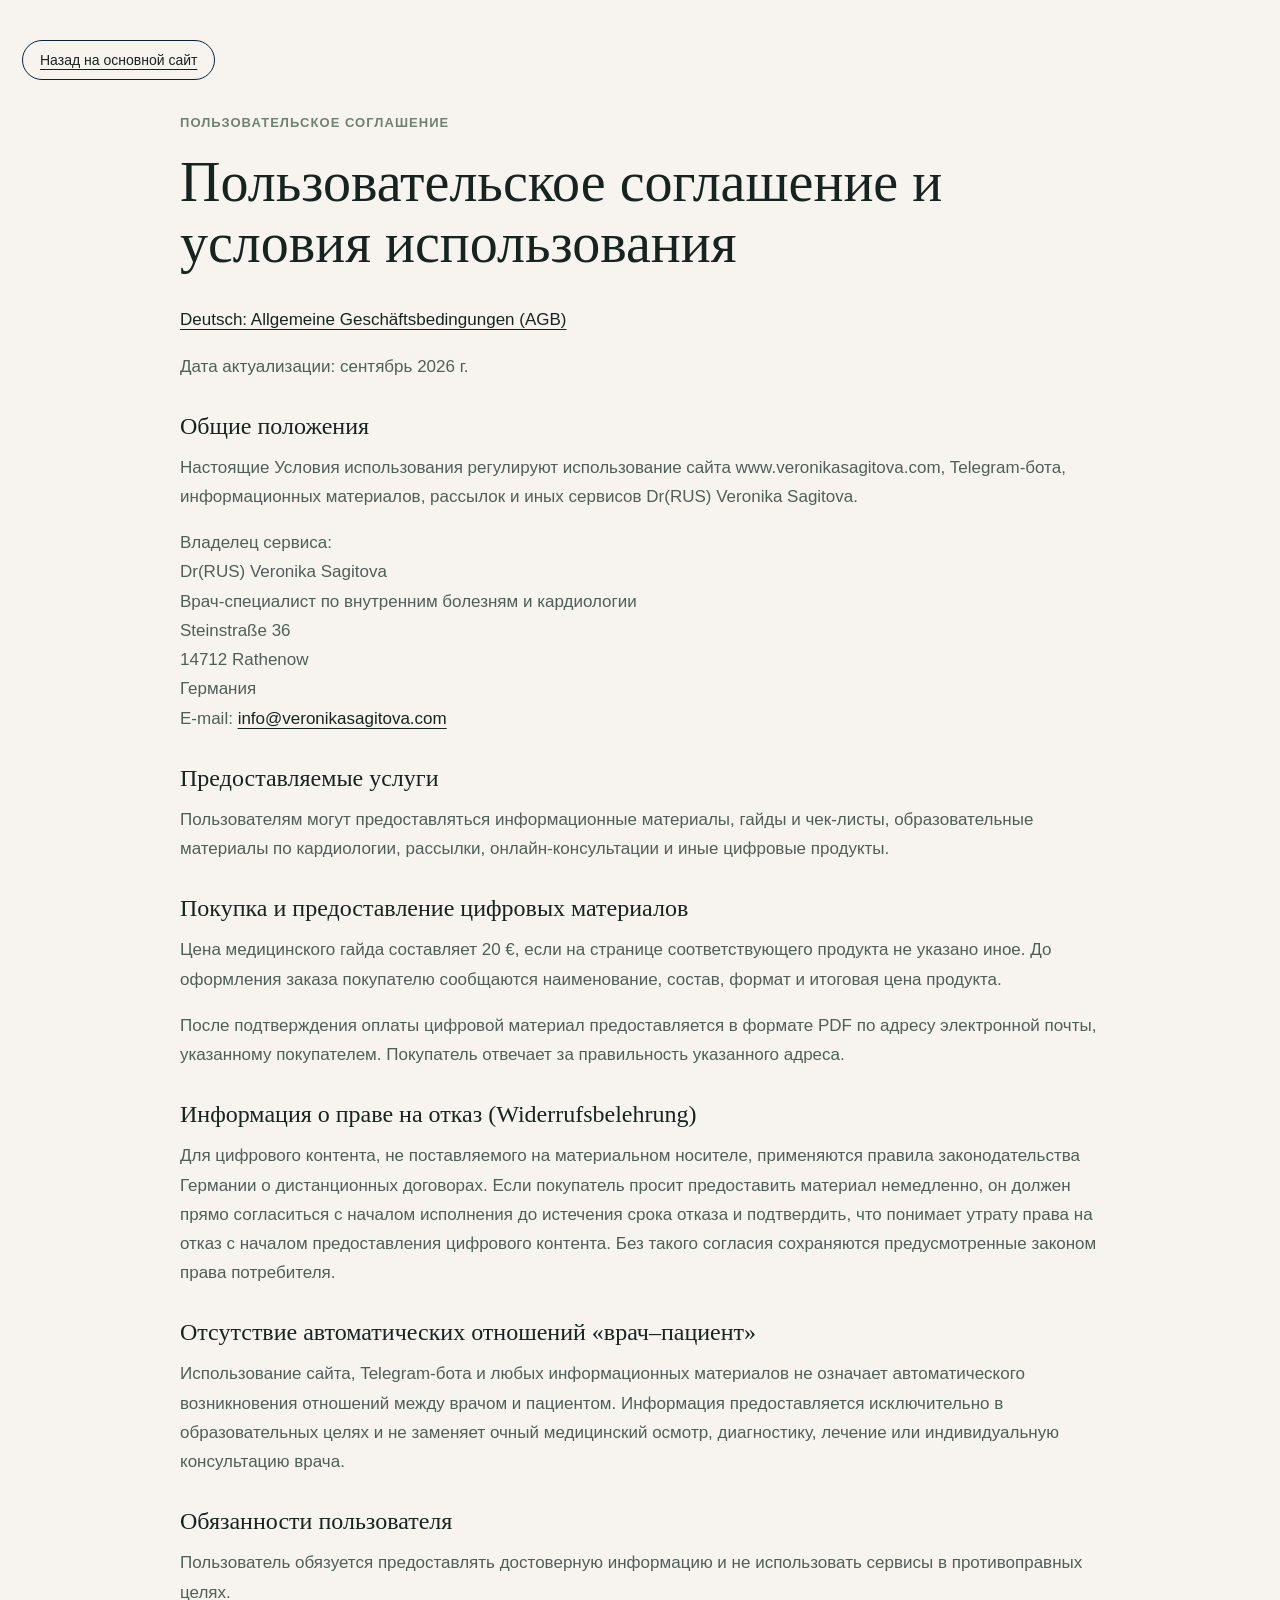
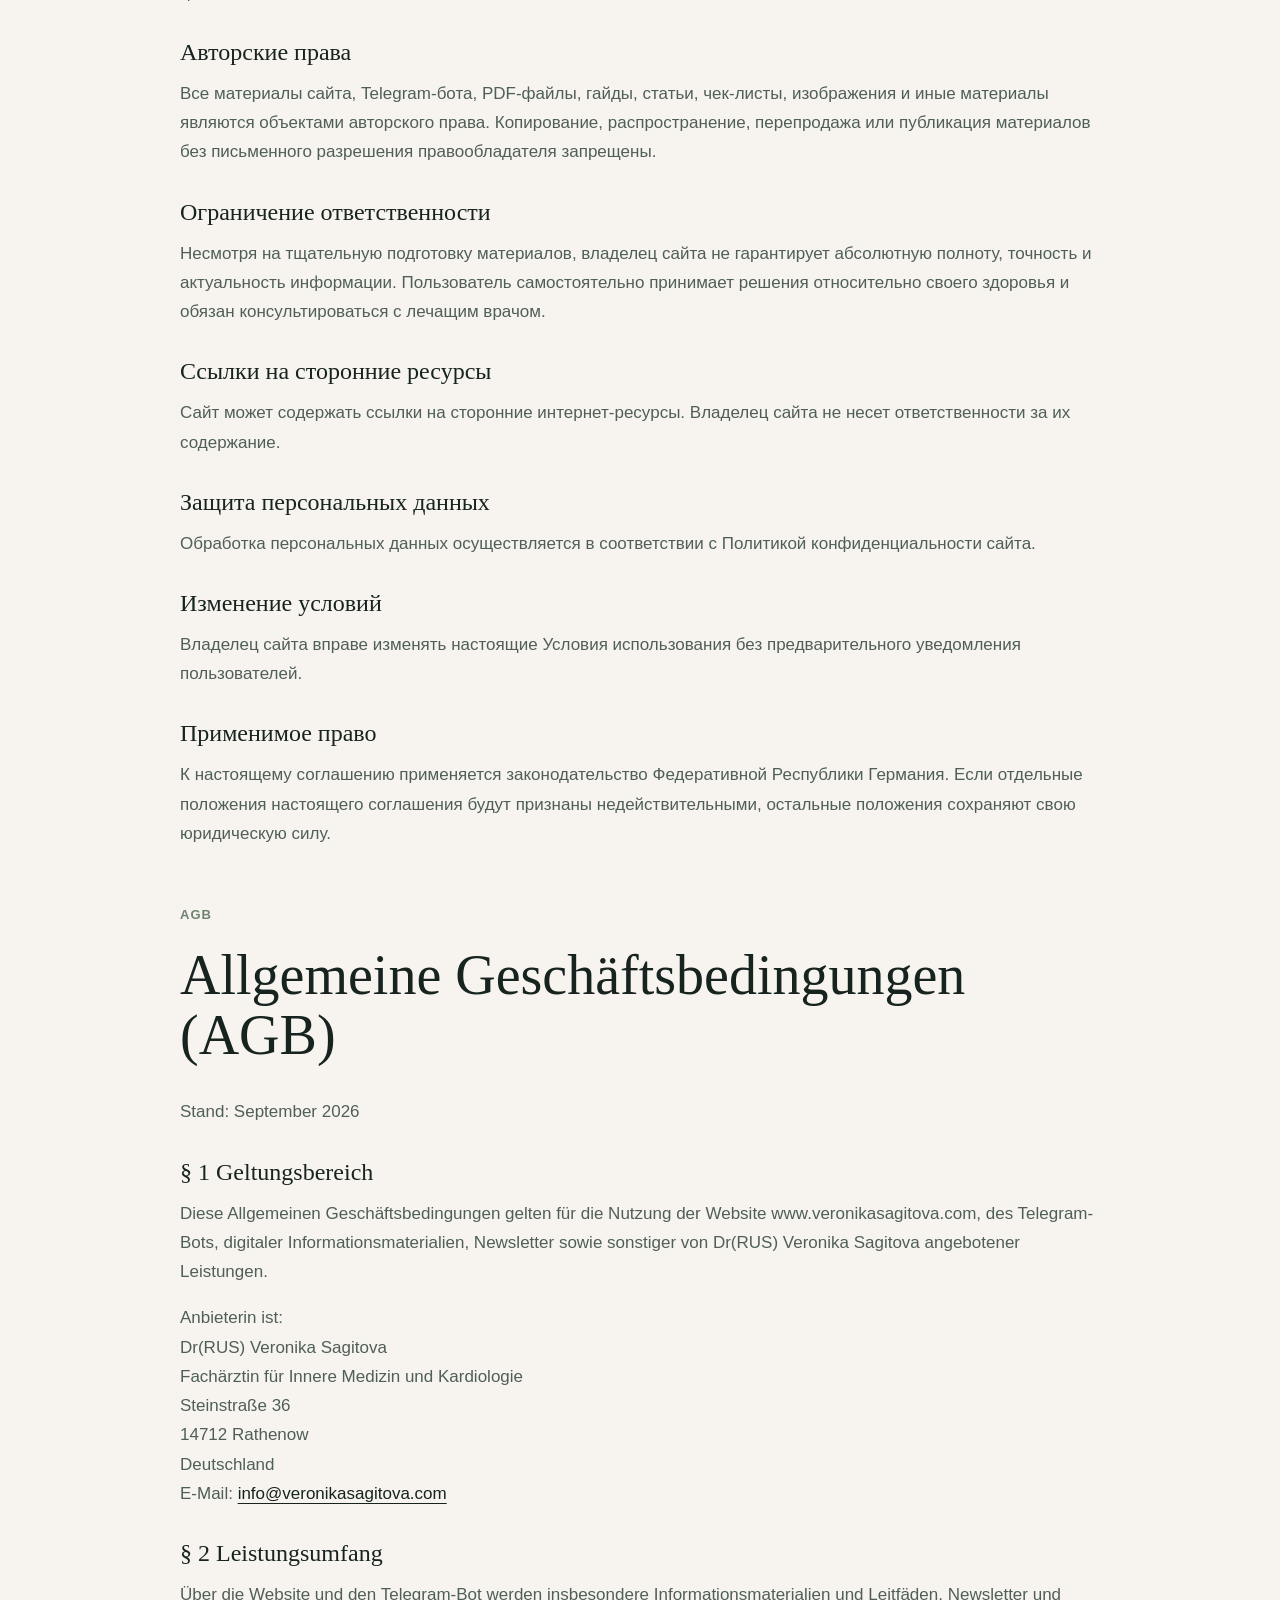
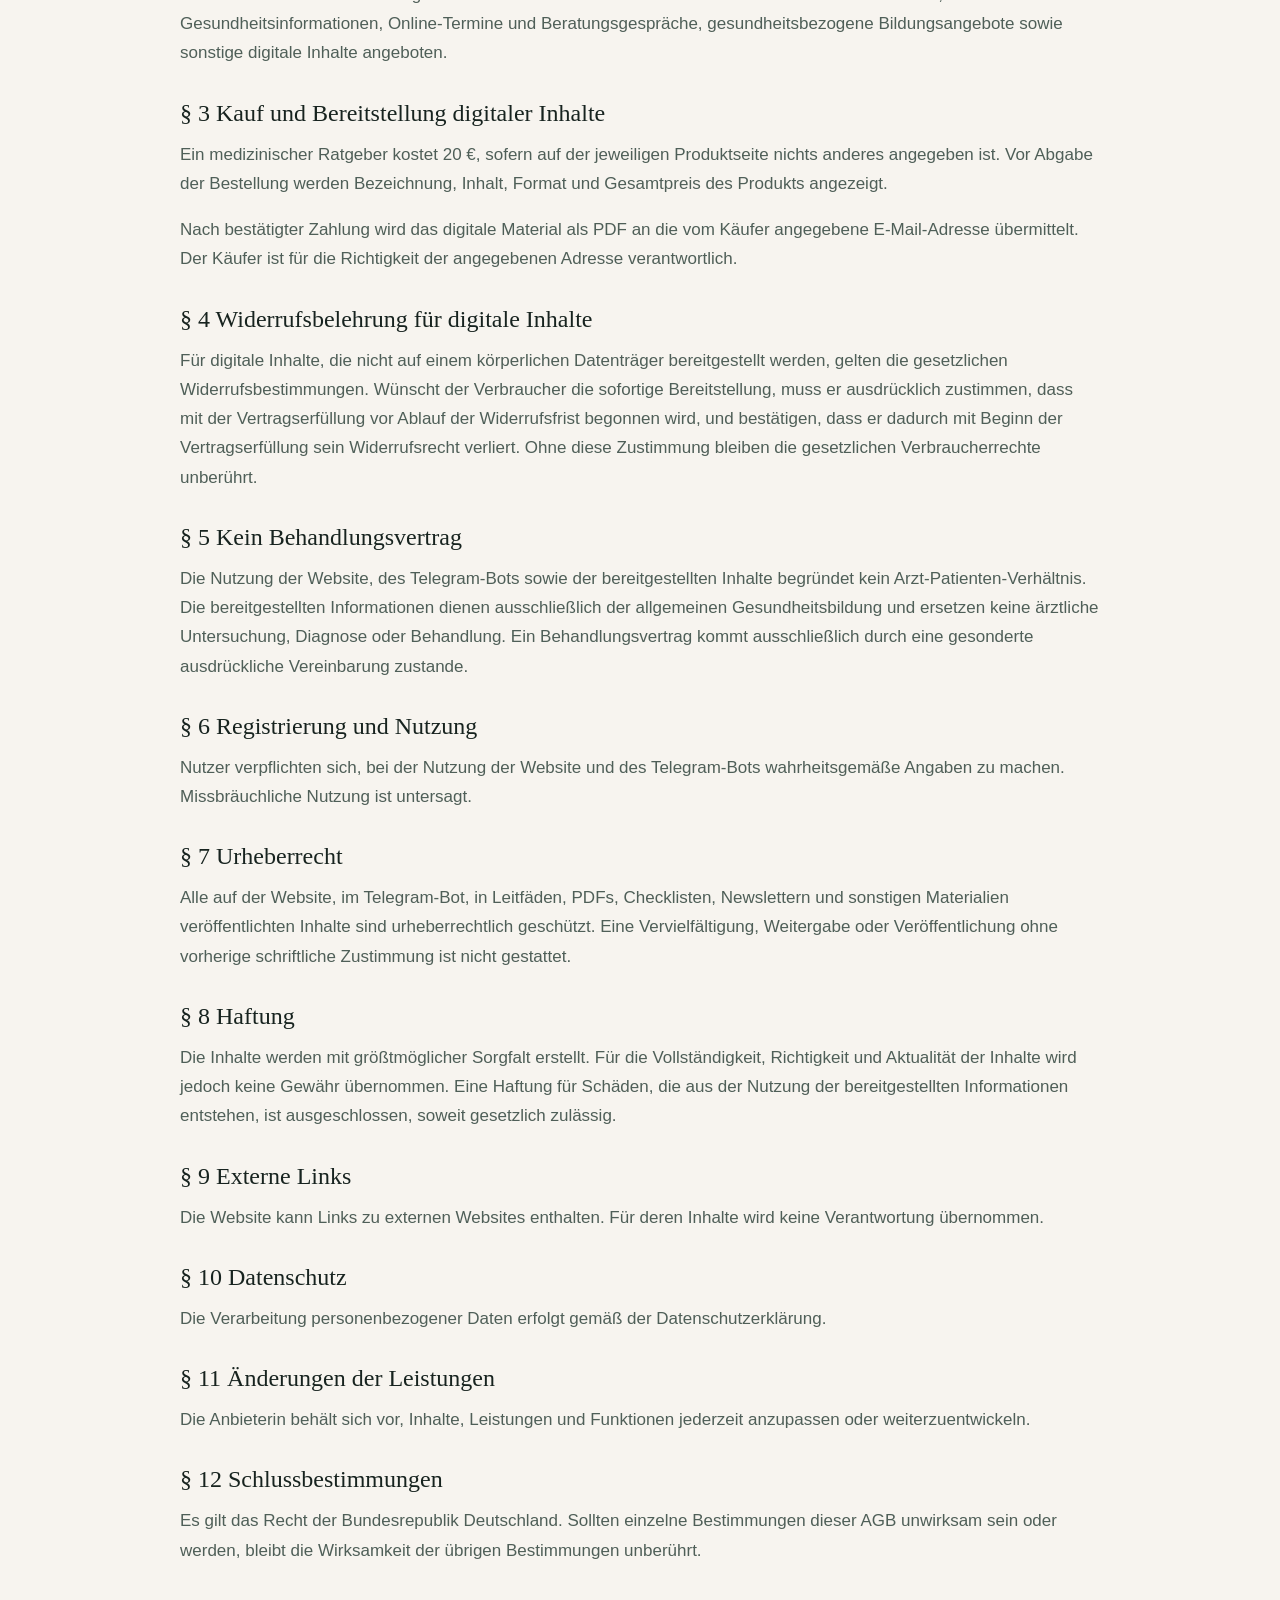
<file: terms.html>
<!DOCTYPE html>
<html lang="ru">
<head>
  <meta charset="UTF-8">
  <meta name="viewport" content="width=device-width, initial-scale=1.0">
  <title>Пользовательское соглашение | Dr(RUS) Veronika Sagitova</title>
  <meta name="robots" content="index, follow">
  <link rel="stylesheet" href="styles.css?v=legal-20260620">
  <style>
    body { margin: 0; background: #f7f4ef; color: #17231f; font-family: Arial, sans-serif; }
    .legal-page { min-height: 100vh; padding: 40px 22px 72px; }
    .legal-back { display: inline-flex; margin-bottom: 32px; color: #17231f; text-decoration: underline; text-underline-offset: 4px; }
    .legal-content { display: block !important; visibility: visible !important; opacity: 1 !important; max-width: 920px; margin: 0 auto 56px; }
    .legal-content h1 { margin: 0 0 32px; font-size: clamp(32px, 5vw, 56px); line-height: 1.08; }
    .legal-content h2 { margin: 30px 0 12px; font-size: 24px; line-height: 1.25; }
    .legal-content p, .legal-content li { color: #4f5f58; font-size: 17px; line-height: 1.72; }
    .legal-content a { color: #17231f; text-decoration: underline; text-underline-offset: 4px; }
    .section-kicker { color: #6f826f !important; font-size: 13px !important; font-weight: 700; text-transform: uppercase; letter-spacing: 0.08em; }
  </style>
</head>
<body>
  <main class="legal-page">
    <a class="legal-back" href="index.html">Назад на основной сайт</a>

    <article class="legal-content">
      <p class="section-kicker">Пользовательское соглашение</p>
      <h1>Пользовательское соглашение и условия использования</h1>
      <p><a href="#de">Deutsch: Allgemeine Geschäftsbedingungen (AGB)</a></p>
      <p>Дата актуализации: сентябрь 2026 г.</p>

      <h2>Общие положения</h2>
      <p>Настоящие Условия использования регулируют использование сайта www.veronikasagitova.com, Telegram-бота, информационных материалов, рассылок и иных сервисов Dr(RUS) Veronika Sagitova.</p>
      <p>Владелец сервиса:<br>Dr(RUS) Veronika Sagitova<br>Врач-специалист по внутренним болезням и кардиологии<br>Steinstraße 36<br>14712 Rathenow<br>Германия<br>E-mail: <a href="mailto:info@veronikasagitova.com">info@veronikasagitova.com</a></p>

      <h2>Предоставляемые услуги</h2>
      <p>Пользователям могут предоставляться информационные материалы, гайды и чек-листы, образовательные материалы по кардиологии, рассылки, онлайн-консультации и иные цифровые продукты.</p>

      <h2>Покупка и предоставление цифровых материалов</h2>
      <p>Цена медицинского гайда составляет 20 €, если на странице соответствующего продукта не указано иное. До оформления заказа покупателю сообщаются наименование, состав, формат и итоговая цена продукта.</p>
      <p>После подтверждения оплаты цифровой материал предоставляется в формате PDF по адресу электронной почты, указанному покупателем. Покупатель отвечает за правильность указанного адреса.</p>

      <h2 id="withdrawal-ru">Информация о праве на отказ (Widerrufsbelehrung)</h2>
      <p>Для цифрового контента, не поставляемого на материальном носителе, применяются правила законодательства Германии о дистанционных договорах. Если покупатель просит предоставить материал немедленно, он должен прямо согласиться с началом исполнения до истечения срока отказа и подтвердить, что понимает утрату права на отказ с началом предоставления цифрового контента. Без такого согласия сохраняются предусмотренные законом права потребителя.</p>

      <h2>Отсутствие автоматических отношений «врач–пациент»</h2>
      <p>Использование сайта, Telegram-бота и любых информационных материалов не означает автоматического возникновения отношений между врачом и пациентом. Информация предоставляется исключительно в образовательных целях и не заменяет очный медицинский осмотр, диагностику, лечение или индивидуальную консультацию врача.</p>

      <h2>Обязанности пользователя</h2>
      <p>Пользователь обязуется предоставлять достоверную информацию и не использовать сервисы в противоправных целях.</p>

      <h2>Авторские права</h2>
      <p>Все материалы сайта, Telegram-бота, PDF-файлы, гайды, статьи, чек-листы, изображения и иные материалы являются объектами авторского права. Копирование, распространение, перепродажа или публикация материалов без письменного разрешения правообладателя запрещены.</p>

      <h2>Ограничение ответственности</h2>
      <p>Несмотря на тщательную подготовку материалов, владелец сайта не гарантирует абсолютную полноту, точность и актуальность информации. Пользователь самостоятельно принимает решения относительно своего здоровья и обязан консультироваться с лечащим врачом.</p>

      <h2>Ссылки на сторонние ресурсы</h2>
      <p>Сайт может содержать ссылки на сторонние интернет-ресурсы. Владелец сайта не несет ответственности за их содержание.</p>

      <h2>Защита персональных данных</h2>
      <p>Обработка персональных данных осуществляется в соответствии с Политикой конфиденциальности сайта.</p>

      <h2>Изменение условий</h2>
      <p>Владелец сайта вправе изменять настоящие Условия использования без предварительного уведомления пользователей.</p>

      <h2>Применимое право</h2>
      <p>К настоящему соглашению применяется законодательство Федеративной Республики Германия. Если отдельные положения настоящего соглашения будут признаны недействительными, остальные положения сохраняют свою юридическую силу.</p>
    </article>

    <article class="legal-content" id="de">
      <p class="section-kicker">AGB</p>
      <h1>Allgemeine Geschäftsbedingungen (AGB)</h1>
      <p>Stand: September 2026</p>

      <h2>§ 1 Geltungsbereich</h2>
      <p>Diese Allgemeinen Geschäftsbedingungen gelten für die Nutzung der Website www.veronikasagitova.com, des Telegram-Bots, digitaler Informationsmaterialien, Newsletter sowie sonstiger von Dr(RUS) Veronika Sagitova angebotener Leistungen.</p>
      <p>Anbieterin ist:<br>Dr(RUS) Veronika Sagitova<br>Fachärztin für Innere Medizin und Kardiologie<br>Steinstraße 36<br>14712 Rathenow<br>Deutschland<br>E-Mail: <a href="mailto:info@veronikasagitova.com">info@veronikasagitova.com</a></p>

      <h2>§ 2 Leistungsumfang</h2>
      <p>Über die Website und den Telegram-Bot werden insbesondere Informationsmaterialien und Leitfäden, Newsletter und Gesundheitsinformationen, Online-Termine und Beratungsgespräche, gesundheitsbezogene Bildungsangebote sowie sonstige digitale Inhalte angeboten.</p>

      <h2>§ 3 Kauf und Bereitstellung digitaler Inhalte</h2>
      <p>Ein medizinischer Ratgeber kostet 20 €, sofern auf der jeweiligen Produktseite nichts anderes angegeben ist. Vor Abgabe der Bestellung werden Bezeichnung, Inhalt, Format und Gesamtpreis des Produkts angezeigt.</p>
      <p>Nach bestätigter Zahlung wird das digitale Material als PDF an die vom Käufer angegebene E-Mail-Adresse übermittelt. Der Käufer ist für die Richtigkeit der angegebenen Adresse verantwortlich.</p>

      <h2 id="withdrawal-de">§ 4 Widerrufsbelehrung für digitale Inhalte</h2>
      <p>Für digitale Inhalte, die nicht auf einem körperlichen Datenträger bereitgestellt werden, gelten die gesetzlichen Widerrufsbestimmungen. Wünscht der Verbraucher die sofortige Bereitstellung, muss er ausdrücklich zustimmen, dass mit der Vertragserfüllung vor Ablauf der Widerrufsfrist begonnen wird, und bestätigen, dass er dadurch mit Beginn der Vertragserfüllung sein Widerrufsrecht verliert. Ohne diese Zustimmung bleiben die gesetzlichen Verbraucherrechte unberührt.</p>

      <h2>§ 5 Kein Behandlungsvertrag</h2>
      <p>Die Nutzung der Website, des Telegram-Bots sowie der bereitgestellten Inhalte begründet kein Arzt-Patienten-Verhältnis. Die bereitgestellten Informationen dienen ausschließlich der allgemeinen Gesundheitsbildung und ersetzen keine ärztliche Untersuchung, Diagnose oder Behandlung. Ein Behandlungsvertrag kommt ausschließlich durch eine gesonderte ausdrückliche Vereinbarung zustande.</p>

      <h2>§ 6 Registrierung und Nutzung</h2>
      <p>Nutzer verpflichten sich, bei der Nutzung der Website und des Telegram-Bots wahrheitsgemäße Angaben zu machen. Missbräuchliche Nutzung ist untersagt.</p>

      <h2>§ 7 Urheberrecht</h2>
      <p>Alle auf der Website, im Telegram-Bot, in Leitfäden, PDFs, Checklisten, Newslettern und sonstigen Materialien veröffentlichten Inhalte sind urheberrechtlich geschützt. Eine Vervielfältigung, Weitergabe oder Veröffentlichung ohne vorherige schriftliche Zustimmung ist nicht gestattet.</p>

      <h2>§ 8 Haftung</h2>
      <p>Die Inhalte werden mit größtmöglicher Sorgfalt erstellt. Für die Vollständigkeit, Richtigkeit und Aktualität der Inhalte wird jedoch keine Gewähr übernommen. Eine Haftung für Schäden, die aus der Nutzung der bereitgestellten Informationen entstehen, ist ausgeschlossen, soweit gesetzlich zulässig.</p>

      <h2>§ 9 Externe Links</h2>
      <p>Die Website kann Links zu externen Websites enthalten. Für deren Inhalte wird keine Verantwortung übernommen.</p>

      <h2>§ 10 Datenschutz</h2>
      <p>Die Verarbeitung personenbezogener Daten erfolgt gemäß der Datenschutzerklärung.</p>

      <h2>§ 11 Änderungen der Leistungen</h2>
      <p>Die Anbieterin behält sich vor, Inhalte, Leistungen und Funktionen jederzeit anzupassen oder weiterzuentwickeln.</p>

      <h2>§ 12 Schlussbestimmungen</h2>
      <p>Es gilt das Recht der Bundesrepublik Deutschland. Sollten einzelne Bestimmungen dieser AGB unwirksam sein oder werden, bleibt die Wirksamkeit der übrigen Bestimmungen unberührt.</p>
    </article>
  </main>
  <script>
    (() => {
      const backLink = document.querySelector(".legal-back");
      if (!backLink) return;

      const params = new URLSearchParams(window.location.search);
      if (params.get("back") === "home") {
        backLink.href = "index.html";
        backLink.textContent = "Назад на основной сайт";
        return;
      }

      if (params.get("back") === "post-payment") {
        backLink.href = "post-payment.html";
        backLink.textContent = "Назад на страницу после оплаты";
        return;
      }

      if (params.get("back") === "landing") {
        backLink.href = "landing/";
        backLink.textContent = "Назад на лендинг";
      }
    })();
  </script>
</body>
</html>
</file>
<file: styles.css>
:root {
  --paper: #f7f4ef;
  --white: #ffffff;
  --ink: #0b2238;
  --muted: #6f6b64;
  --line: rgba(11, 34, 56, 0.14);
  --stone: #d8d1c5;
  --sage: #6f7c72;
  --smoke: #ece9e3;
  --shadow: 0 28px 70px rgba(11, 34, 56, 0.14);
  --radius: 8px;
  --serif: "Iowan Old Style", "Cormorant Garamond", Georgia, serif;
  --sans: Inter, "Helvetica Neue", Arial, sans-serif;
}

* {
  box-sizing: border-box;
}

html {
  scroll-behavior: smooth;
}

body {
  margin: 0;
  background: var(--paper);
  color: var(--ink);
  font-family: var(--sans);
  letter-spacing: 0;
  -webkit-font-smoothing: antialiased;
}

body.menu-open {
  overflow: hidden;
}

a {
  color: inherit;
  text-decoration: none;
}

img {
  display: block;
  max-width: 100%;
}

button,
input,
textarea {
  font: inherit;
}

.site-header {
  position: fixed;
  top: 0;
  left: 0;
  right: 0;
  z-index: 40;
  display: grid;
  grid-template-columns: auto 1fr auto;
  align-items: center;
  gap: 28px;
  padding: 18px clamp(18px, 4vw, 54px);
  background: rgba(247, 244, 239, 0.78);
  border-bottom: 1px solid transparent;
  backdrop-filter: blur(18px);
  transition: border-color 0.3s ease, background 0.3s ease, padding 0.3s ease;
}

.site-header.is-scrolled {
  padding-block: 12px;
  background: rgba(247, 244, 239, 0.94);
  border-bottom-color: var(--line);
}

.brand {
  display: inline-flex;
  align-items: center;
  gap: 12px;
  min-width: 0;
}

.brand span {
  display: grid;
  place-items: center;
  width: 38px;
  height: 38px;
  border: 1px solid var(--ink);
  border-radius: 50%;
  font-family: var(--serif);
  font-size: 15px;
}

.brand strong {
  font-size: 14px;
  font-weight: 550;
  white-space: nowrap;
}

.nav {
  justify-self: center;
  display: flex;
  gap: 26px;
  color: var(--muted);
  font-size: 13px;
}

.nav a,
.header-cta {
  transition: color 0.25s ease, opacity 0.25s ease;
}

.nav a:hover,
.header-cta:hover {
  color: var(--ink);
}

.header-cta {
  font-size: 13px;
  padding: 11px 17px;
  border: 1px solid var(--ink);
  border-radius: 999px;
}

.header-payment {
  background: var(--ink);
  color: var(--white);
}

.header-socials {
  display: flex;
  justify-self: end;
  gap: 8px;
}

.language-switch {
  display: inline-flex;
  align-items: center;
  justify-self: end;
  gap: 2px;
  min-height: 41px;
  padding: 3px;
  border: 1px solid var(--ink);
  border-radius: 999px;
  background: transparent;
  transition: color 0.25s ease, opacity 0.25s ease, background 0.25s ease;
}

body > .language-switch {
  position: fixed;
  top: 78px;
  right: clamp(12px, 3vw, 24px);
  z-index: 80;
  box-shadow: 0 14px 34px rgba(11, 34, 56, 0.12);
}

.language-switch button {
  min-height: 32px;
  padding: 7px 11px;
  border: 0;
  border-radius: 999px;
  background: transparent;
  color: var(--ink);
  cursor: pointer;
  font: inherit;
  font-size: 12px;
}

.language-switch button.is-active {
  background: var(--ink);
  color: var(--white);
}

.menu-toggle {
  display: none;
  width: 42px;
  height: 42px;
  border: 1px solid var(--line);
  border-radius: 50%;
  background: transparent;
  padding: 0;
}

.menu-toggle span {
  display: block;
  width: 17px;
  height: 1px;
  margin: 5px auto;
  background: var(--ink);
  transition: transform 0.25s ease;
}

.menu-open .menu-toggle span:first-child {
  transform: translateY(3px) rotate(45deg);
}

.menu-open .menu-toggle span:last-child {
  transform: translateY(-3px) rotate(-45deg);
}

.section {
  padding: clamp(72px, 9vw, 128px) clamp(18px, 5vw, 72px);
}

.hero {
  min-height: 100svh;
  display: grid;
  grid-template-columns: minmax(0, 1.02fr) minmax(320px, 0.98fr);
  align-items: center;
  gap: clamp(34px, 5vw, 78px);
  padding-top: 116px;
  padding-bottom: 46px;
}

.eyebrow,
.section-kicker {
  margin: 0 0 18px;
  color: var(--sage);
  font-size: 12px;
  font-weight: 650;
  letter-spacing: 0.14em;
  text-transform: uppercase;
}

h1,
h2,
h3,
p {
  margin-top: 0;
}

h1,
h2 {
  font-family: var(--serif);
  font-weight: 400;
  line-height: 0.98;
}

h1 {
  max-width: 760px;
  margin-bottom: 22px;
  font-size: clamp(36px, 5.2vw, 68px);
}

h2 {
  font-size: clamp(30px, 3.6vw, 52px);
}

h3 {
  font-size: 20px;
  font-weight: 520;
  line-height: 1.18;
}

.hero-lead {
  max-width: 620px;
  color: var(--muted);
  font-size: clamp(17px, 1.6vw, 20px);
  line-height: 1.55;
}

.hero-actions {
  display: flex;
  flex-wrap: wrap;
  gap: 10px;
  margin: 34px 0 42px;
}

.btn {
  display: inline-flex;
  align-items: center;
  justify-content: center;
  min-height: 48px;
  padding: 14px 22px;
  border: 1px solid var(--ink);
  border-radius: 999px;
  font-size: 14px;
  font-weight: 560;
  transition: transform 0.25s ease, background 0.25s ease, color 0.25s ease, border-color 0.25s ease;
}

.btn:hover {
  transform: translateY(-2px);
}

.btn-dark {
  background: var(--ink);
  color: var(--white);
}

.btn-light {
  background: rgba(255, 255, 255, 0.45);
}

.btn-light:hover {
  background: var(--white);
}

.hero-socials {
  margin: 18px 0 0;
}

.hero-visual {
  position: relative;
  align-self: stretch;
  min-height: 540px;
}

.hero-visual picture,
.hero-visual img {
  width: 100%;
  height: 100%;
  min-height: 540px;
}

.hero-visual picture {
  display: block;
}

.hero-visual img {
  object-fit: cover;
  object-position: center 38%;
  border-radius: var(--radius);
  box-shadow: var(--shadow);
}

.hero-card {
  position: absolute;
  left: clamp(16px, 3vw, 34px);
  right: clamp(16px, 3vw, 34px);
  bottom: clamp(16px, 3vw, 34px);
  display: grid;
  gap: 8px;
  padding: 18px;
  background: rgba(255, 255, 255, 0.78);
  border: 1px solid rgba(255, 255, 255, 0.75);
  border-radius: var(--radius);
  backdrop-filter: blur(16px);
}

.hero-card span,
.about-panel span,
.service-card span,
.article-card span {
  color: var(--sage);
  font-size: 12px;
  font-weight: 650;
  letter-spacing: 0.12em;
  text-transform: uppercase;
}

.article-card span {
  display: inline-block;
  color: var(--ink);
  font-family: var(--serif);
  font-size: 17px;
  font-weight: 400;
  line-height: 1.2;
  letter-spacing: 0;
  text-transform: none;
}

.intro-strip {
  display: grid;
  grid-template-columns: repeat(3, 1fr);
  gap: 1px;
  padding-top: 0;
  background: var(--line);
}

.strip-item {
  min-height: 190px;
  padding: 30px;
  background: var(--paper);
}

.strip-item span {
  display: block;
  margin-bottom: 38px;
  color: var(--sage);
  font-family: var(--serif);
  font-size: 28px;
}

.strip-item p {
  max-width: 390px;
  margin-bottom: 0;
  color: var(--muted);
  font-size: 17px;
  line-height: 1.5;
}

.audience-video {
  padding-top: clamp(68px, 8vw, 112px);
  padding-bottom: clamp(68px, 8vw, 112px);
}

.video-shell {
  width: min(100%, 980px);
  margin: 0 auto;
  background: var(--ink);
  border: 1px solid var(--line);
  border-radius: var(--radius);
  box-shadow: var(--shadow);
  overflow: hidden;
}

.video-shell video {
  display: block;
  width: 100%;
  aspect-ratio: 16 / 9;
  background: var(--ink);
}

.about-grid,
.why,
.contacts {
  display: grid;
  grid-template-columns: minmax(0, 0.95fr) minmax(320px, 1.05fr);
  gap: clamp(36px, 7vw, 92px);
  align-items: start;
}

.about-copy p,
.contacts-copy p {
  max-width: 680px;
  color: var(--muted);
  font-size: 18px;
  line-height: 1.75;
}

.about-panel {
  display: grid;
  border-top: 1px solid var(--line);
}

.about-panel div {
  display: grid;
  gap: 10px;
  padding: 26px 0;
  border-bottom: 1px solid var(--line);
}

.about-panel strong {
  font-size: clamp(20px, 2.2vw, 28px);
  font-family: var(--serif);
  font-weight: 400;
  line-height: 1.14;
}

.services {
  background: var(--white);
}

.section-heading {
  display: grid;
  grid-template-columns: minmax(180px, 0.35fr) minmax(0, 0.65fr);
  gap: 42px;
  margin-bottom: 44px;
}

.section-heading h2 {
  max-width: 860px;
}

.services-grid {
  display: grid;
  grid-template-columns: repeat(3, 1fr);
  gap: 1px;
  background: var(--line);
  border: 1px solid var(--line);
}

.service-card {
  min-height: 292px;
  padding: 28px;
  background: var(--white);
  transition: transform 0.28s ease, background 0.28s ease;
}

.service-card:hover {
  background: #fbfaf7;
  transform: translateY(-3px);
}

.service-card h3 {
  font-family: var(--serif);
  font-size: clamp(22px, 2vw, 26px);
  font-weight: 400;
  line-height: 1.22;
}

.service-card h3 {
  margin: 72px 0 14px;
}

.service-card p,
.article-card p,
.why-item p {
  color: var(--muted);
  font-size: 15.5px;
  line-height: 1.68;
}

.why {
  background: #173a5a;
  color: var(--white);
}

.why .section-kicker,
.why-item span {
  color: var(--stone);
}

.why-copy h2 {
  max-width: 720px;
}

.why-list {
  display: grid;
  gap: 1px;
  background: rgba(255, 255, 255, 0.16);
  border-top: 1px solid rgba(255, 255, 255, 0.16);
}

.why-item {
  display: grid;
  grid-template-columns: 18px 1fr;
  gap: 18px;
  align-items: start;
  padding: 24px 0;
  background: #173a5a;
}

.why-item span {
  width: 8px;
  height: 8px;
  margin-top: 9px;
  background: var(--stone);
  border-radius: 50%;
}

.why-item p {
  margin: 0;
  color: rgba(255, 255, 255, 0.72);
  font-size: 18px;
}

.journal-grid {
  display: grid;
  grid-template-columns: repeat(3, 1fr);
  gap: 14px;
}

.article-card {
  min-height: 250px;
  padding: 26px;
  background: rgba(255, 255, 255, 0.55);
  border: 1px solid var(--line);
  border-radius: var(--radius);
  transition: transform 0.25s ease, box-shadow 0.25s ease, background 0.25s ease;
}

.article-card:hover {
  transform: translateY(-4px);
  background: var(--white);
  box-shadow: 0 18px 46px rgba(11, 34, 56, 0.1);
}

.article-card h3 {
  font-family: var(--serif);
  font-size: clamp(16px, 1.45vw, 19px);
  font-weight: 400;
  line-height: 1.32;
  margin: 48px 0 14px;
}

.contacts {
  background: var(--smoke);
}

.contact-cta {
  display: grid;
  gap: 22px;
  padding: clamp(22px, 4vw, 36px);
  background: var(--paper);
  border: 1px solid var(--line);
  border-radius: var(--radius);
}

.contact-cta p {
  margin: 0;
  color: var(--muted);
  font-size: 18px;
  line-height: 1.65;
}

.contact-cta .btn {
  width: 100%;
}

.form-note {
  margin: 0;
  color: var(--muted);
  font-size: 13px;
  line-height: 1.5;
}

.form-note.is-success {
  color: var(--sage);
}

.risk-test {
  background: var(--smoke);
}

.risk-shell {
  display: grid;
  gap: 26px;
  max-width: 980px;
  padding: clamp(22px, 4vw, 38px);
  border: 1px solid var(--line);
  border-radius: var(--radius);
  background: rgba(255, 255, 255, 0.7);
}

.risk-intro p,
.risk-result p {
  max-width: 820px;
  color: var(--muted);
  font-size: 17px;
  line-height: 1.7;
}

.risk-result p {
  white-space: pre-line;
}

.risk-actions {
  display: flex;
  flex-wrap: wrap;
  gap: 10px;
  margin-top: 22px;
}

.risk-form {
  display: grid;
  grid-template-columns: repeat(2, minmax(0, 1fr));
  gap: 18px;
}

.risk-form label {
  display: grid;
  gap: 8px;
  color: var(--ink);
  font-size: 14px;
  line-height: 1.45;
}

.risk-form label span {
  min-height: 40px;
  color: var(--muted);
}

.risk-form input,
.risk-form select {
  min-height: 46px;
  width: 100%;
  border: 1px solid var(--line);
  border-radius: var(--radius);
  background: var(--white);
  color: var(--ink);
  padding: 10px 12px;
}

.risk-optional {
  display: grid;
  grid-template-columns: repeat(2, minmax(0, 1fr));
  gap: 18px;
}

.risk-form .form-note,
.risk-form > button,
.risk-optional {
  grid-column: 1 / -1;
}

.risk-form > button {
  width: fit-content;
}

.risk-category {
  display: inline-flex;
  width: fit-content;
  margin-bottom: 14px;
  padding: 9px 13px;
  border: 1px solid var(--ink);
  border-radius: 999px;
  color: var(--ink);
  font-size: 13px;
  font-weight: 650;
}

.footer {
  display: grid;
  grid-template-columns: 1fr minmax(260px, 0.55fr);
  gap: 28px;
  padding: 38px clamp(18px, 5vw, 72px);
  background: var(--ink);
  color: var(--white);
}

.footer strong {
  font-family: var(--serif);
  font-size: 28px;
  font-weight: 400;
}

.footer p {
  margin: 8px 0 0;
  color: rgba(255, 255, 255, 0.62);
  line-height: 1.5;
}

.footer-legal {
  display: flex;
  flex-wrap: wrap;
  gap: 10px;
  margin-top: 18px;
}

.footer-link {
  display: inline-flex;
  width: fit-content;
  padding: 10px 15px;
  border: 1px solid rgba(255, 255, 255, 0.48);
  border-radius: 999px;
  color: var(--white);
  font-size: 13px;
  transition: background 0.25s ease, border-color 0.25s ease;
}

.footer-link:hover {
  background: rgba(255, 255, 255, 0.1);
  border-color: rgba(255, 255, 255, 0.82);
}

.legal-page {
  min-height: 100vh;
  padding: clamp(28px, 6vw, 76px) clamp(18px, 5vw, 72px);
  background: var(--paper);
}

.legal-back {
  display: inline-flex;
  margin-bottom: clamp(30px, 5vw, 56px);
  padding: 11px 17px;
  border: 1px solid var(--ink);
  border-radius: 999px;
  font-size: 14px;
}

.legal-content {
  max-width: 900px;
}

.legal-content h1 {
  max-width: 900px;
  margin-bottom: 48px;
  font-size: clamp(44px, 7vw, 92px);
}

.legal-content h2 {
  margin: 36px 0 14px;
  font-family: var(--serif);
  font-size: clamp(26px, 3vw, 38px);
  font-weight: 400;
  line-height: 1.12;
}

.legal-content p,
.legal-content li {
  color: var(--muted);
  font-size: 17px;
  line-height: 1.75;
}

.legal-content a {
  color: var(--ink);
  text-decoration: underline;
  text-underline-offset: 4px;
}

.article-content {
  max-width: 920px;
}

.article-title,
.article-page .legal-content h1 {
  max-width: 820px !important;
  margin-bottom: 18px !important;
  font-size: clamp(24px, 2.2vw, 32px) !important;
  line-height: 1.18 !important;
}

.article-lead {
  max-width: 900px;
  color: var(--ink) !important;
  font-size: 15.5px !important;
  line-height: 1.7 !important;
}

.article-content h2 {
  margin: 26px 0 10px;
  font-size: clamp(18px, 1.55vw, 21px);
  line-height: 1.28;
}

.article-content p,
.article-content li {
  font-size: 15px;
  line-height: 1.72;
}

.article-content strong {
  color: var(--ink);
  font-weight: 650;
}

.article-cta {
  margin-top: 28px;
  color: var(--white) !important;
  text-decoration: none !important;
}

.reveal {
  opacity: 0;
  transform: translateY(22px);
  transition: opacity 0.8s ease, transform 0.8s ease;
}

.reveal.is-visible {
  opacity: 1;
  transform: translateY(0);
}

@media (max-width: 1800px) {
  .nav {
    position: fixed;
    inset: 72px 12px auto 12px;
    display: none;
    grid-column: 1 / -1;
    padding: 22px;
    background: rgba(255, 255, 255, 0.94);
    border: 1px solid var(--line);
    border-radius: var(--radius);
    box-shadow: var(--shadow);
  }

  .menu-open .nav {
    display: grid;
    gap: 18px;
  }

  .menu-toggle {
    display: block;
  }
}

@media (max-width: 1020px) {
  .site-header {
    grid-template-columns: auto 1fr auto;
  }

  .nav {
    position: fixed;
    inset: 72px 12px auto 12px;
    display: none;
    grid-column: 1 / -1;
    padding: 22px;
    background: rgba(255, 255, 255, 0.94);
    border: 1px solid var(--line);
    border-radius: var(--radius);
    box-shadow: var(--shadow);
  }

  .menu-open .nav {
    display: grid;
    gap: 18px;
  }

  .header-socials {
    justify-self: end;
  }

  .menu-toggle {
    display: block;
  }

  .hero,
  .about-grid,
  .why,
  .contacts,
  .section-heading {
    grid-template-columns: 1fr;
  }

  .hero {
    padding-top: 108px;
  }

  .hero-visual,
  .hero-visual img {
    min-height: 520px;
  }

  .services-grid,
  .journal-grid,
  .intro-strip {
    grid-template-columns: repeat(2, 1fr);
  }
}

@media (max-width: 700px) {
  .site-header {
    gap: 10px;
    padding: 12px 16px;
  }

  .brand strong {
    max-width: 132px;
    white-space: normal;
    line-height: 1.15;
  }

  .header-socials {
    display: flex;
  }

  .header-socials .header-cta {
    display: none;
  }

  .header-socials .header-payment {
    display: inline-flex;
    align-items: center;
    min-height: 38px;
    padding: 9px 12px;
    font-size: 12px;
    white-space: nowrap;
  }

  .language-switch {
    grid-column: auto;
  }

  .section {
    padding-inline: 18px;
  }

  h1 {
    font-size: clamp(34px, 10vw, 46px);
  }

  h2 {
    font-size: clamp(28px, 8.5vw, 38px);
  }

  .hero {
    gap: 30px;
    padding-bottom: 28px;
  }

  .hero-actions {
    display: grid;
  }

  .hero-actions .btn {
    width: 100%;
  }

  .risk-form,
  .risk-optional {
    grid-template-columns: 1fr;
  }

  .risk-form > button,
  .risk-actions .btn {
    width: 100%;
  }

  .hero-visual,
  .hero-visual img {
    min-height: 440px;
  }

  .intro-strip,
  .services-grid,
  .journal-grid {
    grid-template-columns: 1fr;
  }

  .strip-item,
  .service-card,
  .article-card {
    min-height: auto;
  }

  .service-card h3,
  .article-card h3 {
    margin-top: 42px;
  }

  .footer {
    grid-template-columns: 1fr;
  }
}

@media (prefers-reduced-motion: reduce) {
  *,
  *::before,
  *::after {
    scroll-behavior: auto !important;
    transition-duration: 0.01ms !important;
    animation-duration: 0.01ms !important;
  }
}
</file>
